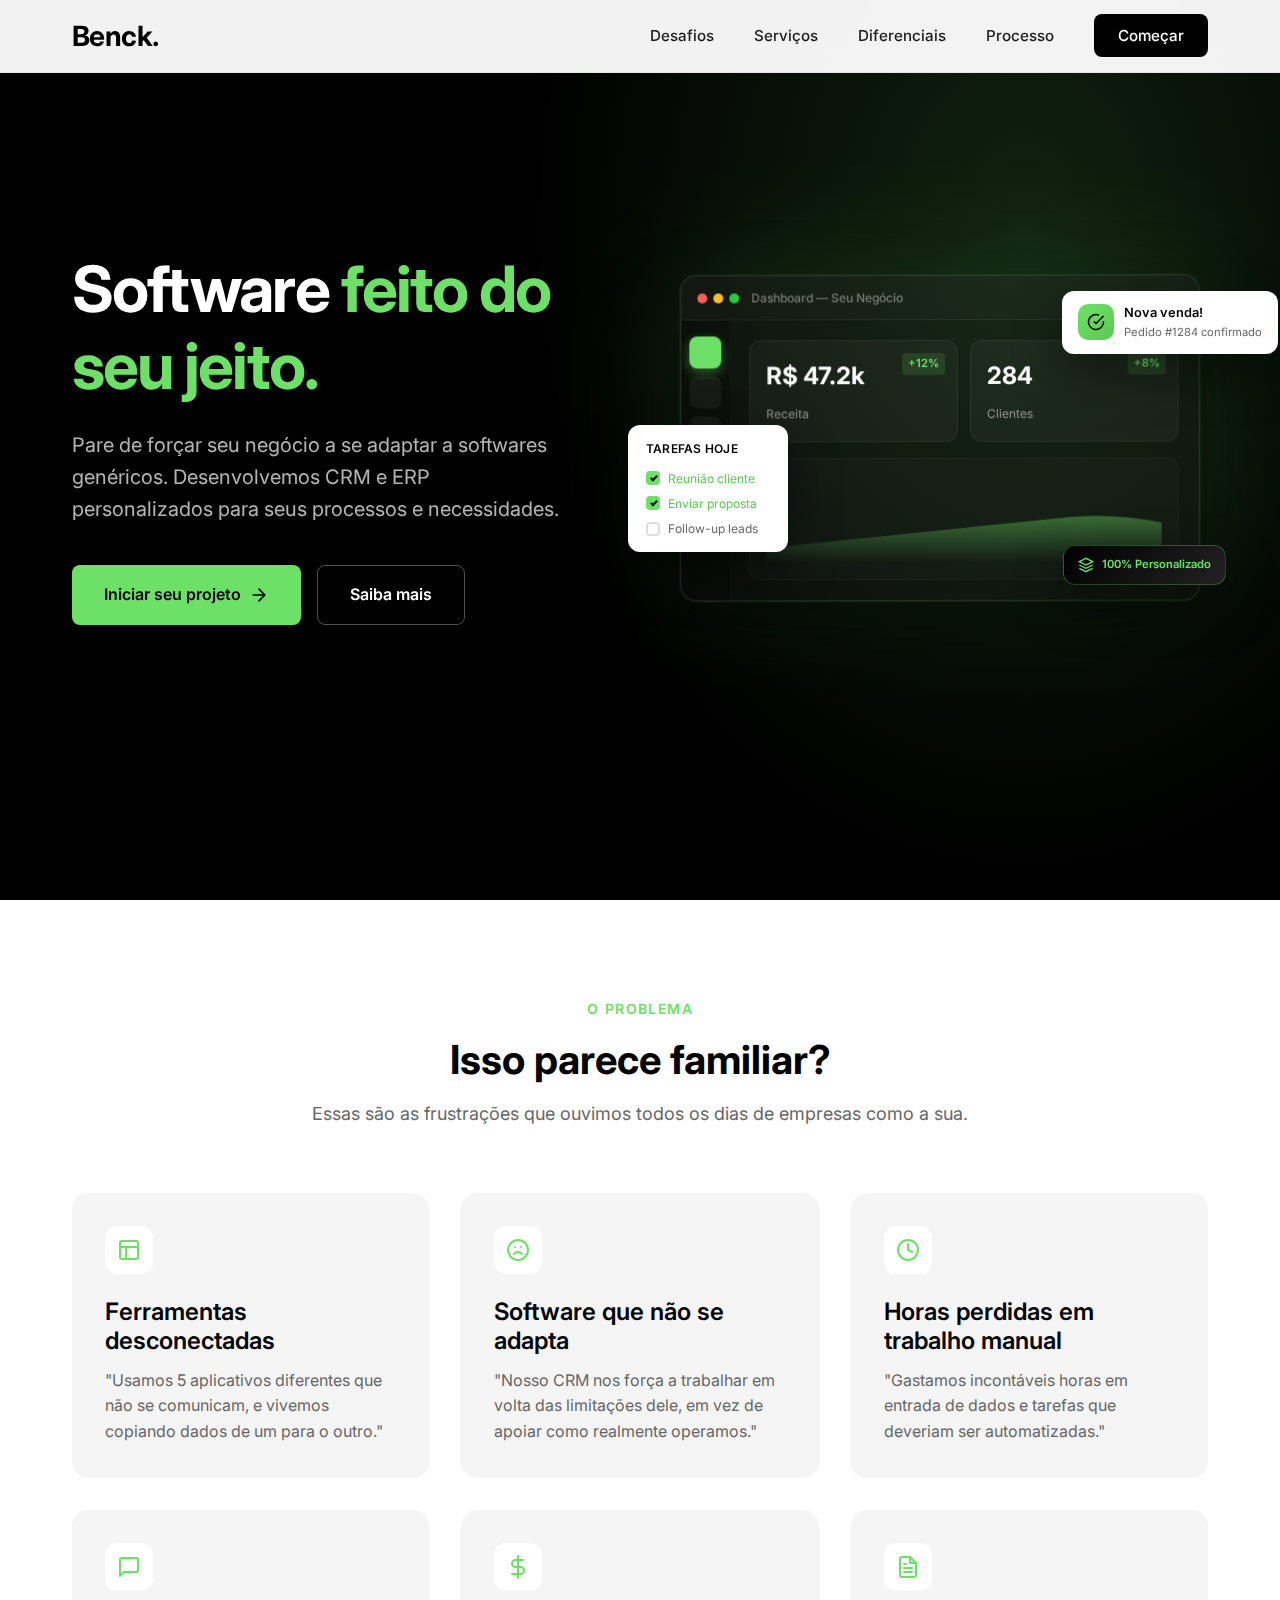
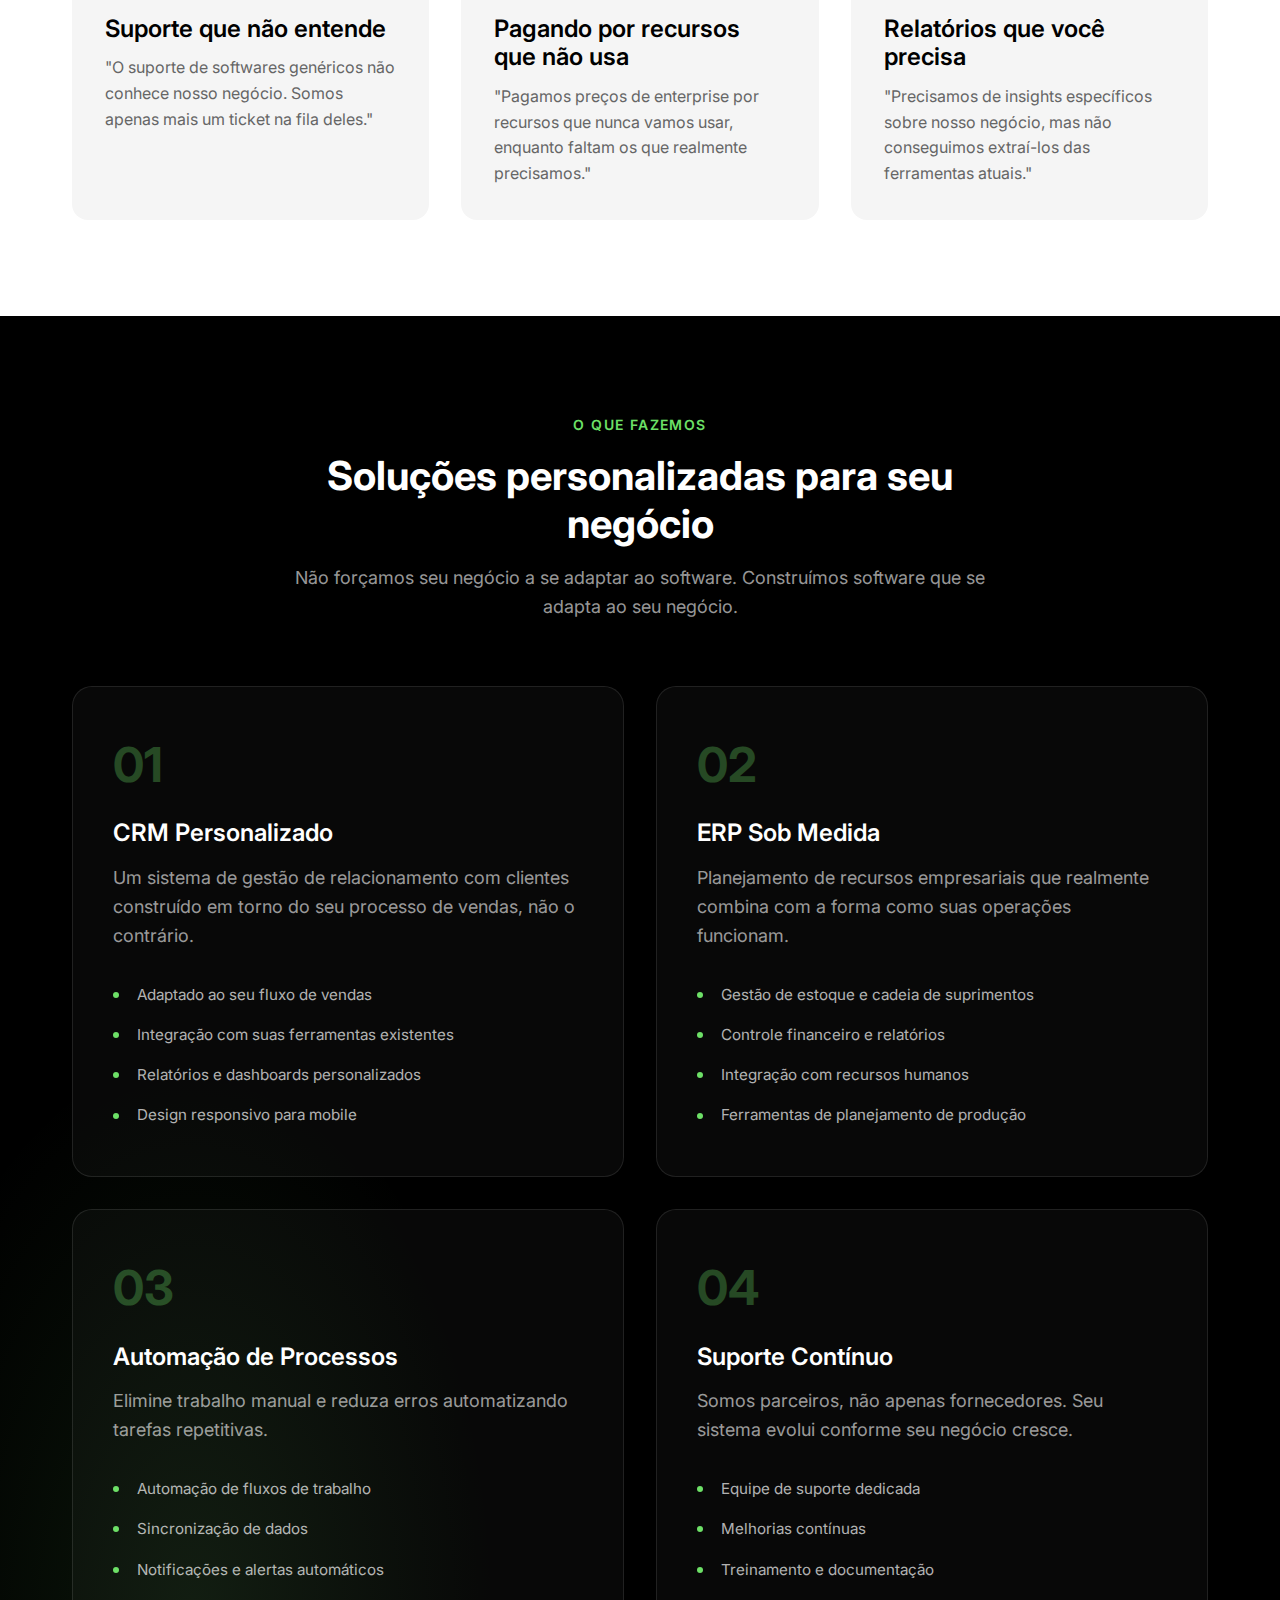
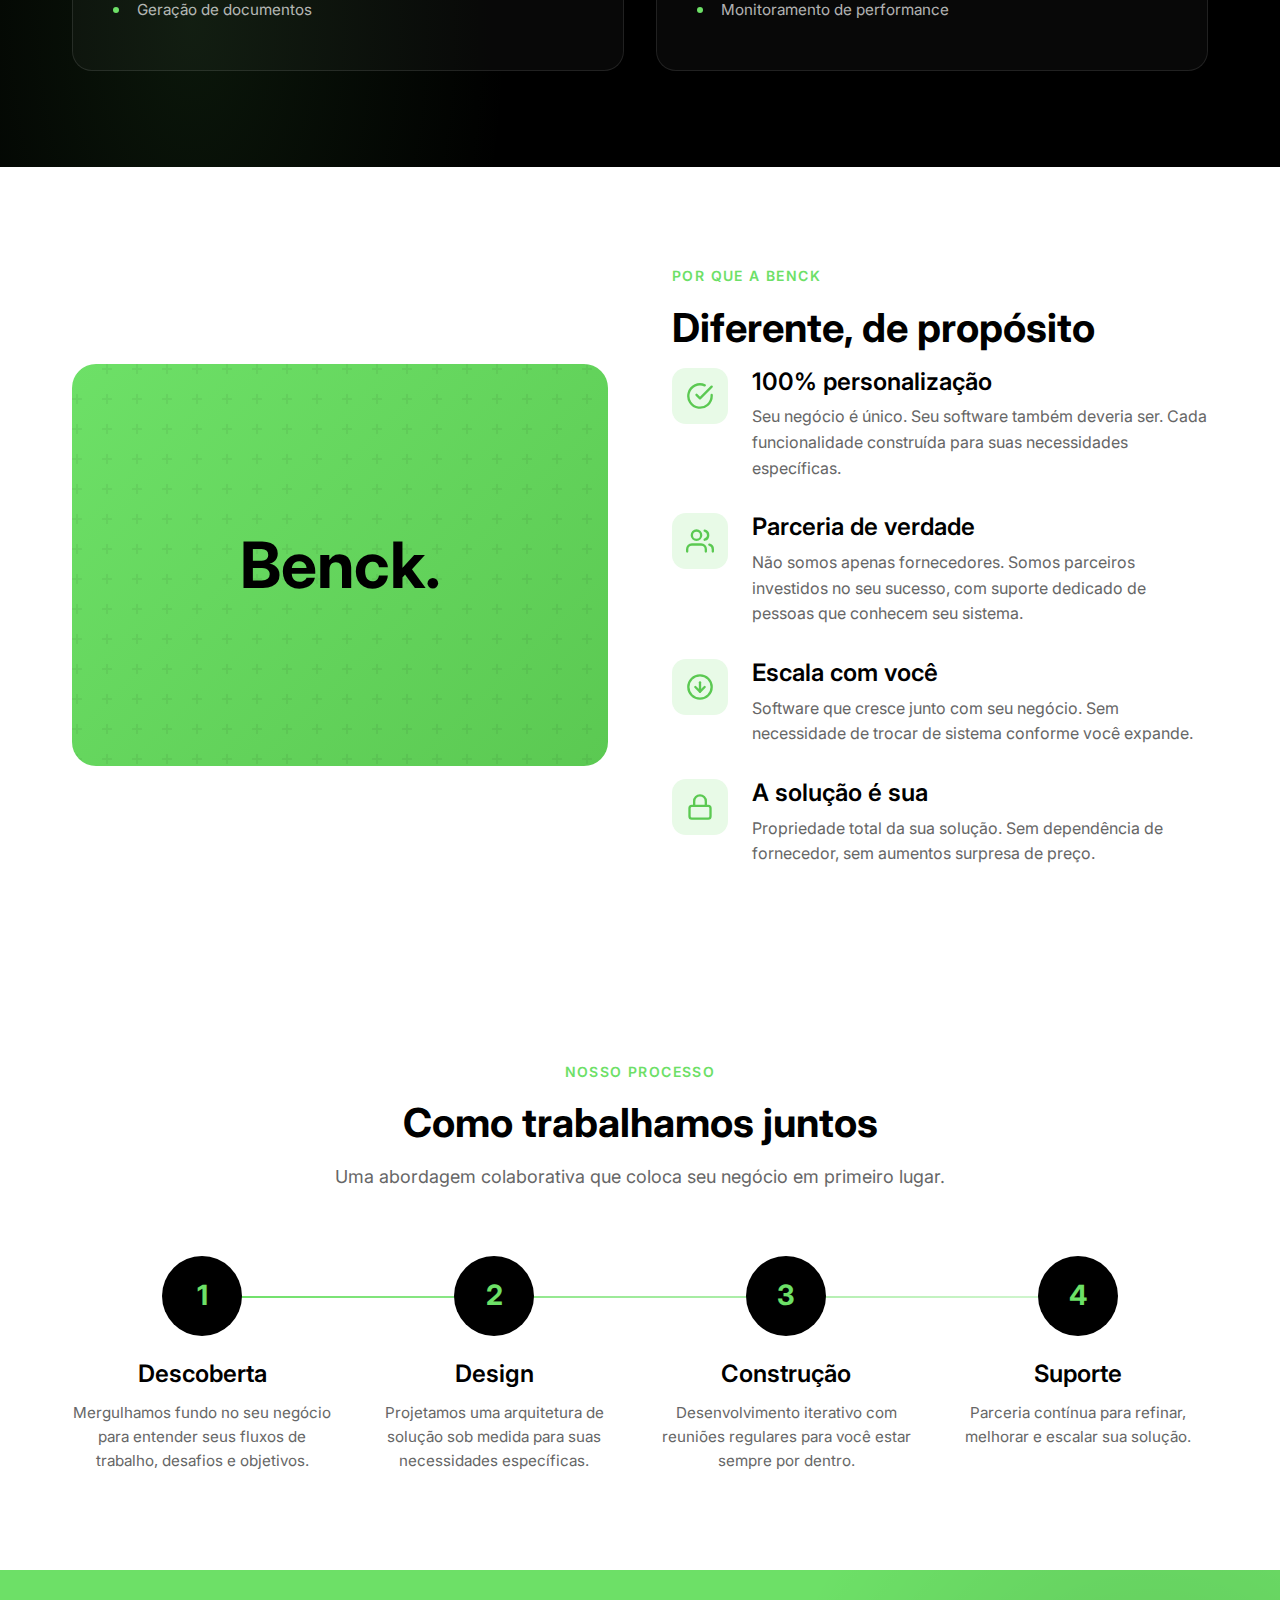
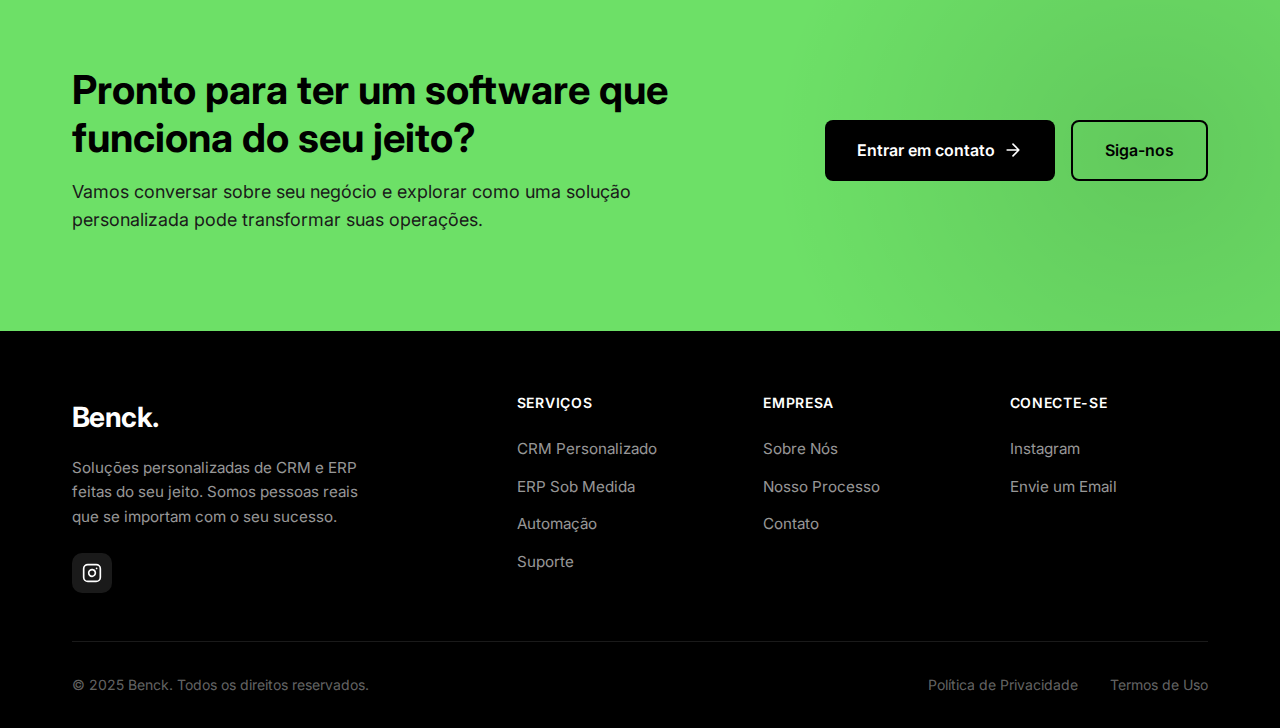
<file: index.html>
<!DOCTYPE html>
<html lang="pt-BR">
  <head>
    <meta charset="UTF-8" />
    <meta name="viewport" content="width=device-width, initial-scale=1.0" />
    <meta
      name="description"
      content="A Benck desenvolve software personalizado de CRM e ERP para pequenas e médias empresas. Diferente de soluções genéricas, criamos aplicações sob medida para o seu negócio."
    />
    <title>Benck. | Feito do seu jeito.</title>
    <link rel="icon" type="image/png" href="assets/images/favicon.png" />

    <!-- Google Fonts - Inter -->
    <link rel="preconnect" href="https://fonts.googleapis.com" />
    <link rel="preconnect" href="https://fonts.gstatic.com" crossorigin />
    <link
      href="https://fonts.googleapis.com/css2?family=Inter:wght@400;500;600;700&display=swap"
      rel="stylesheet"
    />

    <!-- Styles -->
    <link rel="stylesheet" href="assets/css/styles.css" />
  </head>
  <body>
    <!-- Navigation -->
    <nav>
      <div class="container">
        <a href="#" class="logo">Benck.</a>
        <ul class="nav-links">
          <li><a href="#problems">Desafios</a></li>
          <li><a href="#services">Serviços</a></li>
          <li><a href="#benefits">Diferenciais</a></li>
          <li><a href="#process">Processo</a></li>
          <li><a href="#contact" class="nav-cta">Começar</a></li>
        </ul>
        <button class="mobile-menu-btn" aria-label="Menu">
          <span></span>
          <span></span>
          <span></span>
        </button>
      </div>
    </nav>

    <!-- Hero Section -->
    <section class="hero">
      <div class="container">
        <div class="hero-content">
          <h1>Software <span class="highlight">feito do seu jeito.</span></h1>
          <p class="hero-description">
            Pare de forçar seu negócio a se adaptar a softwares genéricos.
            Desenvolvemos CRM e ERP personalizados para seus processos e
            necessidades.
          </p>
          <div class="hero-buttons">
            <a href="#contact" class="btn btn-primary">
              Iniciar seu projeto
              <svg
                width="20"
                height="20"
                viewBox="0 0 24 24"
                fill="none"
                stroke="currentColor"
                stroke-width="2"
                stroke-linecap="round"
                stroke-linejoin="round"
              >
                <path d="M5 12h14M12 5l7 7-7 7" />
              </svg>
            </a>
            <a href="#services" class="btn btn-secondary">Saiba mais</a>
          </div>
        </div>
        <div class="hero-visual">
          <div class="hero-dashboard">
            <!-- Main Dashboard Window -->
            <div class="dashboard-window">
              <div class="window-header">
                <div class="window-dots">
                  <span></span><span></span><span></span>
                </div>
                <div class="window-title">Dashboard — Seu Negócio</div>
              </div>
              <div class="window-content">
                <div class="dashboard-sidebar">
                  <div class="sidebar-item active"></div>
                  <div class="sidebar-item"></div>
                  <div class="sidebar-item"></div>
                  <div class="sidebar-item"></div>
                </div>
                <div class="dashboard-main">
                  <div class="stat-row">
                    <div class="stat-card">
                      <span class="stat-value">R$ 47.2k</span>
                      <span class="stat-label">Receita</span>
                      <div class="stat-trend up">+12%</div>
                    </div>
                    <div class="stat-card">
                      <span class="stat-value">284</span>
                      <span class="stat-label">Clientes</span>
                      <div class="stat-trend up">+8%</div>
                    </div>
                  </div>
                  <div class="chart-area">
                    <svg
                      class="mini-chart"
                      viewBox="0 0 200 60"
                      preserveAspectRatio="none"
                    >
                      <defs>
                        <linearGradient
                          id="chartGradient"
                          x1="0%"
                          y1="0%"
                          x2="0%"
                          y2="100%"
                        >
                          <stop
                            offset="0%"
                            style="stop-color: #6de067; stop-opacity: 0.4"
                          />
                          <stop
                            offset="100%"
                            style="stop-color: #6de067; stop-opacity: 0"
                          />
                        </linearGradient>
                      </defs>
                      <path
                        class="chart-fill"
                        d="M0,60 L0,45 Q25,40 50,35 T100,25 T150,15 T200,20 L200,60 Z"
                        fill="url(#chartGradient)"
                      />
                      <path
                        class="chart-line"
                        d="M0,45 Q25,40 50,35 T100,25 T150,15 T200,20"
                        fill="none"
                        stroke="#6de067"
                        stroke-width="2"
                      />
                    </svg>
                  </div>
                </div>
              </div>
            </div>

            <!-- Floating Elements -->
            <div class="floating-element float-notification">
              <div class="notif-icon">
                <svg
                  viewBox="0 0 24 24"
                  fill="none"
                  stroke="currentColor"
                  stroke-width="2"
                >
                  <path d="M22 11.08V12a10 10 0 1 1-5.93-9.14" />
                  <polyline points="22 4 12 14.01 9 11.01" />
                </svg>
              </div>
              <div class="notif-text">
                <strong>Nova venda!</strong>
                <span>Pedido #1284 confirmado</span>
              </div>
            </div>

            <div class="floating-element float-widget">
              <div class="widget-header">Tarefas Hoje</div>
              <div class="widget-tasks">
                <div class="task-item done"><span></span>Reunião cliente</div>
                <div class="task-item done"><span></span>Enviar proposta</div>
                <div class="task-item"><span></span>Follow-up leads</div>
              </div>
            </div>

            <div class="floating-element float-badge">
              <svg
                viewBox="0 0 24 24"
                fill="none"
                stroke="currentColor"
                stroke-width="2"
              >
                <path
                  d="M12 2L2 7l10 5 10-5-10-5zM2 17l10 5 10-5M2 12l10 5 10-5"
                />
              </svg>
              <span>100% Personalizado</span>
            </div>
          </div>
        </div>
      </div>
    </section>

    <!-- Problems Section -->
    <section class="problems" id="problems">
      <div class="container">
        <div class="section-header">
          <span class="section-label">O Problema</span>
          <h2>Isso parece familiar?</h2>
          <p>
            Essas são as frustrações que ouvimos todos os dias de empresas como
            a sua.
          </p>
        </div>
        <div class="problems-grid">
          <div class="problem-card">
            <div class="problem-icon">
              <svg
                viewBox="0 0 24 24"
                fill="none"
                stroke="currentColor"
                stroke-width="2"
                stroke-linecap="round"
                stroke-linejoin="round"
              >
                <rect x="3" y="3" width="18" height="18" rx="2" ry="2" />
                <line x1="3" y1="9" x2="21" y2="9" />
                <line x1="9" y1="21" x2="9" y2="9" />
              </svg>
            </div>
            <h3>Ferramentas desconectadas</h3>
            <p>
              "Usamos 5 aplicativos diferentes que não se comunicam, e vivemos
              copiando dados de um para o outro."
            </p>
          </div>
          <div class="problem-card">
            <div class="problem-icon">
              <svg
                viewBox="0 0 24 24"
                fill="none"
                stroke="currentColor"
                stroke-width="2"
                stroke-linecap="round"
                stroke-linejoin="round"
              >
                <circle cx="12" cy="12" r="10" />
                <path d="M16 16s-1.5-2-4-2-4 2-4 2" />
                <line x1="9" y1="9" x2="9.01" y2="9" />
                <line x1="15" y1="9" x2="15.01" y2="9" />
              </svg>
            </div>
            <h3>Software que não se adapta</h3>
            <p>
              "Nosso CRM nos força a trabalhar em volta das limitações dele, em
              vez de apoiar como realmente operamos."
            </p>
          </div>
          <div class="problem-card">
            <div class="problem-icon">
              <svg
                viewBox="0 0 24 24"
                fill="none"
                stroke="currentColor"
                stroke-width="2"
                stroke-linecap="round"
                stroke-linejoin="round"
              >
                <circle cx="12" cy="12" r="10" />
                <polyline points="12 6 12 12 16 14" />
              </svg>
            </div>
            <h3>Horas perdidas em trabalho manual</h3>
            <p>
              "Gastamos incontáveis horas em entrada de dados e tarefas que
              deveriam ser automatizadas."
            </p>
          </div>
          <div class="problem-card">
            <div class="problem-icon">
              <svg
                viewBox="0 0 24 24"
                fill="none"
                stroke="currentColor"
                stroke-width="2"
                stroke-linecap="round"
                stroke-linejoin="round"
              >
                <path
                  d="M21 15a2 2 0 0 1-2 2H7l-4 4V5a2 2 0 0 1 2-2h14a2 2 0 0 1 2 2z"
                />
              </svg>
            </div>
            <h3>Suporte que não entende</h3>
            <p>
              "O suporte de softwares genéricos não conhece nosso negócio. Somos
              apenas mais um ticket na fila deles."
            </p>
          </div>
          <div class="problem-card">
            <div class="problem-icon">
              <svg
                viewBox="0 0 24 24"
                fill="none"
                stroke="currentColor"
                stroke-width="2"
                stroke-linecap="round"
                stroke-linejoin="round"
              >
                <line x1="12" y1="1" x2="12" y2="23" />
                <path d="M17 5H9.5a3.5 3.5 0 0 0 0 7h5a3.5 3.5 0 0 1 0 7H6" />
              </svg>
            </div>
            <h3>Pagando por recursos que não usa</h3>
            <p>
              "Pagamos preços de enterprise por recursos que nunca vamos usar,
              enquanto faltam os que realmente precisamos."
            </p>
          </div>
          <div class="problem-card">
            <div class="problem-icon">
              <svg
                viewBox="0 0 24 24"
                fill="none"
                stroke="currentColor"
                stroke-width="2"
                stroke-linecap="round"
                stroke-linejoin="round"
              >
                <path
                  d="M14 2H6a2 2 0 0 0-2 2v16a2 2 0 0 0 2 2h12a2 2 0 0 0 2-2V8z"
                />
                <polyline points="14 2 14 8 20 8" />
                <line x1="16" y1="13" x2="8" y2="13" />
                <line x1="16" y1="17" x2="8" y2="17" />
                <polyline points="10 9 9 9 8 9" />
              </svg>
            </div>
            <h3>Relatórios que você precisa</h3>
            <p>
              "Precisamos de insights específicos sobre nosso negócio, mas não
              conseguimos extraí-los das ferramentas atuais."
            </p>
          </div>
        </div>
      </div>
    </section>

    <!-- Services Section -->
    <section class="services" id="services">
      <div class="container">
        <div class="section-header">
          <span class="section-label">O Que Fazemos</span>
          <h2>Soluções personalizadas para seu negócio</h2>
          <p>
            Não forçamos seu negócio a se adaptar ao software. Construímos
            software que se adapta ao seu negócio.
          </p>
        </div>
        <div class="services-grid">
          <div class="service-card">
            <div class="service-number">01</div>
            <h3>CRM Personalizado</h3>
            <p>
              Um sistema de gestão de relacionamento com clientes construído em
              torno do seu processo de vendas, não o contrário.
            </p>
            <ul class="service-features">
              <li>Adaptado ao seu fluxo de vendas</li>
              <li>Integração com suas ferramentas existentes</li>
              <li>Relatórios e dashboards personalizados</li>
              <li>Design responsivo para mobile</li>
            </ul>
          </div>
          <div class="service-card">
            <div class="service-number">02</div>
            <h3>ERP Sob Medida</h3>
            <p>
              Planejamento de recursos empresariais que realmente combina com a
              forma como suas operações funcionam.
            </p>
            <ul class="service-features">
              <li>Gestão de estoque e cadeia de suprimentos</li>
              <li>Controle financeiro e relatórios</li>
              <li>Integração com recursos humanos</li>
              <li>Ferramentas de planejamento de produção</li>
            </ul>
          </div>
          <div class="service-card">
            <div class="service-number">03</div>
            <h3>Automação de Processos</h3>
            <p>
              Elimine trabalho manual e reduza erros automatizando tarefas
              repetitivas.
            </p>
            <ul class="service-features">
              <li>Automação de fluxos de trabalho</li>
              <li>Sincronização de dados</li>
              <li>Notificações e alertas automáticos</li>
              <li>Geração de documentos</li>
            </ul>
          </div>
          <div class="service-card">
            <div class="service-number">04</div>
            <h3>Suporte Contínuo</h3>
            <p>
              Somos parceiros, não apenas fornecedores. Seu sistema evolui
              conforme seu negócio cresce.
            </p>
            <ul class="service-features">
              <li>Equipe de suporte dedicada</li>
              <li>Melhorias contínuas</li>
              <li>Treinamento e documentação</li>
              <li>Monitoramento de performance</li>
            </ul>
          </div>
        </div>
      </div>
    </section>

    <!-- Benefits Section -->
    <section class="benefits" id="benefits">
      <div class="container">
        <div class="benefits-content">
          <div class="benefits-visual">
            <div class="benefits-image">
              <span class="benefits-image-text">Benck.</span>
            </div>
          </div>
          <div class="benefits-text">
            <span class="section-label">Por Que a Benck</span>
            <h2>Diferente, de propósito</h2>
            <div class="benefits-list">
              <div class="benefit-item">
                <div class="benefit-icon">
                  <svg
                    viewBox="0 0 24 24"
                    fill="none"
                    stroke="currentColor"
                    stroke-width="2"
                    stroke-linecap="round"
                    stroke-linejoin="round"
                  >
                    <path d="M22 11.08V12a10 10 0 1 1-5.93-9.14" />
                    <polyline points="22 4 12 14.01 9 11.01" />
                  </svg>
                </div>
                <div class="benefit-content">
                  <h3>100% personalização</h3>
                  <p>
                    Seu negócio é único. Seu software também deveria ser. Cada
                    funcionalidade construída para suas necessidades
                    específicas.
                  </p>
                </div>
              </div>
              <div class="benefit-item">
                <div class="benefit-icon">
                  <svg
                    viewBox="0 0 24 24"
                    fill="none"
                    stroke="currentColor"
                    stroke-width="2"
                    stroke-linecap="round"
                    stroke-linejoin="round"
                  >
                    <path d="M17 21v-2a4 4 0 0 0-4-4H5a4 4 0 0 0-4 4v2" />
                    <circle cx="9" cy="7" r="4" />
                    <path
                      d="M23 21v-2a4 4 0 0 0-3-3.87M16 3.13a4 4 0 0 1 0 7.75"
                    />
                  </svg>
                </div>
                <div class="benefit-content">
                  <h3>Parceria de verdade</h3>
                  <p>
                    Não somos apenas fornecedores. Somos parceiros investidos no
                    seu sucesso, com suporte dedicado de pessoas que conhecem
                    seu sistema.
                  </p>
                </div>
              </div>
              <div class="benefit-item">
                <div class="benefit-icon">
                  <svg
                    viewBox="0 0 24 24"
                    fill="none"
                    stroke="currentColor"
                    stroke-width="2"
                    stroke-linecap="round"
                    stroke-linejoin="round"
                  >
                    <circle cx="12" cy="12" r="10" />
                    <polyline points="8 12 12 16 16 12" />
                    <line x1="12" y1="8" x2="12" y2="16" />
                  </svg>
                </div>
                <div class="benefit-content">
                  <h3>Escala com você</h3>
                  <p>
                    Software que cresce junto com seu negócio. Sem necessidade
                    de trocar de sistema conforme você expande.
                  </p>
                </div>
              </div>
              <div class="benefit-item">
                <div class="benefit-icon">
                  <svg
                    viewBox="0 0 24 24"
                    fill="none"
                    stroke="currentColor"
                    stroke-width="2"
                    stroke-linecap="round"
                    stroke-linejoin="round"
                  >
                    <rect x="3" y="11" width="18" height="11" rx="2" ry="2" />
                    <path d="M7 11V7a5 5 0 0 1 10 0v4" />
                  </svg>
                </div>
                <div class="benefit-content">
                  <h3>A solução é sua</h3>
                  <p>
                    Propriedade total da sua solução. Sem dependência de
                    fornecedor, sem aumentos surpresa de preço.
                  </p>
                </div>
              </div>
            </div>
          </div>
        </div>
      </div>
    </section>

    <!-- Process Section -->
    <section class="process" id="process">
      <div class="container">
        <div class="section-header">
          <span class="section-label">Nosso Processo</span>
          <h2>Como trabalhamos juntos</h2>
          <p>
            Uma abordagem colaborativa que coloca seu negócio em primeiro lugar.
          </p>
        </div>
        <div class="process-steps">
          <div class="process-step">
            <div class="step-number">1</div>
            <h3>Descoberta</h3>
            <p>
              Mergulhamos fundo no seu negócio para entender seus fluxos de
              trabalho, desafios e objetivos.
            </p>
          </div>
          <div class="process-step">
            <div class="step-number">2</div>
            <h3>Design</h3>
            <p>
              Projetamos uma arquitetura de solução sob medida para suas
              necessidades específicas.
            </p>
          </div>
          <div class="process-step">
            <div class="step-number">3</div>
            <h3>Construção</h3>
            <p>
              Desenvolvimento iterativo com reuniões regulares para você estar
              sempre por dentro.
            </p>
          </div>
          <div class="process-step">
            <div class="step-number">4</div>
            <h3>Suporte</h3>
            <p>
              Parceria contínua para refinar, melhorar e escalar sua solução.
            </p>
          </div>
        </div>
      </div>
    </section>

    <!-- CTA Section -->
    <section class="cta" id="contact">
      <div class="container">
        <div class="cta-content">
          <h2>Pronto para ter um software que funciona do seu jeito?</h2>
          <p>
            Vamos conversar sobre seu negócio e explorar como uma solução
            personalizada pode transformar suas operações.
          </p>
        </div>
        <div class="cta-buttons">
          <a href="mailto:contact@benck.tech" class="btn btn-dark">
            Entrar em contato
            <svg
              width="20"
              height="20"
              viewBox="0 0 24 24"
              fill="none"
              stroke="currentColor"
              stroke-width="2"
              stroke-linecap="round"
              stroke-linejoin="round"
            >
              <path d="M5 12h14M12 5l7 7-7 7" />
            </svg>
          </a>
          <a
            href="https://www.instagram.com/benck.tech/"
            target="_blank"
            rel="noopener"
            class="btn btn-outline"
            >Siga-nos</a
          >
        </div>
      </div>
    </section>

    <!-- Footer -->
    <footer>
      <div class="container">
        <div class="footer-content">
          <div class="footer-brand">
            <a href="#" class="logo">Benck.</a>
            <p>
              Soluções personalizadas de CRM e ERP feitas do seu jeito. Somos
              pessoas reais que se importam com o seu sucesso.
            </p>
            <div class="footer-social">
              <a
                href="https://www.instagram.com/benck.tech/"
                target="_blank"
                rel="noopener"
                aria-label="Instagram"
              >
                <svg
                  viewBox="0 0 24 24"
                  fill="none"
                  stroke="currentColor"
                  stroke-width="2"
                  stroke-linecap="round"
                  stroke-linejoin="round"
                >
                  <rect x="2" y="2" width="20" height="20" rx="5" ry="5" />
                  <path d="M16 11.37A4 4 0 1 1 12.63 8 4 4 0 0 1 16 11.37z" />
                  <line x1="17.5" y1="6.5" x2="17.51" y2="6.5" />
                </svg>
              </a>
            </div>
          </div>
          <div class="footer-links">
            <h4>Serviços</h4>
            <ul>
              <li><a href="#services">CRM Personalizado</a></li>
              <li><a href="#services">ERP Sob Medida</a></li>
              <li><a href="#services">Automação</a></li>
              <li><a href="#services">Suporte</a></li>
            </ul>
          </div>
          <div class="footer-links">
            <h4>Empresa</h4>
            <ul>
              <li><a href="#benefits">Sobre Nós</a></li>
              <li><a href="#process">Nosso Processo</a></li>
              <li><a href="#contact">Contato</a></li>
            </ul>
          </div>
          <div class="footer-links">
            <h4>Conecte-se</h4>
            <ul>
              <li>
                <a
                  href="https://www.instagram.com/benck.tech/"
                  target="_blank"
                  rel="noopener"
                  >Instagram</a
                >
              </li>
              <li><a href="mailto:contact@benck.tech">Envie um Email</a></li>
            </ul>
          </div>
        </div>
        <div class="footer-bottom">
          <p>&copy; 2025 Benck. Todos os direitos reservados.</p>
          <div class="footer-bottom-links">
            <a href="#">Política de Privacidade</a>
            <a href="#">Termos de Uso</a>
          </div>
        </div>
      </div>
    </footer>

    <!-- Scripts -->
    <script src="assets/js/main.js"></script>
  </body>
</html>
</file>
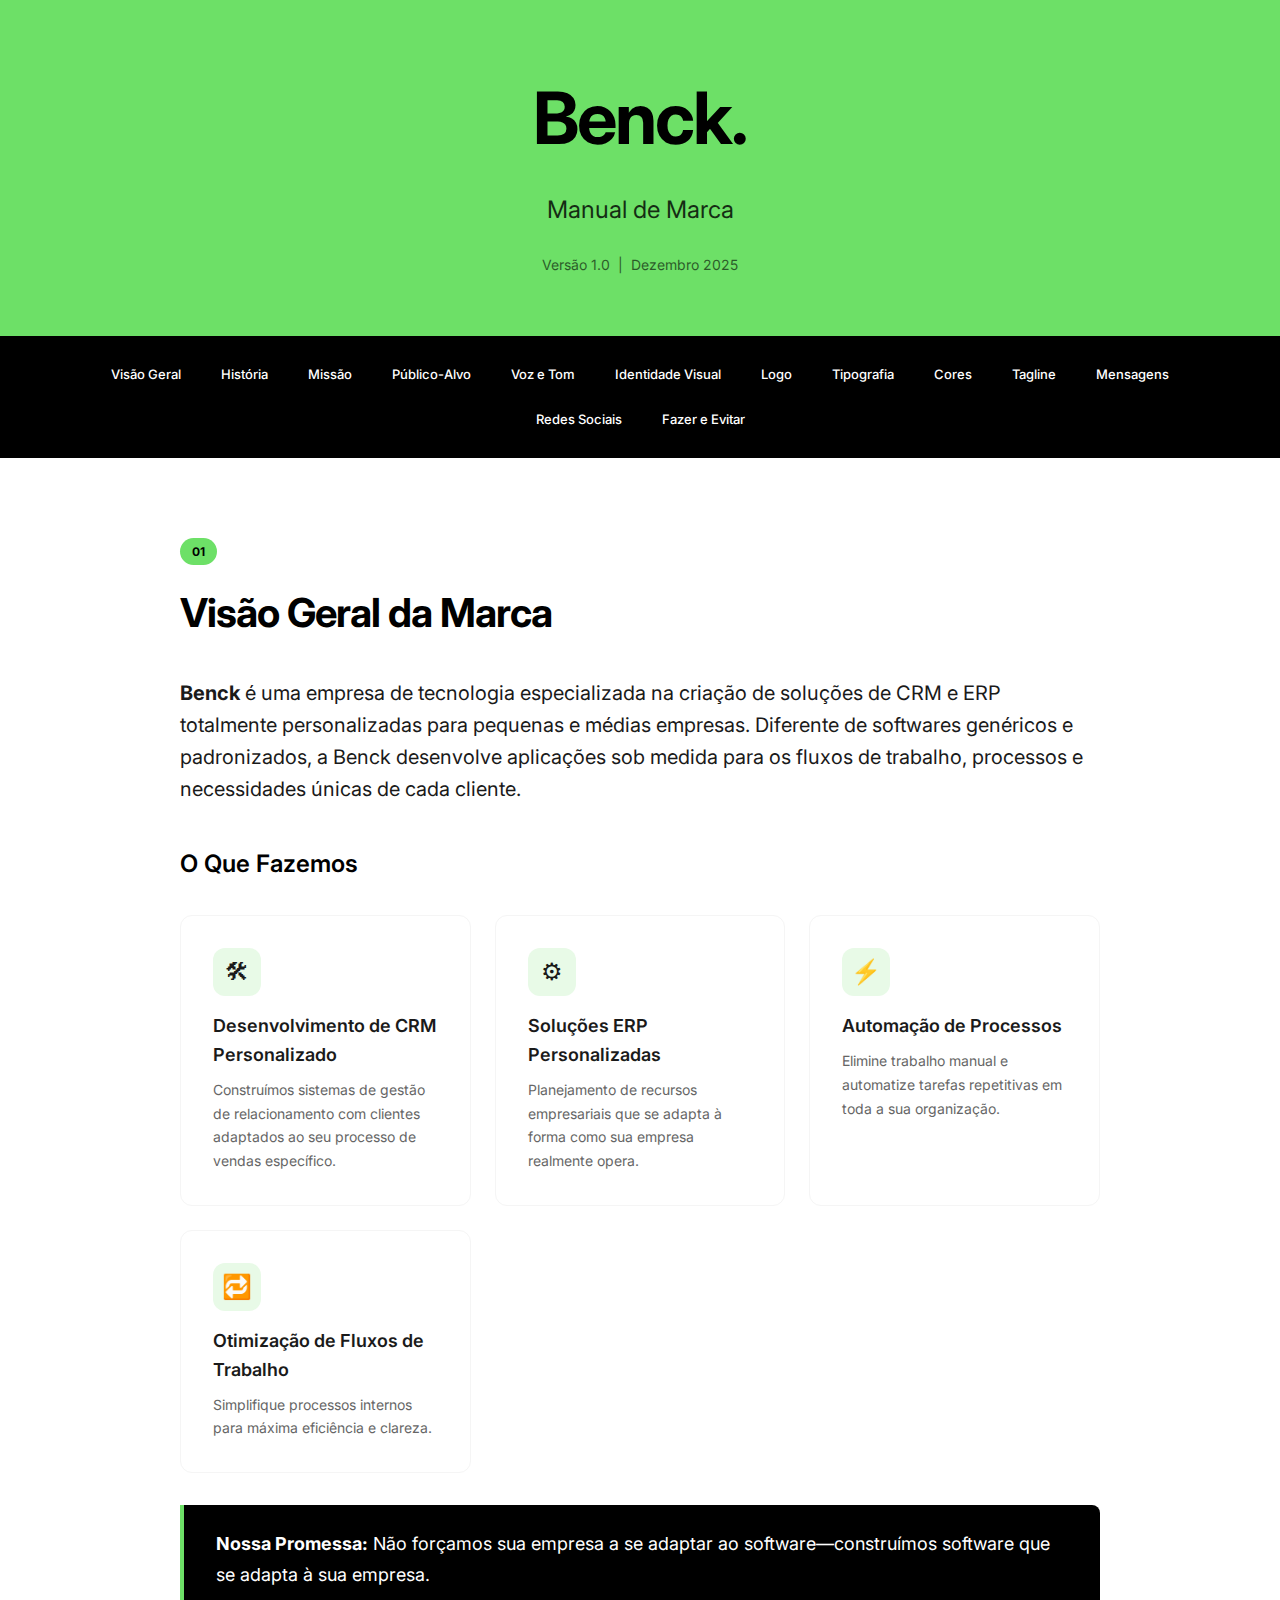
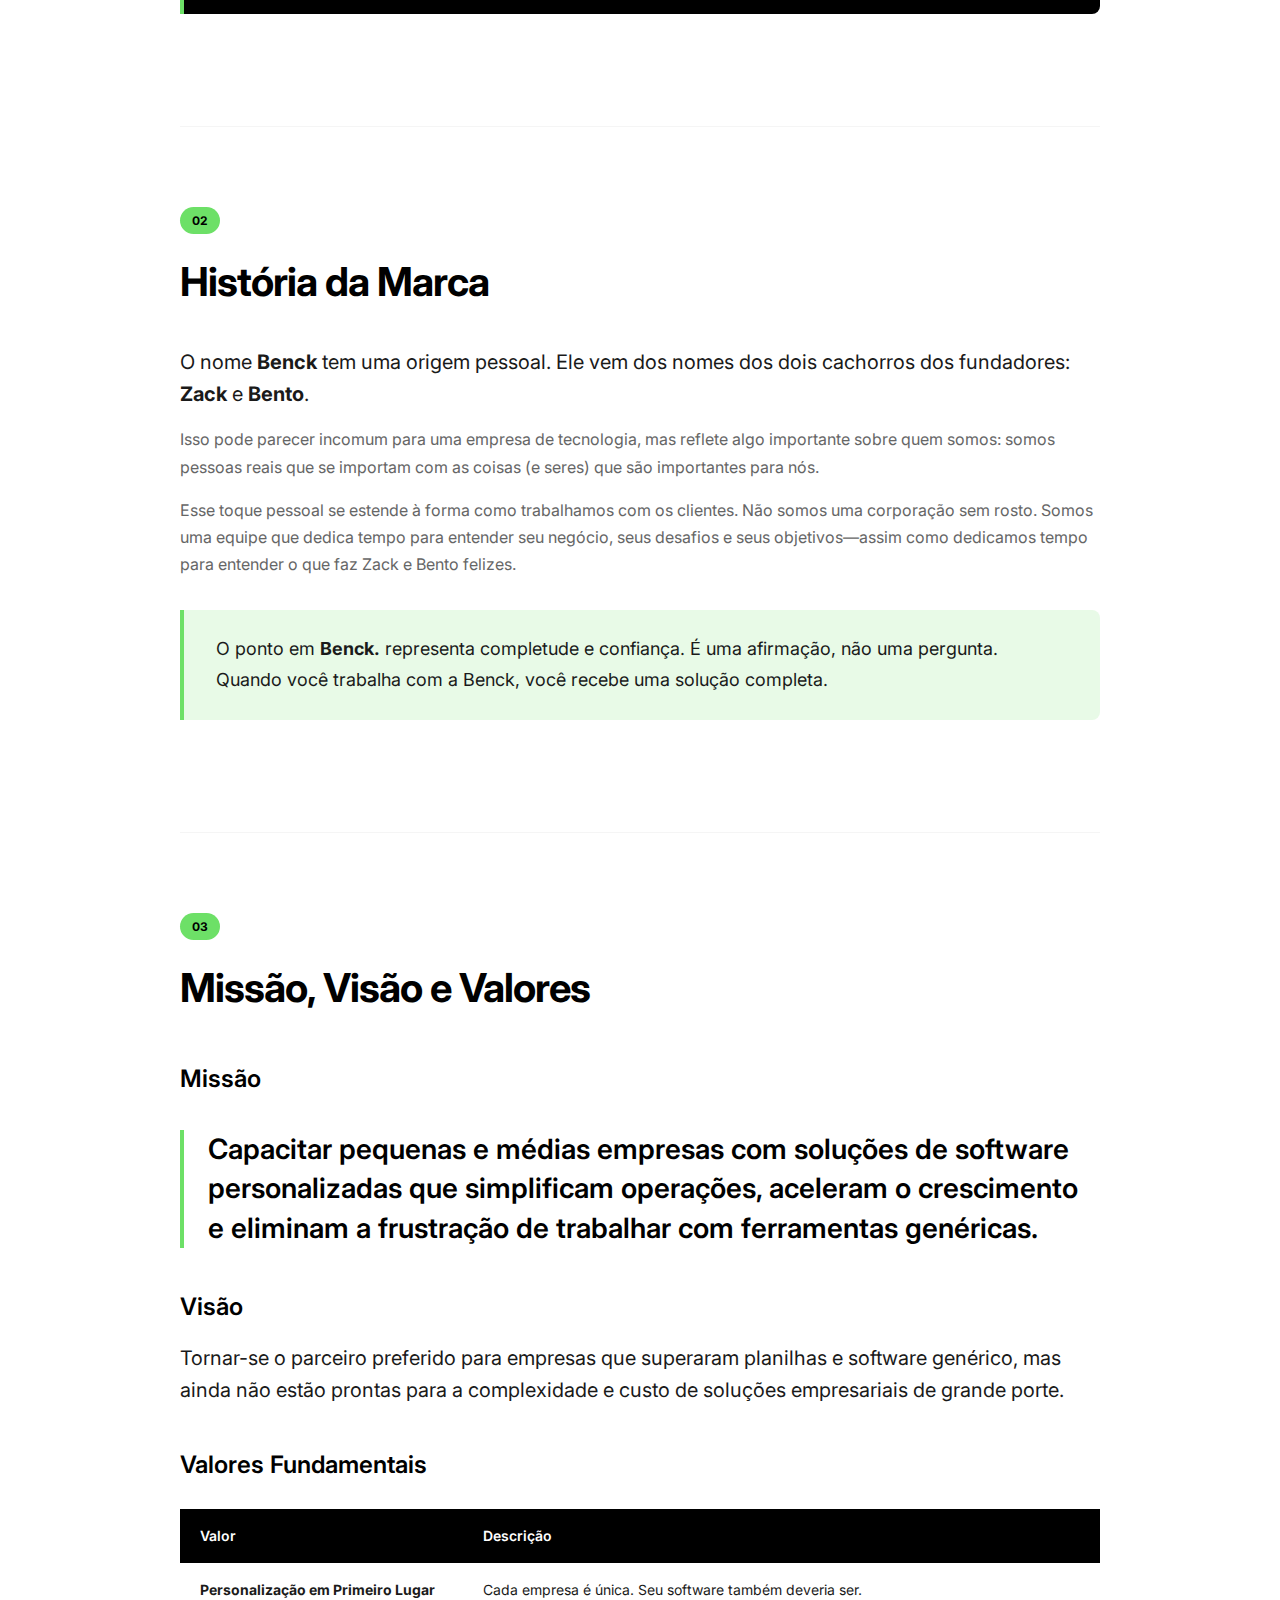
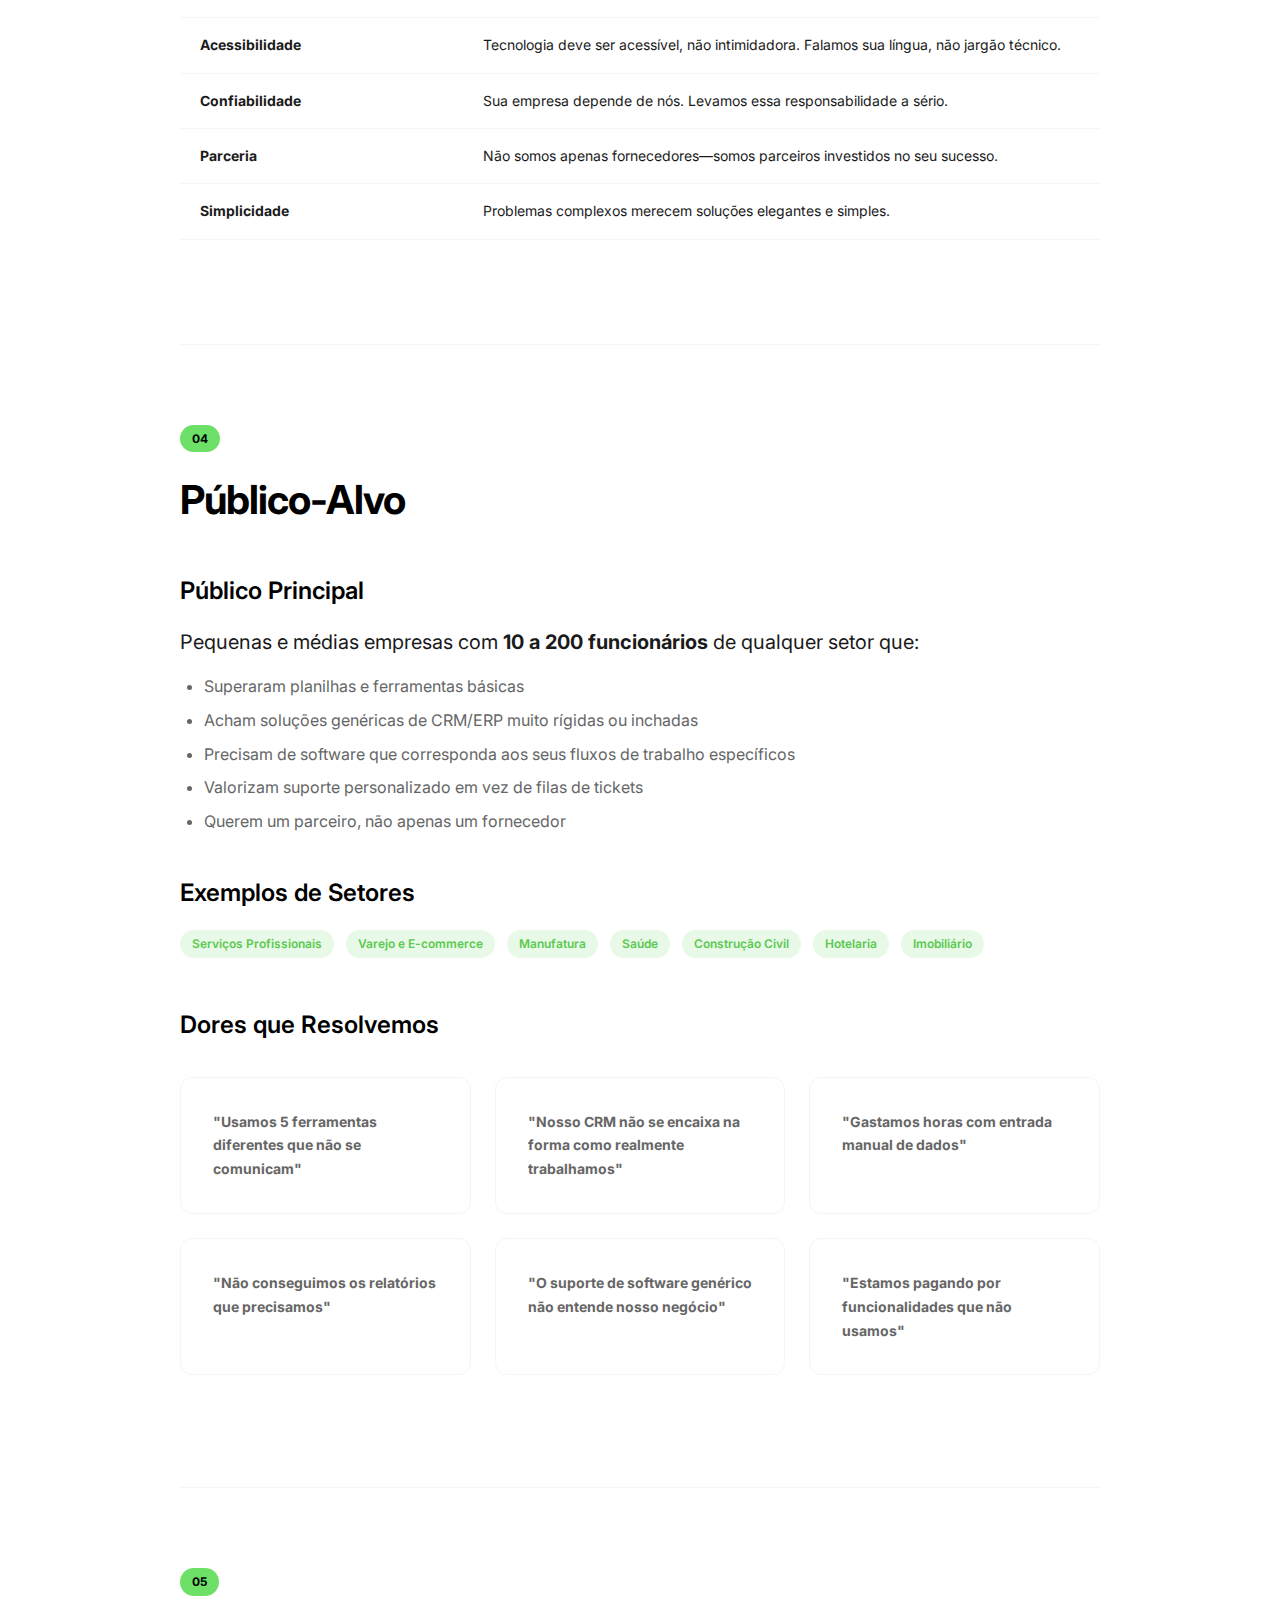
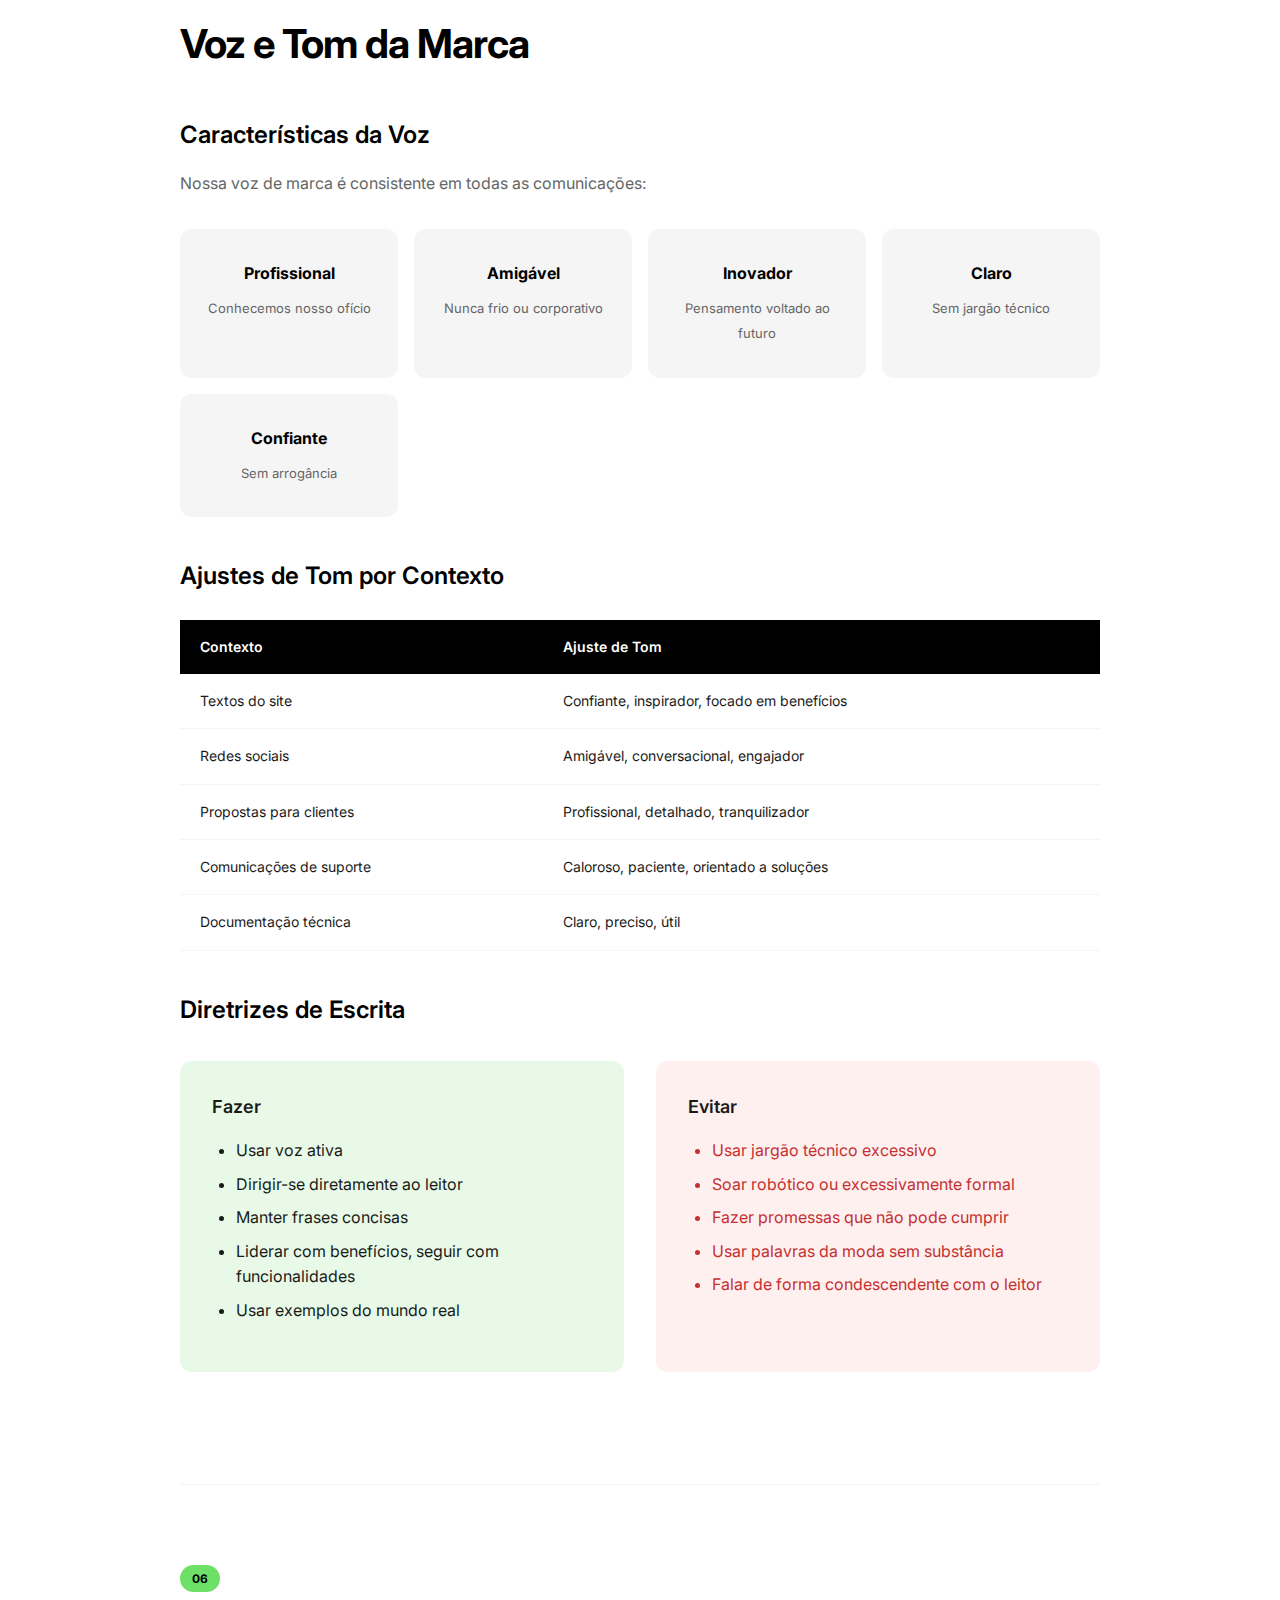
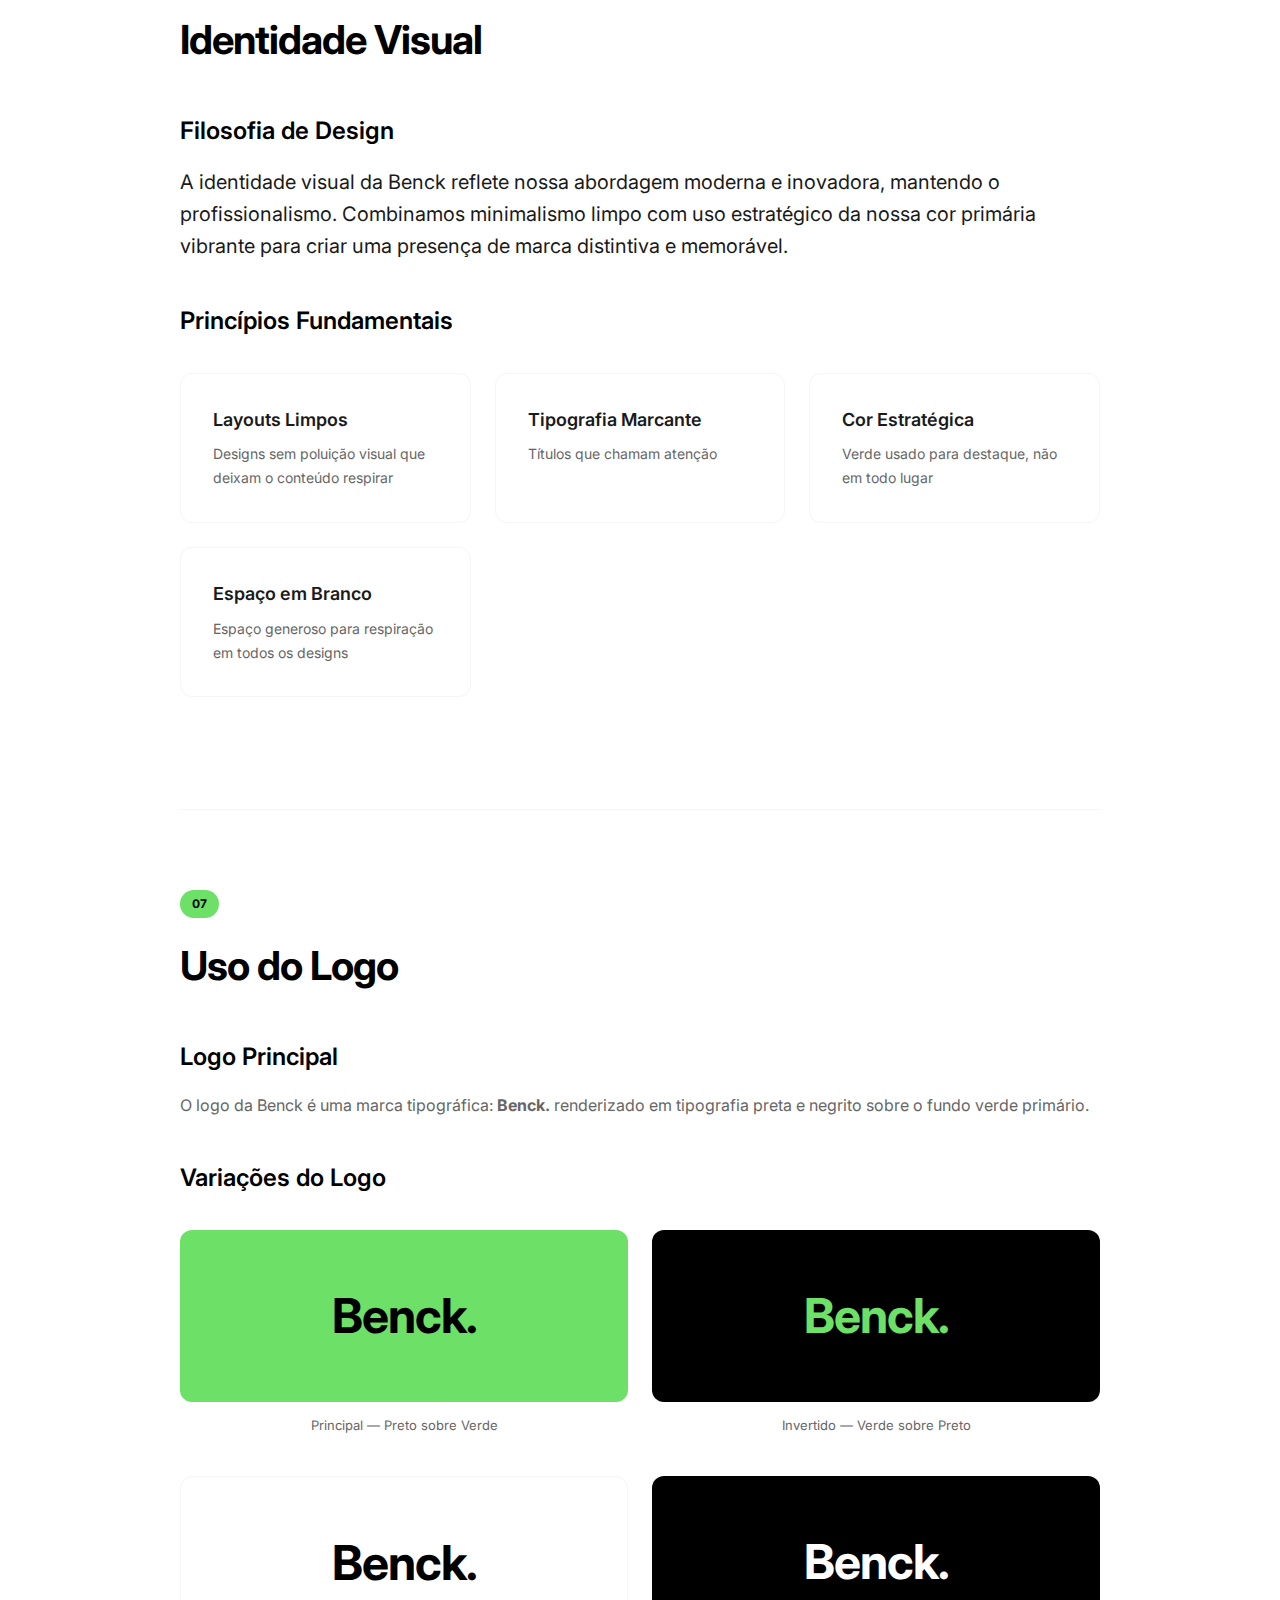
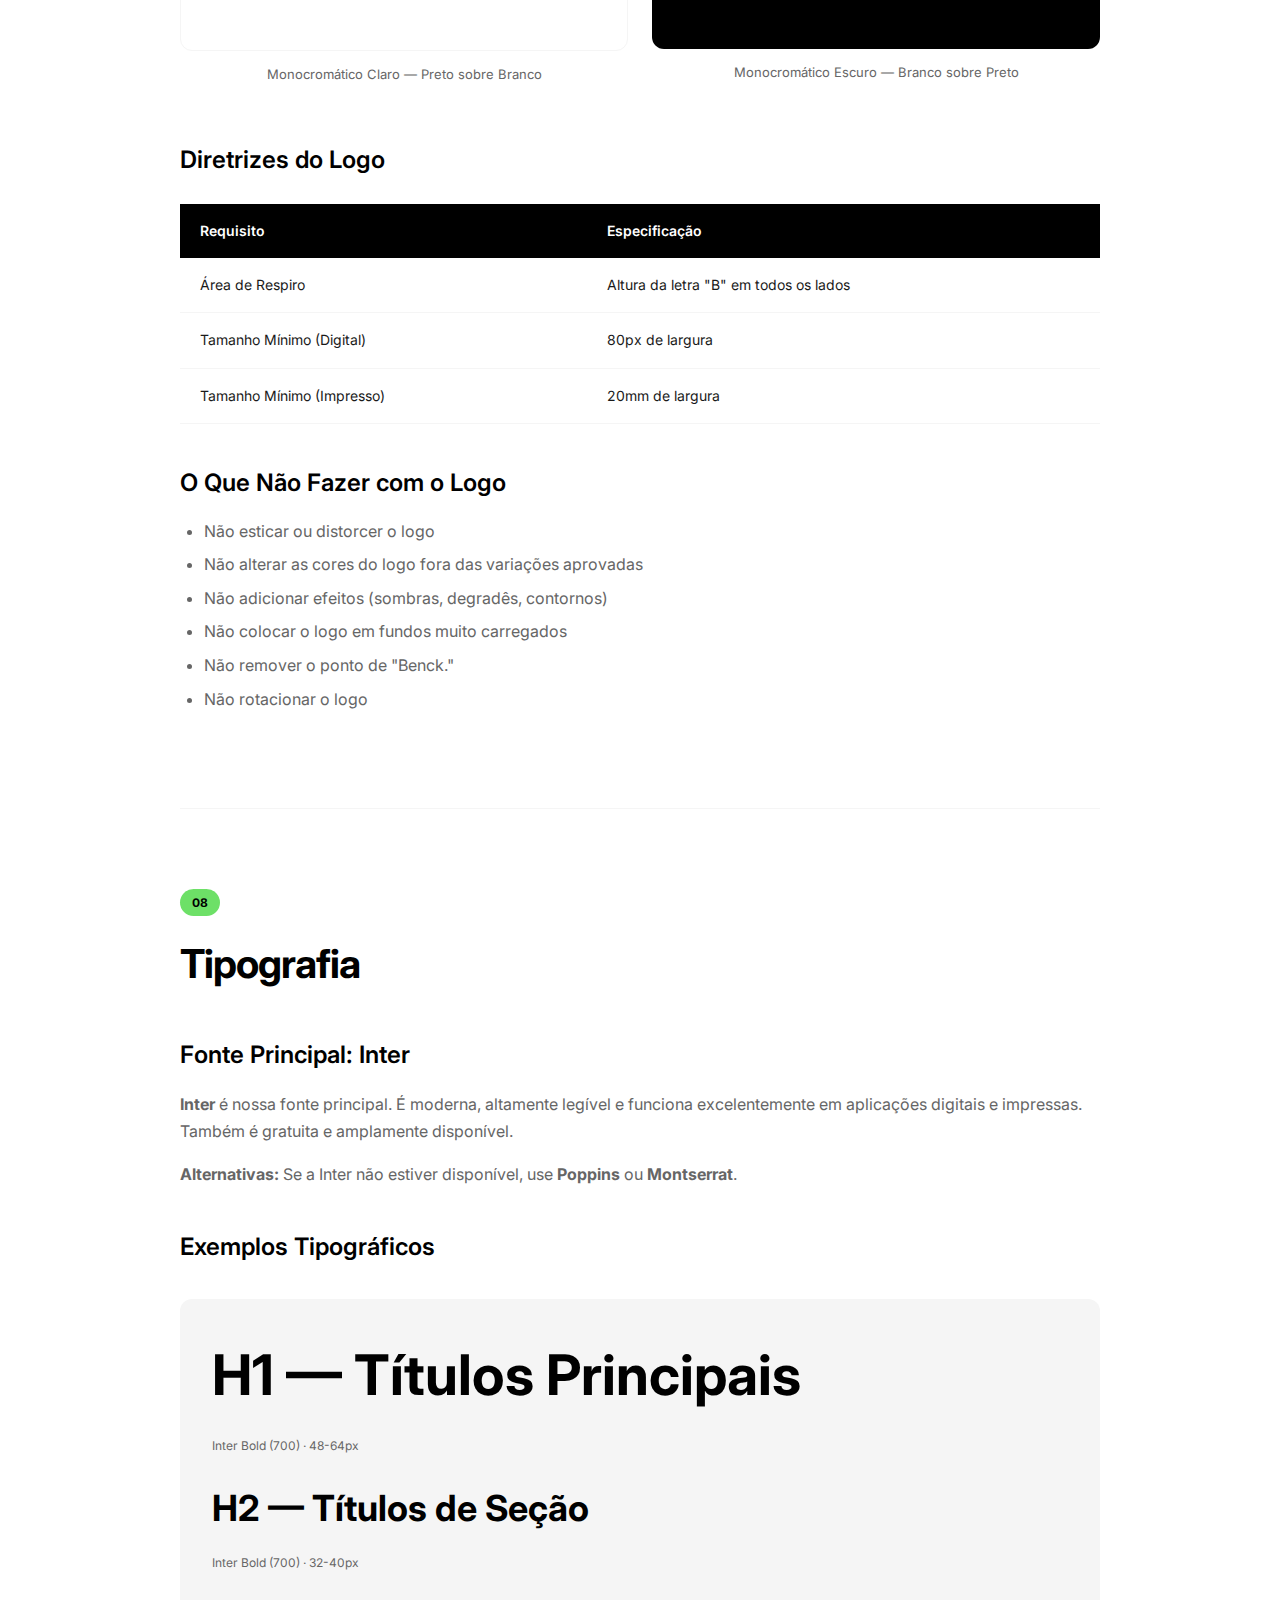
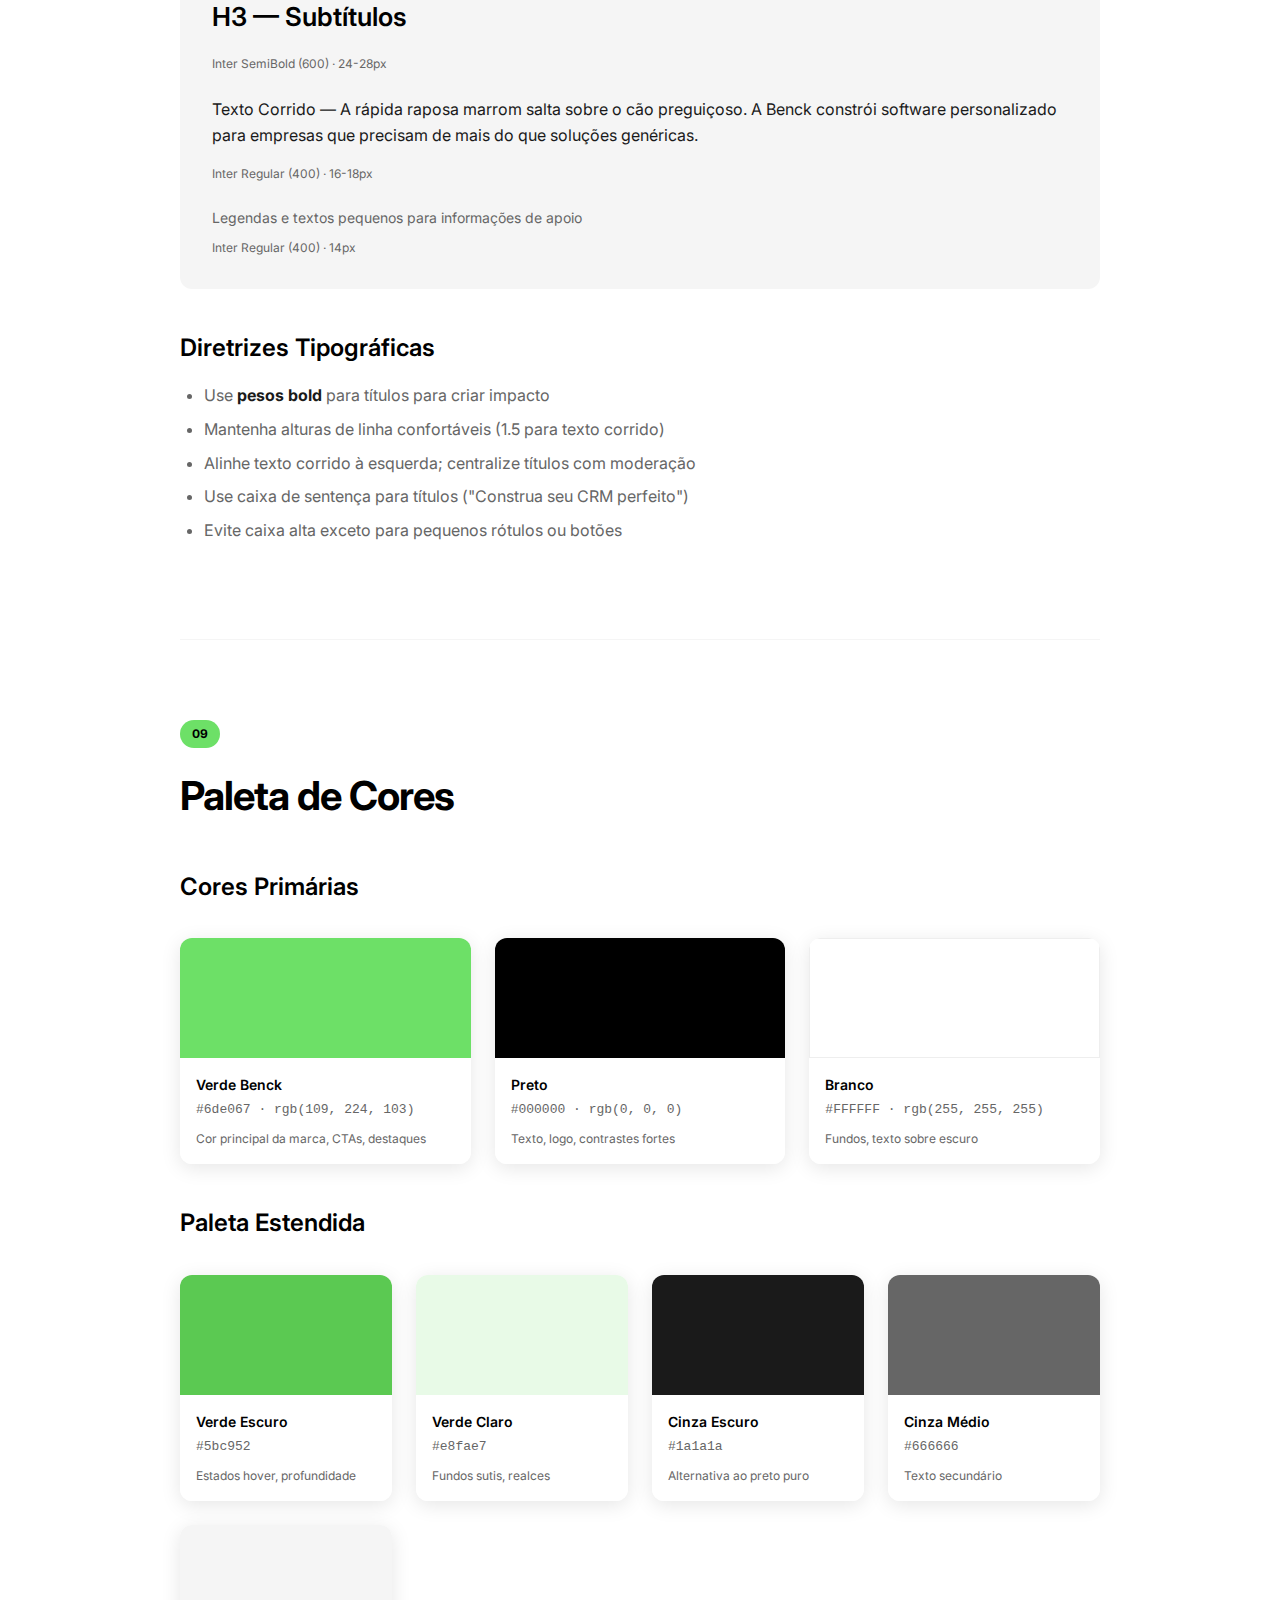
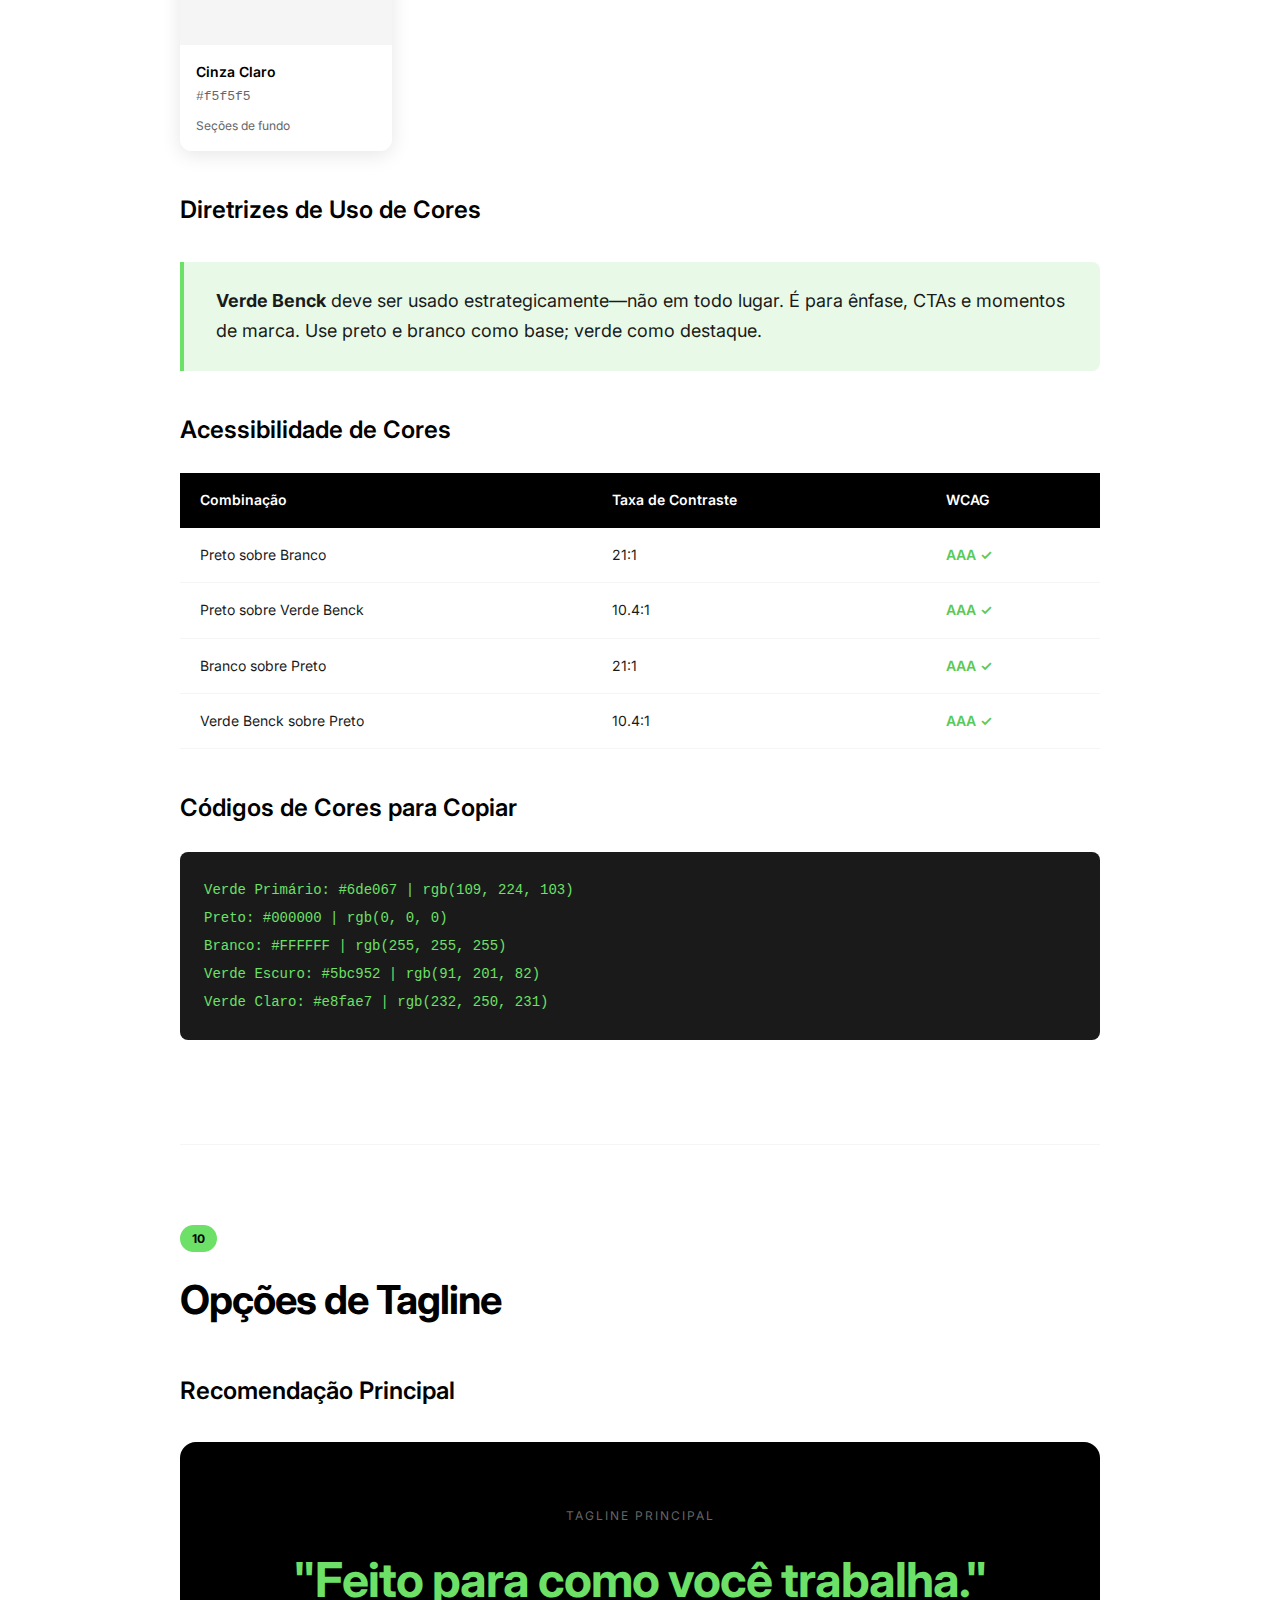
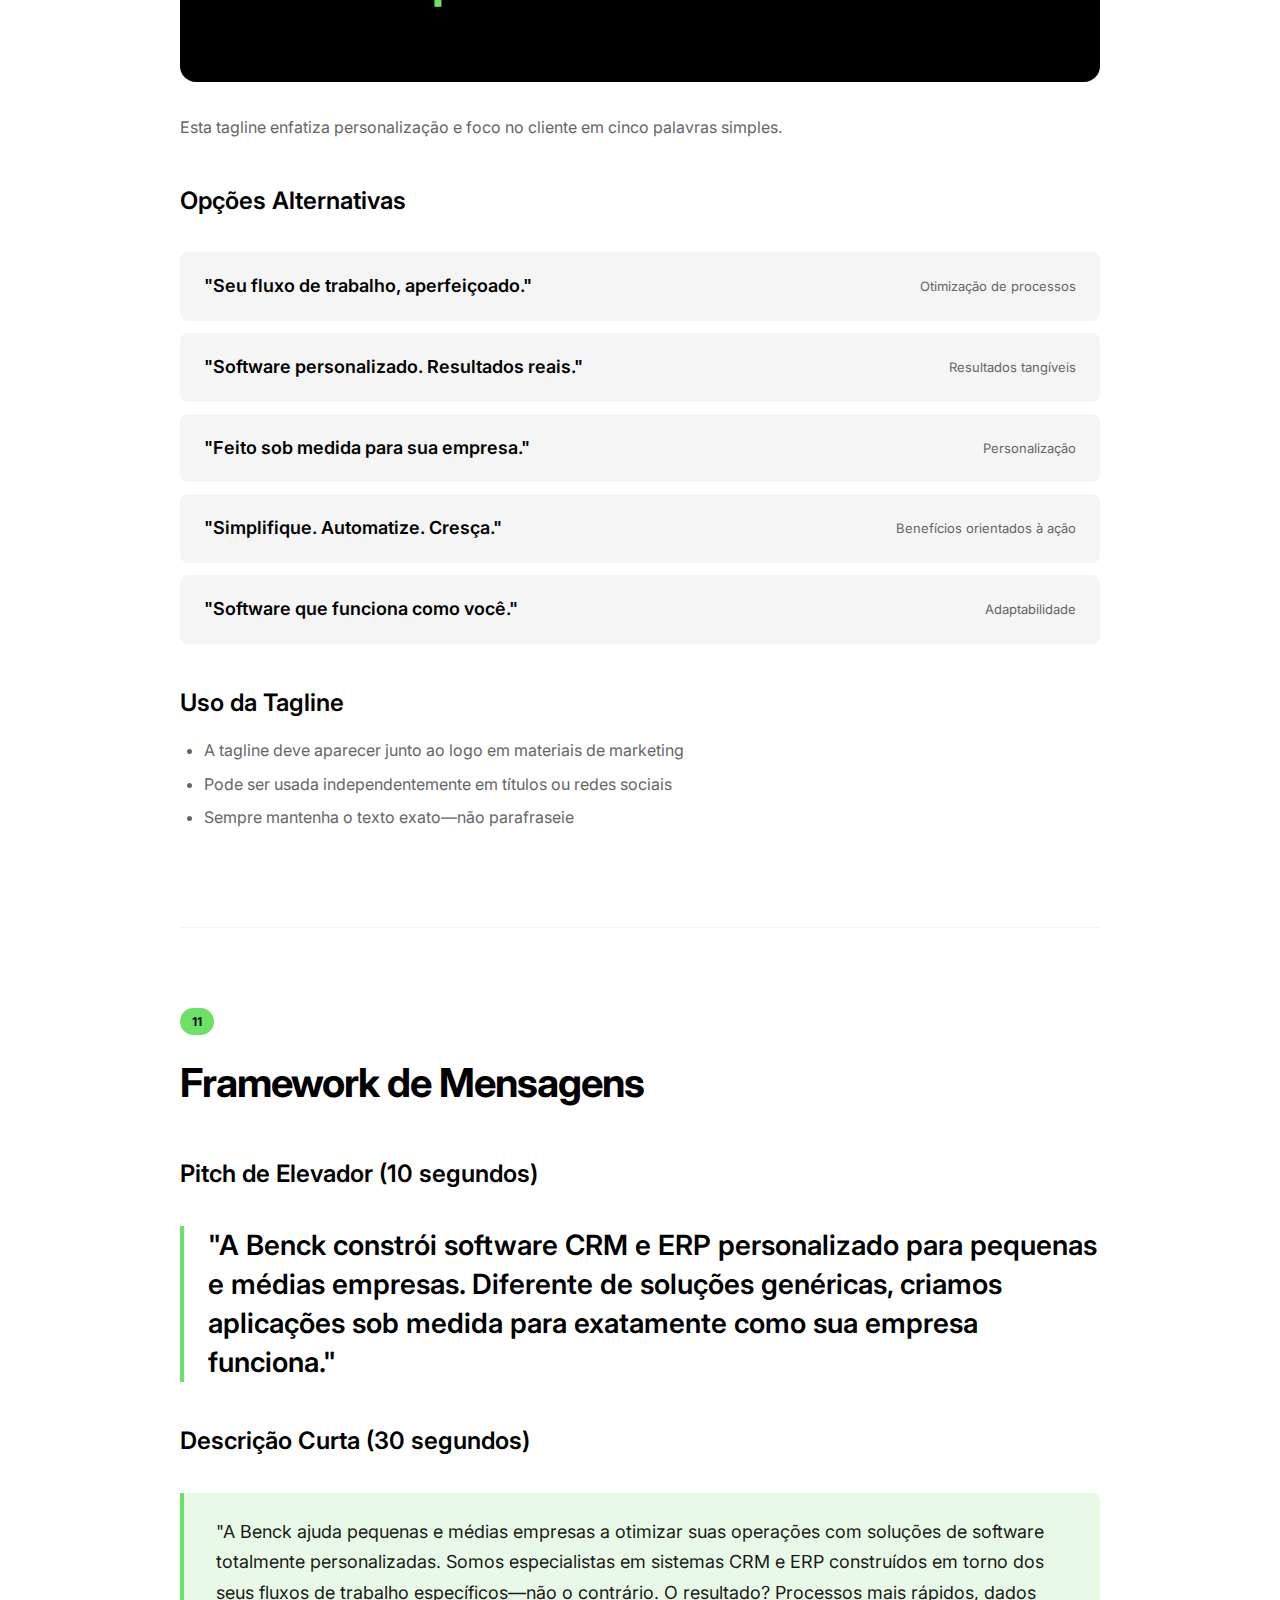
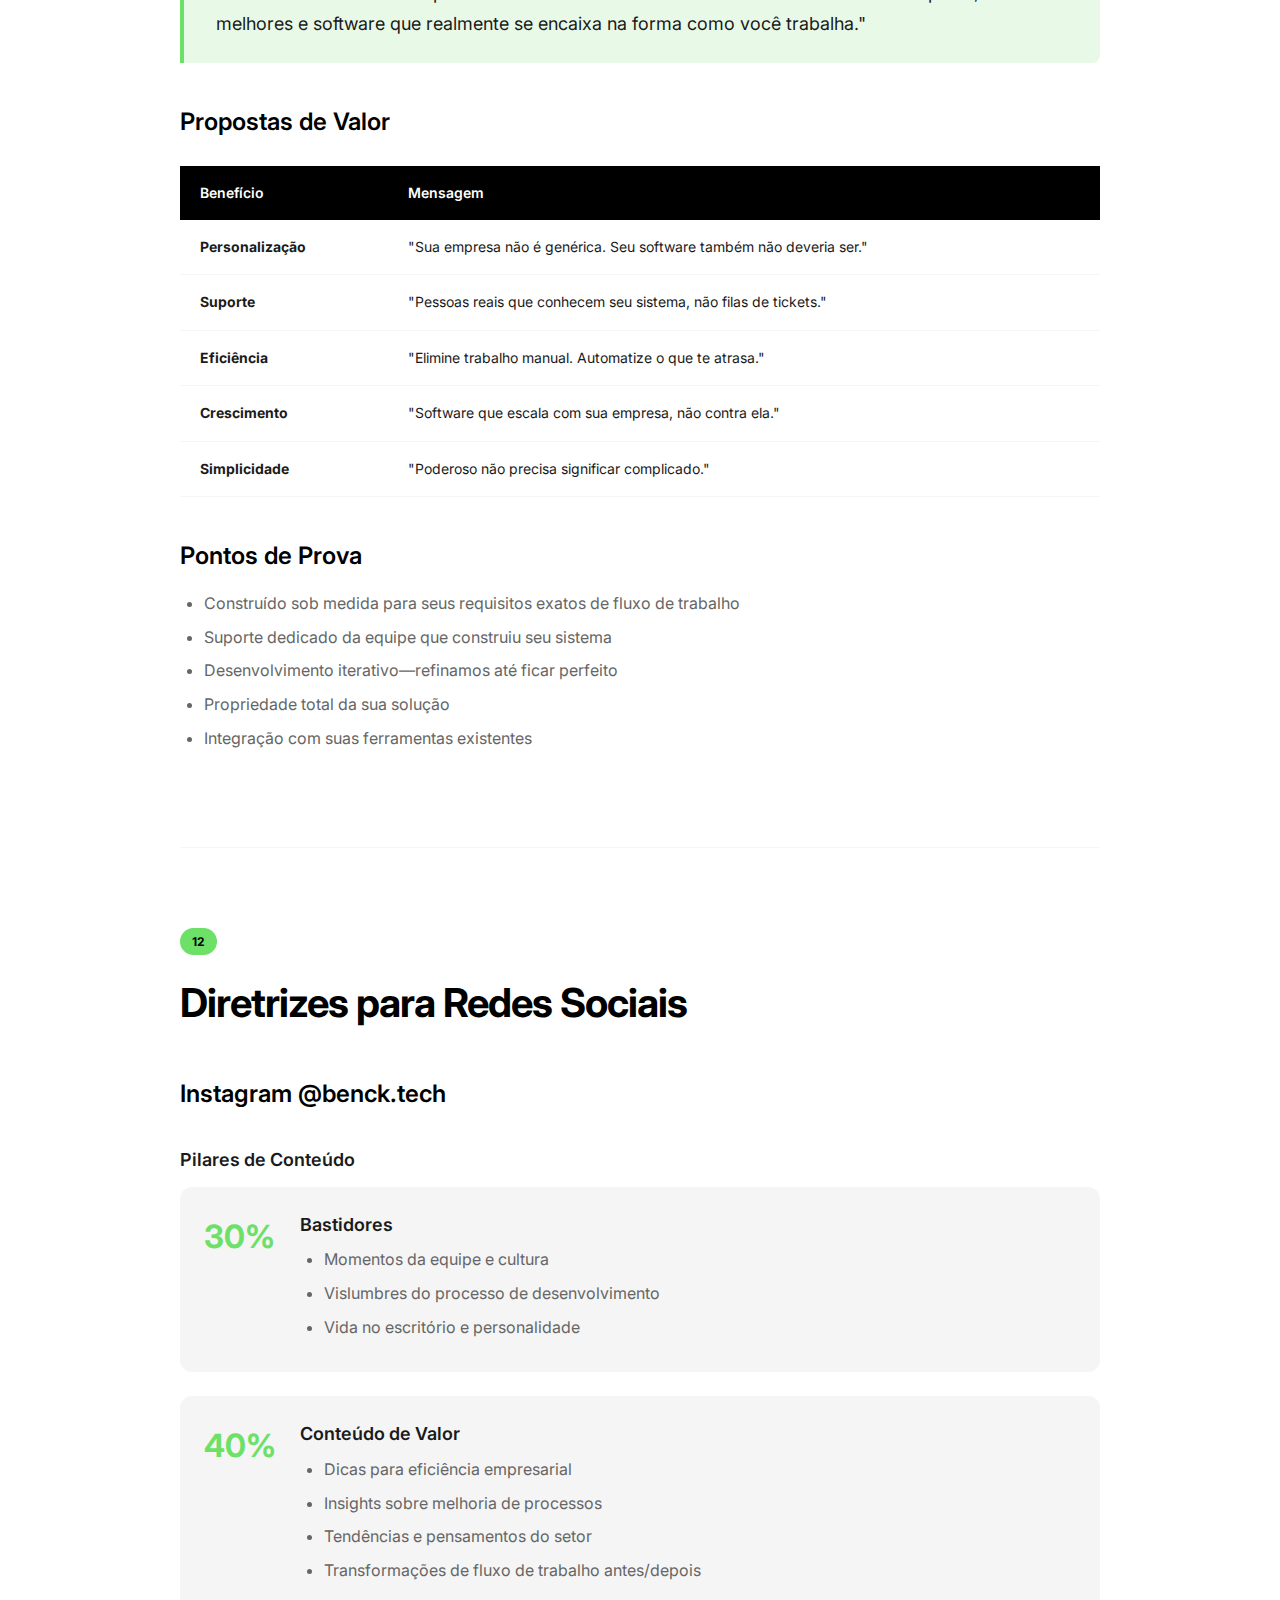
<file: docs/brand-guidelines-pt.html>
<!DOCTYPE html>
<html lang="pt-BR">
<head>
    <meta charset="UTF-8">
    <meta name="viewport" content="width=device-width, initial-scale=1.0">
    <title>Benck. Manual de Marca</title>
    <link rel="preconnect" href="https://fonts.googleapis.com">
    <link rel="preconnect" href="https://fonts.gstatic.com" crossorigin>
    <link href="https://fonts.googleapis.com/css2?family=Inter:wght@400;500;600;700&display=swap" rel="stylesheet">
    <style>
        :root {
            --benck-green: #6de067;
            --benck-dark-green: #5bc952;
            --benck-light-green: #e8fae7;
            --black: #000000;
            --white: #FFFFFF;
            --dark-gray: #1a1a1a;
            --medium-gray: #666666;
            --light-gray: #f5f5f5;
        }

        * {
            margin: 0;
            padding: 0;
            box-sizing: border-box;
        }

        html {
            scroll-behavior: smooth;
        }

        body {
            font-family: 'Inter', -apple-system, BlinkMacSystemFont, sans-serif;
            font-size: 16px;
            line-height: 1.6;
            color: var(--dark-gray);
            background-color: var(--white);
        }

        /* Header */
        .header {
            background-color: var(--benck-green);
            padding: 60px 40px;
            text-align: center;
            position: relative;
        }

        .header-logo {
            font-size: 72px;
            font-weight: 700;
            color: var(--black);
            letter-spacing: -2px;
        }

        .header-subtitle {
            font-size: 24px;
            font-weight: 400;
            color: var(--black);
            margin-top: 16px;
            opacity: 0.8;
        }

        .header-meta {
            margin-top: 24px;
            font-size: 14px;
            color: var(--black);
            opacity: 0.6;
        }

        /* Navigation */
        .nav {
            background-color: var(--black);
            padding: 20px 40px;
            position: sticky;
            top: 0;
            z-index: 100;
        }

        .nav-inner {
            max-width: 1200px;
            margin: 0 auto;
            display: flex;
            flex-wrap: wrap;
            gap: 8px;
            justify-content: center;
        }

        .nav a {
            color: var(--white);
            text-decoration: none;
            font-size: 13px;
            font-weight: 500;
            padding: 8px 16px;
            border-radius: 4px;
            transition: all 0.2s ease;
        }

        .nav a:hover {
            background-color: var(--benck-green);
            color: var(--black);
        }

        /* Main Content */
        .main {
            max-width: 1000px;
            margin: 0 auto;
            padding: 0 40px;
        }

        /* Sections */
        .section {
            padding: 80px 0;
            border-bottom: 1px solid var(--light-gray);
        }

        .section:last-child {
            border-bottom: none;
        }

        .section-number {
            display: inline-block;
            background-color: var(--benck-green);
            color: var(--black);
            font-size: 12px;
            font-weight: 700;
            padding: 4px 12px;
            border-radius: 20px;
            margin-bottom: 16px;
        }

        h2 {
            font-size: 40px;
            font-weight: 700;
            color: var(--black);
            margin-bottom: 32px;
            letter-spacing: -1px;
        }

        h3 {
            font-size: 24px;
            font-weight: 600;
            color: var(--black);
            margin-top: 40px;
            margin-bottom: 16px;
        }

        h4 {
            font-size: 18px;
            font-weight: 600;
            color: var(--dark-gray);
            margin-top: 32px;
            margin-bottom: 12px;
        }

        p {
            font-size: 16px;
            line-height: 1.7;
            color: var(--medium-gray);
            margin-bottom: 16px;
        }

        .lead {
            font-size: 20px;
            line-height: 1.6;
            color: var(--dark-gray);
        }

        /* Highlight Box */
        .highlight-box {
            background-color: var(--benck-light-green);
            border-left: 4px solid var(--benck-green);
            padding: 24px 32px;
            margin: 32px 0;
            border-radius: 0 8px 8px 0;
        }

        .highlight-box p {
            color: var(--dark-gray);
            margin: 0;
            font-size: 18px;
        }

        .highlight-box.dark {
            background-color: var(--black);
            border-left-color: var(--benck-green);
        }

        .highlight-box.dark p {
            color: var(--white);
        }

        /* Quote */
        blockquote {
            font-size: 28px;
            font-weight: 600;
            color: var(--black);
            border-left: 4px solid var(--benck-green);
            padding-left: 24px;
            margin: 32px 0;
            line-height: 1.4;
        }

        /* Lists */
        ul, ol {
            margin: 16px 0;
            padding-left: 24px;
        }

        li {
            color: var(--medium-gray);
            margin-bottom: 8px;
            line-height: 1.6;
        }

        li strong {
            color: var(--dark-gray);
        }

        /* Tables */
        .table-wrapper {
            overflow-x: auto;
            margin: 24px 0;
        }

        table {
            width: 100%;
            border-collapse: collapse;
            font-size: 14px;
        }

        th {
            background-color: var(--black);
            color: var(--white);
            font-weight: 600;
            text-align: left;
            padding: 16px 20px;
        }

        td {
            padding: 16px 20px;
            border-bottom: 1px solid var(--light-gray);
            color: var(--dark-gray);
        }

        tr:hover td {
            background-color: var(--benck-light-green);
        }

        /* Color Swatches */
        .color-grid {
            display: grid;
            grid-template-columns: repeat(auto-fit, minmax(200px, 1fr));
            gap: 24px;
            margin: 32px 0;
        }

        .color-swatch {
            border-radius: 12px;
            overflow: hidden;
            box-shadow: 0 4px 20px rgba(0,0,0,0.1);
        }

        .color-swatch-preview {
            height: 120px;
        }

        .color-swatch-info {
            background-color: var(--white);
            padding: 16px;
        }

        .color-swatch-name {
            font-weight: 600;
            color: var(--black);
            font-size: 14px;
        }

        .color-swatch-hex {
            font-family: monospace;
            font-size: 13px;
            color: var(--medium-gray);
            margin-top: 4px;
        }

        .color-swatch-usage {
            font-size: 12px;
            color: var(--medium-gray);
            margin-top: 8px;
        }

        /* Logo Display */
        .logo-grid {
            display: grid;
            grid-template-columns: repeat(2, 1fr);
            gap: 24px;
            margin: 32px 0;
        }

        .logo-box {
            border-radius: 12px;
            padding: 48px;
            display: flex;
            align-items: center;
            justify-content: center;
            min-height: 160px;
        }

        .logo-box span {
            font-size: 48px;
            font-weight: 700;
            letter-spacing: -1px;
        }

        .logo-label {
            text-align: center;
            font-size: 13px;
            color: var(--medium-gray);
            margin-top: 12px;
        }

        /* Typography Display */
        .type-sample {
            margin: 32px 0;
            padding: 32px;
            background-color: var(--light-gray);
            border-radius: 12px;
        }

        .type-h1 {
            font-size: 56px;
            font-weight: 700;
            color: var(--black);
            margin-bottom: 16px;
        }

        .type-h2 {
            font-size: 36px;
            font-weight: 700;
            color: var(--black);
            margin-bottom: 16px;
        }

        .type-h3 {
            font-size: 26px;
            font-weight: 600;
            color: var(--black);
            margin-bottom: 16px;
        }

        .type-body {
            font-size: 16px;
            font-weight: 400;
            color: var(--dark-gray);
            margin-bottom: 16px;
        }

        .type-caption {
            font-size: 14px;
            font-weight: 400;
            color: var(--medium-gray);
        }

        .type-meta {
            font-size: 12px;
            color: var(--medium-gray);
            margin-top: 8px;
        }

        /* Cards */
        .card-grid {
            display: grid;
            grid-template-columns: repeat(auto-fit, minmax(280px, 1fr));
            gap: 24px;
            margin: 32px 0;
        }

        .card {
            background-color: var(--white);
            border: 1px solid var(--light-gray);
            border-radius: 12px;
            padding: 32px;
            transition: all 0.2s ease;
        }

        .card:hover {
            border-color: var(--benck-green);
            box-shadow: 0 8px 30px rgba(109, 224, 103, 0.15);
        }

        .card-icon {
            width: 48px;
            height: 48px;
            background-color: var(--benck-light-green);
            border-radius: 12px;
            display: flex;
            align-items: center;
            justify-content: center;
            margin-bottom: 16px;
            font-size: 24px;
        }

        .card h4 {
            margin-top: 0;
            margin-bottom: 8px;
        }

        .card p {
            margin: 0;
            font-size: 14px;
        }

        /* Do's and Don'ts */
        .dos-donts {
            display: grid;
            grid-template-columns: repeat(2, 1fr);
            gap: 32px;
            margin: 32px 0;
        }

        .dos, .donts {
            padding: 32px;
            border-radius: 12px;
        }

        .dos {
            background-color: var(--benck-light-green);
        }

        .donts {
            background-color: #fff0f0;
        }

        .dos h4, .donts h4 {
            margin-top: 0;
        }

        .dos li {
            color: var(--dark-gray);
        }

        .donts li {
            color: #c53030;
        }

        /* Tagline Display */
        .tagline-display {
            background-color: var(--black);
            color: var(--white);
            padding: 64px;
            border-radius: 16px;
            text-align: center;
            margin: 32px 0;
        }

        .tagline-display .tagline {
            font-size: 48px;
            font-weight: 700;
            color: var(--benck-green);
            letter-spacing: -1px;
        }

        .tagline-display .tagline-label {
            font-size: 12px;
            text-transform: uppercase;
            letter-spacing: 2px;
            color: var(--medium-gray);
            margin-bottom: 16px;
        }

        /* Alternative taglines */
        .alt-taglines {
            margin: 32px 0;
        }

        .alt-tagline {
            display: flex;
            justify-content: space-between;
            align-items: center;
            padding: 20px 24px;
            background-color: var(--light-gray);
            border-radius: 8px;
            margin-bottom: 12px;
        }

        .alt-tagline-text {
            font-size: 18px;
            font-weight: 600;
            color: var(--black);
        }

        .alt-tagline-emphasis {
            font-size: 13px;
            color: var(--medium-gray);
        }

        /* Voice characteristics */
        .voice-grid {
            display: grid;
            grid-template-columns: repeat(auto-fit, minmax(180px, 1fr));
            gap: 16px;
            margin: 32px 0;
        }

        .voice-item {
            text-align: center;
            padding: 32px 16px;
            background-color: var(--light-gray);
            border-radius: 12px;
        }

        .voice-item strong {
            display: block;
            font-size: 16px;
            color: var(--black);
            margin-bottom: 8px;
        }

        .voice-item span {
            font-size: 13px;
            color: var(--medium-gray);
        }

        /* Quick Reference */
        .quick-ref {
            background-color: var(--black);
            color: var(--white);
            padding: 48px;
            border-radius: 16px;
            margin: 32px 0;
        }

        .quick-ref h3 {
            color: var(--benck-green);
            margin-top: 0;
        }

        .quick-ref-grid {
            display: grid;
            grid-template-columns: repeat(auto-fit, minmax(200px, 1fr));
            gap: 24px;
        }

        .quick-ref-item {
            padding: 16px 0;
            border-bottom: 1px solid #333;
        }

        .quick-ref-label {
            font-size: 12px;
            color: var(--medium-gray);
            text-transform: uppercase;
            letter-spacing: 1px;
            margin-bottom: 4px;
        }

        .quick-ref-value {
            font-size: 18px;
            font-weight: 600;
            color: var(--white);
        }

        .quick-ref-value.green {
            color: var(--benck-green);
        }

        /* Color codes block */
        .code-block {
            background-color: var(--dark-gray);
            color: var(--benck-green);
            padding: 24px;
            border-radius: 8px;
            font-family: monospace;
            font-size: 14px;
            overflow-x: auto;
            margin: 24px 0;
        }

        .code-block code {
            display: block;
            line-height: 2;
        }

        /* Footer */
        .footer {
            background-color: var(--black);
            color: var(--white);
            padding: 48px 40px;
            text-align: center;
        }

        .footer-logo {
            font-size: 36px;
            font-weight: 700;
            color: var(--benck-green);
            margin-bottom: 16px;
        }

        .footer p {
            color: var(--medium-gray);
            font-size: 14px;
        }

        .footer-links {
            margin-top: 24px;
        }

        .footer-links a {
            color: var(--benck-green);
            text-decoration: none;
            margin: 0 16px;
            font-size: 14px;
        }

        .footer-links a:hover {
            text-decoration: underline;
        }

        /* Pill tags */
        .pill {
            display: inline-block;
            background-color: var(--benck-light-green);
            color: var(--benck-dark-green);
            font-size: 12px;
            font-weight: 600;
            padding: 4px 12px;
            border-radius: 20px;
            margin-right: 8px;
            margin-bottom: 8px;
        }

        /* Divider */
        .divider {
            height: 4px;
            background: linear-gradient(90deg, var(--benck-green), transparent);
            border: none;
            margin: 48px 0;
        }

        /* Accessibility table special styling */
        .accessibility-check {
            color: var(--benck-dark-green);
            font-weight: 600;
        }

        /* Social content pillars */
        .pillar {
            display: flex;
            gap: 16px;
            margin-bottom: 24px;
            padding: 24px;
            background-color: var(--light-gray);
            border-radius: 12px;
        }

        .pillar-percent {
            font-size: 32px;
            font-weight: 700;
            color: var(--benck-green);
            min-width: 80px;
        }

        .pillar-content h4 {
            margin: 0 0 8px 0;
        }

        .pillar-content ul {
            margin: 0;
        }

        /* Responsive */
        @media (max-width: 768px) {
            .header {
                padding: 40px 20px;
            }

            .header-logo {
                font-size: 48px;
            }

            .header-subtitle {
                font-size: 18px;
            }

            .nav {
                padding: 16px 20px;
            }

            .nav a {
                font-size: 12px;
                padding: 6px 12px;
            }

            .main {
                padding: 0 20px;
            }

            .section {
                padding: 48px 0;
            }

            h2 {
                font-size: 32px;
            }

            .logo-grid {
                grid-template-columns: 1fr;
            }

            .dos-donts {
                grid-template-columns: 1fr;
            }

            .tagline-display {
                padding: 40px 24px;
            }

            .tagline-display .tagline {
                font-size: 32px;
            }

            blockquote {
                font-size: 22px;
            }
        }
    </style>
</head>
<body>

    <!-- Header -->
    <header class="header">
        <div class="header-logo">Benck.</div>
        <div class="header-subtitle">Manual de Marca</div>
        <div class="header-meta">Versão 1.0 &nbsp;|&nbsp; Dezembro 2025</div>
    </header>

    <!-- Navigation -->
    <nav class="nav">
        <div class="nav-inner">
            <a href="#overview">Visão Geral</a>
            <a href="#story">História</a>
            <a href="#mission">Missão</a>
            <a href="#audience">Público-Alvo</a>
            <a href="#voice">Voz e Tom</a>
            <a href="#visual">Identidade Visual</a>
            <a href="#logo">Logo</a>
            <a href="#typography">Tipografia</a>
            <a href="#colors">Cores</a>
            <a href="#tagline">Tagline</a>
            <a href="#messaging">Mensagens</a>
            <a href="#social">Redes Sociais</a>
            <a href="#dos-donts">Fazer e Evitar</a>
        </div>
    </nav>

    <!-- Main Content -->
    <main class="main">

        <!-- Brand Overview -->
        <section id="overview" class="section">
            <span class="section-number">01</span>
            <h2>Visão Geral da Marca</h2>
            <p class="lead"><strong>Benck</strong> é uma empresa de tecnologia especializada na criação de soluções de CRM e ERP totalmente personalizadas para pequenas e médias empresas. Diferente de softwares genéricos e padronizados, a Benck desenvolve aplicações sob medida para os fluxos de trabalho, processos e necessidades únicas de cada cliente.</p>

            <h3>O Que Fazemos</h3>
            <div class="card-grid">
                <div class="card">
                    <div class="card-icon">&#128736;</div>
                    <h4>Desenvolvimento de CRM Personalizado</h4>
                    <p>Construímos sistemas de gestão de relacionamento com clientes adaptados ao seu processo de vendas específico.</p>
                </div>
                <div class="card">
                    <div class="card-icon">&#9881;</div>
                    <h4>Soluções ERP Personalizadas</h4>
                    <p>Planejamento de recursos empresariais que se adapta à forma como sua empresa realmente opera.</p>
                </div>
                <div class="card">
                    <div class="card-icon">&#9889;</div>
                    <h4>Automação de Processos</h4>
                    <p>Elimine trabalho manual e automatize tarefas repetitivas em toda a sua organização.</p>
                </div>
                <div class="card">
                    <div class="card-icon">&#128257;</div>
                    <h4>Otimização de Fluxos de Trabalho</h4>
                    <p>Simplifique processos internos para máxima eficiência e clareza.</p>
                </div>
            </div>

            <div class="highlight-box dark">
                <p><strong>Nossa Promessa:</strong> Não forçamos sua empresa a se adaptar ao software—construímos software que se adapta à sua empresa.</p>
            </div>
        </section>

        <!-- Brand Story -->
        <section id="story" class="section">
            <span class="section-number">02</span>
            <h2>História da Marca</h2>
            <p class="lead">O nome <strong>Benck</strong> tem uma origem pessoal. Ele vem dos nomes dos dois cachorros dos fundadores: <strong>Zack</strong> e <strong>Bento</strong>.</p>

            <p>Isso pode parecer incomum para uma empresa de tecnologia, mas reflete algo importante sobre quem somos: somos pessoas reais que se importam com as coisas (e seres) que são importantes para nós.</p>

            <p>Esse toque pessoal se estende à forma como trabalhamos com os clientes. Não somos uma corporação sem rosto. Somos uma equipe que dedica tempo para entender seu negócio, seus desafios e seus objetivos—assim como dedicamos tempo para entender o que faz Zack e Bento felizes.</p>

            <div class="highlight-box">
                <p>O ponto em <strong>Benck.</strong> representa completude e confiança. É uma afirmação, não uma pergunta. Quando você trabalha com a Benck, você recebe uma solução completa.</p>
            </div>
        </section>

        <!-- Mission, Vision & Values -->
        <section id="mission" class="section">
            <span class="section-number">03</span>
            <h2>Missão, Visão e Valores</h2>

            <h3>Missão</h3>
            <blockquote>Capacitar pequenas e médias empresas com soluções de software personalizadas que simplificam operações, aceleram o crescimento e eliminam a frustração de trabalhar com ferramentas genéricas.</blockquote>

            <h3>Visão</h3>
            <p class="lead">Tornar-se o parceiro preferido para empresas que superaram planilhas e software genérico, mas ainda não estão prontas para a complexidade e custo de soluções empresariais de grande porte.</p>

            <h3>Valores Fundamentais</h3>
            <div class="table-wrapper">
                <table>
                    <thead>
                        <tr>
                            <th>Valor</th>
                            <th>Descrição</th>
                        </tr>
                    </thead>
                    <tbody>
                        <tr>
                            <td><strong>Personalização em Primeiro Lugar</strong></td>
                            <td>Cada empresa é única. Seu software também deveria ser.</td>
                        </tr>
                        <tr>
                            <td><strong>Acessibilidade</strong></td>
                            <td>Tecnologia deve ser acessível, não intimidadora. Falamos sua língua, não jargão técnico.</td>
                        </tr>
                        <tr>
                            <td><strong>Confiabilidade</strong></td>
                            <td>Sua empresa depende de nós. Levamos essa responsabilidade a sério.</td>
                        </tr>
                        <tr>
                            <td><strong>Parceria</strong></td>
                            <td>Não somos apenas fornecedores—somos parceiros investidos no seu sucesso.</td>
                        </tr>
                        <tr>
                            <td><strong>Simplicidade</strong></td>
                            <td>Problemas complexos merecem soluções elegantes e simples.</td>
                        </tr>
                    </tbody>
                </table>
            </div>
        </section>

        <!-- Target Audience -->
        <section id="audience" class="section">
            <span class="section-number">04</span>
            <h2>Público-Alvo</h2>

            <h3>Público Principal</h3>
            <p class="lead">Pequenas e médias empresas com <strong>10 a 200 funcionários</strong> de qualquer setor que:</p>
            <ul>
                <li>Superaram planilhas e ferramentas básicas</li>
                <li>Acham soluções genéricas de CRM/ERP muito rígidas ou inchadas</li>
                <li>Precisam de software que corresponda aos seus fluxos de trabalho específicos</li>
                <li>Valorizam suporte personalizado em vez de filas de tickets</li>
                <li>Querem um parceiro, não apenas um fornecedor</li>
            </ul>

            <h3>Exemplos de Setores</h3>
            <p>
                <span class="pill">Serviços Profissionais</span>
                <span class="pill">Varejo e E-commerce</span>
                <span class="pill">Manufatura</span>
                <span class="pill">Saúde</span>
                <span class="pill">Construção Civil</span>
                <span class="pill">Hotelaria</span>
                <span class="pill">Imobiliário</span>
            </p>

            <h3>Dores que Resolvemos</h3>
            <div class="card-grid">
                <div class="card">
                    <p><strong>"Usamos 5 ferramentas diferentes que não se comunicam"</strong></p>
                </div>
                <div class="card">
                    <p><strong>"Nosso CRM não se encaixa na forma como realmente trabalhamos"</strong></p>
                </div>
                <div class="card">
                    <p><strong>"Gastamos horas com entrada manual de dados"</strong></p>
                </div>
                <div class="card">
                    <p><strong>"Não conseguimos os relatórios que precisamos"</strong></p>
                </div>
                <div class="card">
                    <p><strong>"O suporte de software genérico não entende nosso negócio"</strong></p>
                </div>
                <div class="card">
                    <p><strong>"Estamos pagando por funcionalidades que não usamos"</strong></p>
                </div>
            </div>
        </section>

        <!-- Brand Voice & Tone -->
        <section id="voice" class="section">
            <span class="section-number">05</span>
            <h2>Voz e Tom da Marca</h2>

            <h3>Características da Voz</h3>
            <p>Nossa voz de marca é consistente em todas as comunicações:</p>

            <div class="voice-grid">
                <div class="voice-item">
                    <strong>Profissional</strong>
                    <span>Conhecemos nosso ofício</span>
                </div>
                <div class="voice-item">
                    <strong>Amigável</strong>
                    <span>Nunca frio ou corporativo</span>
                </div>
                <div class="voice-item">
                    <strong>Inovador</strong>
                    <span>Pensamento voltado ao futuro</span>
                </div>
                <div class="voice-item">
                    <strong>Claro</strong>
                    <span>Sem jargão técnico</span>
                </div>
                <div class="voice-item">
                    <strong>Confiante</strong>
                    <span>Sem arrogância</span>
                </div>
            </div>

            <h3>Ajustes de Tom por Contexto</h3>
            <div class="table-wrapper">
                <table>
                    <thead>
                        <tr>
                            <th>Contexto</th>
                            <th>Ajuste de Tom</th>
                        </tr>
                    </thead>
                    <tbody>
                        <tr>
                            <td>Textos do site</td>
                            <td>Confiante, inspirador, focado em benefícios</td>
                        </tr>
                        <tr>
                            <td>Redes sociais</td>
                            <td>Amigável, conversacional, engajador</td>
                        </tr>
                        <tr>
                            <td>Propostas para clientes</td>
                            <td>Profissional, detalhado, tranquilizador</td>
                        </tr>
                        <tr>
                            <td>Comunicações de suporte</td>
                            <td>Caloroso, paciente, orientado a soluções</td>
                        </tr>
                        <tr>
                            <td>Documentação técnica</td>
                            <td>Claro, preciso, útil</td>
                        </tr>
                    </tbody>
                </table>
            </div>

            <h3>Diretrizes de Escrita</h3>
            <div class="dos-donts">
                <div class="dos">
                    <h4>Fazer</h4>
                    <ul>
                        <li>Usar voz ativa</li>
                        <li>Dirigir-se diretamente ao leitor</li>
                        <li>Manter frases concisas</li>
                        <li>Liderar com benefícios, seguir com funcionalidades</li>
                        <li>Usar exemplos do mundo real</li>
                    </ul>
                </div>
                <div class="donts">
                    <h4>Evitar</h4>
                    <ul>
                        <li>Usar jargão técnico excessivo</li>
                        <li>Soar robótico ou excessivamente formal</li>
                        <li>Fazer promessas que não pode cumprir</li>
                        <li>Usar palavras da moda sem substância</li>
                        <li>Falar de forma condescendente com o leitor</li>
                    </ul>
                </div>
            </div>
        </section>

        <!-- Visual Identity -->
        <section id="visual" class="section">
            <span class="section-number">06</span>
            <h2>Identidade Visual</h2>

            <h3>Filosofia de Design</h3>
            <p class="lead">A identidade visual da Benck reflete nossa abordagem moderna e inovadora, mantendo o profissionalismo. Combinamos minimalismo limpo com uso estratégico da nossa cor primária vibrante para criar uma presença de marca distintiva e memorável.</p>

            <h3>Princípios Fundamentais</h3>
            <div class="card-grid">
                <div class="card">
                    <h4>Layouts Limpos</h4>
                    <p>Designs sem poluição visual que deixam o conteúdo respirar</p>
                </div>
                <div class="card">
                    <h4>Tipografia Marcante</h4>
                    <p>Títulos que chamam atenção</p>
                </div>
                <div class="card">
                    <h4>Cor Estratégica</h4>
                    <p>Verde usado para destaque, não em todo lugar</p>
                </div>
                <div class="card">
                    <h4>Espaço em Branco</h4>
                    <p>Espaço generoso para respiração em todos os designs</p>
                </div>
            </div>
        </section>

        <!-- Logo Usage -->
        <section id="logo" class="section">
            <span class="section-number">07</span>
            <h2>Uso do Logo</h2>

            <h3>Logo Principal</h3>
            <p>O logo da Benck é uma marca tipográfica: <strong>Benck.</strong> renderizado em tipografia preta e negrito sobre o fundo verde primário.</p>

            <h3>Variações do Logo</h3>
            <div class="logo-grid">
                <div>
                    <div class="logo-box" style="background-color: var(--benck-green);">
                        <span style="color: var(--black);">Benck.</span>
                    </div>
                    <p class="logo-label">Principal — Preto sobre Verde</p>
                </div>
                <div>
                    <div class="logo-box" style="background-color: var(--black);">
                        <span style="color: var(--benck-green);">Benck.</span>
                    </div>
                    <p class="logo-label">Invertido — Verde sobre Preto</p>
                </div>
                <div>
                    <div class="logo-box" style="background-color: var(--white); border: 1px solid var(--light-gray);">
                        <span style="color: var(--black);">Benck.</span>
                    </div>
                    <p class="logo-label">Monocromático Claro — Preto sobre Branco</p>
                </div>
                <div>
                    <div class="logo-box" style="background-color: var(--black);">
                        <span style="color: var(--white);">Benck.</span>
                    </div>
                    <p class="logo-label">Monocromático Escuro — Branco sobre Preto</p>
                </div>
            </div>

            <h3>Diretrizes do Logo</h3>
            <div class="table-wrapper">
                <table>
                    <thead>
                        <tr>
                            <th>Requisito</th>
                            <th>Especificação</th>
                        </tr>
                    </thead>
                    <tbody>
                        <tr>
                            <td>Área de Respiro</td>
                            <td>Altura da letra "B" em todos os lados</td>
                        </tr>
                        <tr>
                            <td>Tamanho Mínimo (Digital)</td>
                            <td>80px de largura</td>
                        </tr>
                        <tr>
                            <td>Tamanho Mínimo (Impresso)</td>
                            <td>20mm de largura</td>
                        </tr>
                    </tbody>
                </table>
            </div>

            <h3>O Que Não Fazer com o Logo</h3>
            <ul>
                <li>Não esticar ou distorcer o logo</li>
                <li>Não alterar as cores do logo fora das variações aprovadas</li>
                <li>Não adicionar efeitos (sombras, degradês, contornos)</li>
                <li>Não colocar o logo em fundos muito carregados</li>
                <li>Não remover o ponto de "Benck."</li>
                <li>Não rotacionar o logo</li>
            </ul>
        </section>

        <!-- Typography -->
        <section id="typography" class="section">
            <span class="section-number">08</span>
            <h2>Tipografia</h2>

            <h3>Fonte Principal: Inter</h3>
            <p><strong>Inter</strong> é nossa fonte principal. É moderna, altamente legível e funciona excelentemente em aplicações digitais e impressas. Também é gratuita e amplamente disponível.</p>
            <p><strong>Alternativas:</strong> Se a Inter não estiver disponível, use <strong>Poppins</strong> ou <strong>Montserrat</strong>.</p>

            <h3>Exemplos Tipográficos</h3>
            <div class="type-sample">
                <div class="type-h1">H1 — Títulos Principais</div>
                <div class="type-meta">Inter Bold (700) · 48-64px</div>

                <div class="type-h2" style="margin-top: 24px;">H2 — Títulos de Seção</div>
                <div class="type-meta">Inter Bold (700) · 32-40px</div>

                <div class="type-h3" style="margin-top: 24px;">H3 — Subtítulos</div>
                <div class="type-meta">Inter SemiBold (600) · 24-28px</div>

                <div class="type-body" style="margin-top: 24px;">Texto Corrido — A rápida raposa marrom salta sobre o cão preguiçoso. A Benck constrói software personalizado para empresas que precisam de mais do que soluções genéricas.</div>
                <div class="type-meta">Inter Regular (400) · 16-18px</div>

                <div class="type-caption" style="margin-top: 24px;">Legendas e textos pequenos para informações de apoio</div>
                <div class="type-meta">Inter Regular (400) · 14px</div>
            </div>

            <h3>Diretrizes Tipográficas</h3>
            <ul>
                <li>Use <strong>pesos bold</strong> para títulos para criar impacto</li>
                <li>Mantenha alturas de linha confortáveis (1.5 para texto corrido)</li>
                <li>Alinhe texto corrido à esquerda; centralize títulos com moderação</li>
                <li>Use caixa de sentença para títulos ("Construa seu CRM perfeito")</li>
                <li>Evite caixa alta exceto para pequenos rótulos ou botões</li>
            </ul>
        </section>

        <!-- Color Palette -->
        <section id="colors" class="section">
            <span class="section-number">09</span>
            <h2>Paleta de Cores</h2>

            <h3>Cores Primárias</h3>
            <div class="color-grid">
                <div class="color-swatch">
                    <div class="color-swatch-preview" style="background-color: #6de067;"></div>
                    <div class="color-swatch-info">
                        <div class="color-swatch-name">Verde Benck</div>
                        <div class="color-swatch-hex">#6de067 · rgb(109, 224, 103)</div>
                        <div class="color-swatch-usage">Cor principal da marca, CTAs, destaques</div>
                    </div>
                </div>
                <div class="color-swatch">
                    <div class="color-swatch-preview" style="background-color: #000000;"></div>
                    <div class="color-swatch-info">
                        <div class="color-swatch-name">Preto</div>
                        <div class="color-swatch-hex">#000000 · rgb(0, 0, 0)</div>
                        <div class="color-swatch-usage">Texto, logo, contrastes fortes</div>
                    </div>
                </div>
                <div class="color-swatch">
                    <div class="color-swatch-preview" style="background-color: #FFFFFF; border: 1px solid #eee;"></div>
                    <div class="color-swatch-info">
                        <div class="color-swatch-name">Branco</div>
                        <div class="color-swatch-hex">#FFFFFF · rgb(255, 255, 255)</div>
                        <div class="color-swatch-usage">Fundos, texto sobre escuro</div>
                    </div>
                </div>
            </div>

            <h3>Paleta Estendida</h3>
            <div class="color-grid">
                <div class="color-swatch">
                    <div class="color-swatch-preview" style="background-color: #5bc952;"></div>
                    <div class="color-swatch-info">
                        <div class="color-swatch-name">Verde Escuro</div>
                        <div class="color-swatch-hex">#5bc952</div>
                        <div class="color-swatch-usage">Estados hover, profundidade</div>
                    </div>
                </div>
                <div class="color-swatch">
                    <div class="color-swatch-preview" style="background-color: #e8fae7;"></div>
                    <div class="color-swatch-info">
                        <div class="color-swatch-name">Verde Claro</div>
                        <div class="color-swatch-hex">#e8fae7</div>
                        <div class="color-swatch-usage">Fundos sutis, realces</div>
                    </div>
                </div>
                <div class="color-swatch">
                    <div class="color-swatch-preview" style="background-color: #1a1a1a;"></div>
                    <div class="color-swatch-info">
                        <div class="color-swatch-name">Cinza Escuro</div>
                        <div class="color-swatch-hex">#1a1a1a</div>
                        <div class="color-swatch-usage">Alternativa ao preto puro</div>
                    </div>
                </div>
                <div class="color-swatch">
                    <div class="color-swatch-preview" style="background-color: #666666;"></div>
                    <div class="color-swatch-info">
                        <div class="color-swatch-name">Cinza Médio</div>
                        <div class="color-swatch-hex">#666666</div>
                        <div class="color-swatch-usage">Texto secundário</div>
                    </div>
                </div>
                <div class="color-swatch">
                    <div class="color-swatch-preview" style="background-color: #f5f5f5;"></div>
                    <div class="color-swatch-info">
                        <div class="color-swatch-name">Cinza Claro</div>
                        <div class="color-swatch-hex">#f5f5f5</div>
                        <div class="color-swatch-usage">Seções de fundo</div>
                    </div>
                </div>
            </div>

            <h3>Diretrizes de Uso de Cores</h3>
            <div class="highlight-box">
                <p><strong>Verde Benck</strong> deve ser usado estrategicamente—não em todo lugar. É para ênfase, CTAs e momentos de marca. Use preto e branco como base; verde como destaque.</p>
            </div>

            <h3>Acessibilidade de Cores</h3>
            <div class="table-wrapper">
                <table>
                    <thead>
                        <tr>
                            <th>Combinação</th>
                            <th>Taxa de Contraste</th>
                            <th>WCAG</th>
                        </tr>
                    </thead>
                    <tbody>
                        <tr>
                            <td>Preto sobre Branco</td>
                            <td>21:1</td>
                            <td class="accessibility-check">AAA &#10003;</td>
                        </tr>
                        <tr>
                            <td>Preto sobre Verde Benck</td>
                            <td>10.4:1</td>
                            <td class="accessibility-check">AAA &#10003;</td>
                        </tr>
                        <tr>
                            <td>Branco sobre Preto</td>
                            <td>21:1</td>
                            <td class="accessibility-check">AAA &#10003;</td>
                        </tr>
                        <tr>
                            <td>Verde Benck sobre Preto</td>
                            <td>10.4:1</td>
                            <td class="accessibility-check">AAA &#10003;</td>
                        </tr>
                    </tbody>
                </table>
            </div>

            <h3>Códigos de Cores para Copiar</h3>
            <div class="code-block">
                <code>Verde Primário: #6de067 | rgb(109, 224, 103)</code>
                <code>Preto: #000000 | rgb(0, 0, 0)</code>
                <code>Branco: #FFFFFF | rgb(255, 255, 255)</code>
                <code>Verde Escuro: #5bc952 | rgb(91, 201, 82)</code>
                <code>Verde Claro: #e8fae7 | rgb(232, 250, 231)</code>
            </div>
        </section>

        <!-- Tagline Options -->
        <section id="tagline" class="section">
            <span class="section-number">10</span>
            <h2>Opções de Tagline</h2>

            <h3>Recomendação Principal</h3>
            <div class="tagline-display">
                <div class="tagline-label">Tagline Principal</div>
                <div class="tagline">"Feito para como você trabalha."</div>
            </div>
            <p>Esta tagline enfatiza personalização e foco no cliente em cinco palavras simples.</p>

            <h3>Opções Alternativas</h3>
            <div class="alt-taglines">
                <div class="alt-tagline">
                    <span class="alt-tagline-text">"Seu fluxo de trabalho, aperfeiçoado."</span>
                    <span class="alt-tagline-emphasis">Otimização de processos</span>
                </div>
                <div class="alt-tagline">
                    <span class="alt-tagline-text">"Software personalizado. Resultados reais."</span>
                    <span class="alt-tagline-emphasis">Resultados tangíveis</span>
                </div>
                <div class="alt-tagline">
                    <span class="alt-tagline-text">"Feito sob medida para sua empresa."</span>
                    <span class="alt-tagline-emphasis">Personalização</span>
                </div>
                <div class="alt-tagline">
                    <span class="alt-tagline-text">"Simplifique. Automatize. Cresça."</span>
                    <span class="alt-tagline-emphasis">Benefícios orientados à ação</span>
                </div>
                <div class="alt-tagline">
                    <span class="alt-tagline-text">"Software que funciona como você."</span>
                    <span class="alt-tagline-emphasis">Adaptabilidade</span>
                </div>
            </div>

            <h3>Uso da Tagline</h3>
            <ul>
                <li>A tagline deve aparecer junto ao logo em materiais de marketing</li>
                <li>Pode ser usada independentemente em títulos ou redes sociais</li>
                <li>Sempre mantenha o texto exato—não parafraseie</li>
            </ul>
        </section>

        <!-- Messaging Framework -->
        <section id="messaging" class="section">
            <span class="section-number">11</span>
            <h2>Framework de Mensagens</h2>

            <h3>Pitch de Elevador (10 segundos)</h3>
            <blockquote>"A Benck constrói software CRM e ERP personalizado para pequenas e médias empresas. Diferente de soluções genéricas, criamos aplicações sob medida para exatamente como sua empresa funciona."</blockquote>

            <h3>Descrição Curta (30 segundos)</h3>
            <div class="highlight-box">
                <p>"A Benck ajuda pequenas e médias empresas a otimizar suas operações com soluções de software totalmente personalizadas. Somos especialistas em sistemas CRM e ERP construídos em torno dos seus fluxos de trabalho específicos—não o contrário. O resultado? Processos mais rápidos, dados melhores e software que realmente se encaixa na forma como você trabalha."</p>
            </div>

            <h3>Propostas de Valor</h3>
            <div class="table-wrapper">
                <table>
                    <thead>
                        <tr>
                            <th>Benefício</th>
                            <th>Mensagem</th>
                        </tr>
                    </thead>
                    <tbody>
                        <tr>
                            <td><strong>Personalização</strong></td>
                            <td>"Sua empresa não é genérica. Seu software também não deveria ser."</td>
                        </tr>
                        <tr>
                            <td><strong>Suporte</strong></td>
                            <td>"Pessoas reais que conhecem seu sistema, não filas de tickets."</td>
                        </tr>
                        <tr>
                            <td><strong>Eficiência</strong></td>
                            <td>"Elimine trabalho manual. Automatize o que te atrasa."</td>
                        </tr>
                        <tr>
                            <td><strong>Crescimento</strong></td>
                            <td>"Software que escala com sua empresa, não contra ela."</td>
                        </tr>
                        <tr>
                            <td><strong>Simplicidade</strong></td>
                            <td>"Poderoso não precisa significar complicado."</td>
                        </tr>
                    </tbody>
                </table>
            </div>

            <h3>Pontos de Prova</h3>
            <ul>
                <li>Construído sob medida para seus requisitos exatos de fluxo de trabalho</li>
                <li>Suporte dedicado da equipe que construiu seu sistema</li>
                <li>Desenvolvimento iterativo—refinamos até ficar perfeito</li>
                <li>Propriedade total da sua solução</li>
                <li>Integração com suas ferramentas existentes</li>
            </ul>
        </section>

        <!-- Social Media Guidelines -->
        <section id="social" class="section">
            <span class="section-number">12</span>
            <h2>Diretrizes para Redes Sociais</h2>

            <h3>Instagram @benck.tech</h3>
            <h4>Pilares de Conteúdo</h4>

            <div class="pillar">
                <div class="pillar-percent">30%</div>
                <div class="pillar-content">
                    <h4>Bastidores</h4>
                    <ul>
                        <li>Momentos da equipe e cultura</li>
                        <li>Vislumbres do processo de desenvolvimento</li>
                        <li>Vida no escritório e personalidade</li>
                    </ul>
                </div>
            </div>

            <div class="pillar">
                <div class="pillar-percent">40%</div>
                <div class="pillar-content">
                    <h4>Conteúdo de Valor</h4>
                    <ul>
                        <li>Dicas para eficiência empresarial</li>
                        <li>Insights sobre melhoria de processos</li>
                        <li>Tendências e pensamentos do setor</li>
                        <li>Transformações de fluxo de trabalho antes/depois</li>
                    </ul>
                </div>
            </div>

            <div class="pillar">
                <div class="pillar-percent">20%</div>
                <div class="pillar-content">
                    <h4>Sucesso de Clientes</h4>
                    <ul>
                        <li>Vitrines de projetos (com permissão)</li>
                        <li>Resultados e depoimentos</li>
                        <li>Histórias de problema-solução</li>
                    </ul>
                </div>
            </div>

            <div class="pillar">
                <div class="pillar-percent">10%</div>
                <div class="pillar-content">
                    <h4>Marca e Cultura</h4>
                    <ul>
                        <li>Marcos da empresa</li>
                        <li>Apresentações da equipe</li>
                        <li>Sim, conteúdo ocasional do Zack e Bento</li>
                    </ul>
                </div>
            </div>

            <h3>Estratégia de Hashtags</h3>
            <p><strong>Primárias (sempre usar):</strong></p>
            <p>
                <span class="pill">#Benck</span>
                <span class="pill">#BenckTech</span>
            </p>
            <p><strong>Secundárias (rotacionar):</strong></p>
            <p>
                <span class="pill">#SoftwarePersonalizado</span>
                <span class="pill">#SolucoesCRM</span>
                <span class="pill">#SistemasERP</span>
                <span class="pill">#AutomacaoEmpresarial</span>
                <span class="pill">#TecnologiaPME</span>
                <span class="pill">#OtimizacaoProcessos</span>
            </p>

            <h3>Tom nas Redes Sociais</h3>
            <div class="dos-donts">
                <div class="dos">
                    <h4>Bons Exemplos</h4>
                    <ul>
                        <li>"Já sentiu que está lutando contra suas próprias ferramentas? A gente entende."</li>
                        <li>"Sexta-feira feliz da equipe Benck! Veja o que estivemos construindo essa semana..."</li>
                    </ul>
                </div>
                <div class="donts">
                    <h4>Evitar</h4>
                    <ul>
                        <li>"Alavanque soluções sinérgicas para ROI ótimo..."</li>
                        <li>"OFERTA INCRÍVEL!!! MANDA DM AGORA!!!"</li>
                    </ul>
                </div>
            </div>
        </section>

        <!-- Brand Do's and Don'ts -->
        <section id="dos-donts" class="section">
            <span class="section-number">13</span>
            <h2>O Que Fazer e Evitar</h2>

            <div class="dos-donts">
                <div class="dos">
                    <h4>Fazer</h4>
                    <ul>
                        <li><strong>Manter</strong> consistência em todos os pontos de contato</li>
                        <li><strong>Usar</strong> a paleta de cores aprovada</li>
                        <li><strong>Manter</strong> mensagens focadas no cliente</li>
                        <li><strong>Ser</strong> acessível e humano</li>
                        <li><strong>Embasar</strong> afirmações com detalhes específicos</li>
                        <li><strong>Usar</strong> imagens de alta qualidade</li>
                        <li><strong>Deixar</strong> bastante espaço em branco</li>
                        <li><strong>Revisar</strong> tudo antes de publicar</li>
                        <li><strong>Considerar</strong> acessibilidade em todos os designs</li>
                    </ul>
                </div>
                <div class="donts">
                    <h4>Evitar</h4>
                    <ul>
                        <li><strong>Não usar</strong> cores fora da paleta</li>
                        <li><strong>Não distorcer</strong> ou modificar o logo</li>
                        <li><strong>Não usar</strong> jargão técnico excessivo</li>
                        <li><strong>Não fazer</strong> promessas que não pode cumprir</li>
                        <li><strong>Não usar</strong> imagens de baixa qualidade</li>
                        <li><strong>Não poluir</strong> designs com muitos elementos</li>
                        <li><strong>Não usar</strong> tom casual em propostas</li>
                        <li><strong>Não copiar</strong> mensagens de concorrentes</li>
                        <li><strong>Não esquecer</strong> o ponto em "Benck."</li>
                    </ul>
                </div>
            </div>
        </section>

        <!-- Quick Reference -->
        <section class="section">
            <span class="section-number">Apêndice</span>
            <h2>Referência Rápida</h2>

            <div class="quick-ref">
                <h3>A Marca em Um Olhar</h3>
                <div class="quick-ref-grid">
                    <div class="quick-ref-item">
                        <div class="quick-ref-label">Nome</div>
                        <div class="quick-ref-value green">Benck.</div>
                    </div>
                    <div class="quick-ref-item">
                        <div class="quick-ref-label">Tagline</div>
                        <div class="quick-ref-value">Feito para como você trabalha.</div>
                    </div>
                    <div class="quick-ref-item">
                        <div class="quick-ref-label">Cor Primária</div>
                        <div class="quick-ref-value green">#6de067</div>
                    </div>
                    <div class="quick-ref-item">
                        <div class="quick-ref-label">Tipografia</div>
                        <div class="quick-ref-value">Inter</div>
                    </div>
                    <div class="quick-ref-item">
                        <div class="quick-ref-label">Voz</div>
                        <div class="quick-ref-value">Profissional, Amigável, Inovadora</div>
                    </div>
                    <div class="quick-ref-item">
                        <div class="quick-ref-label">Público-Alvo</div>
                        <div class="quick-ref-value">PMEs 10-200 funcionários</div>
                    </div>
                </div>
            </div>

            <p style="text-align: center; margin-top: 48px; color: var(--medium-gray); font-style: italic;">Este documento é um guia vivo. Atualize-o conforme a Benck evolui.</p>
        </section>

    </main>

    <!-- Footer -->
    <footer class="footer">
        <div class="footer-logo">Benck.</div>
        <p>Feito para como você trabalha.</p>
        <div class="footer-links">
            <a href="https://www.instagram.com/benck.tech/" target="_blank">@benck.tech</a>
        </div>
    </footer>

</body>
</html>
</file>
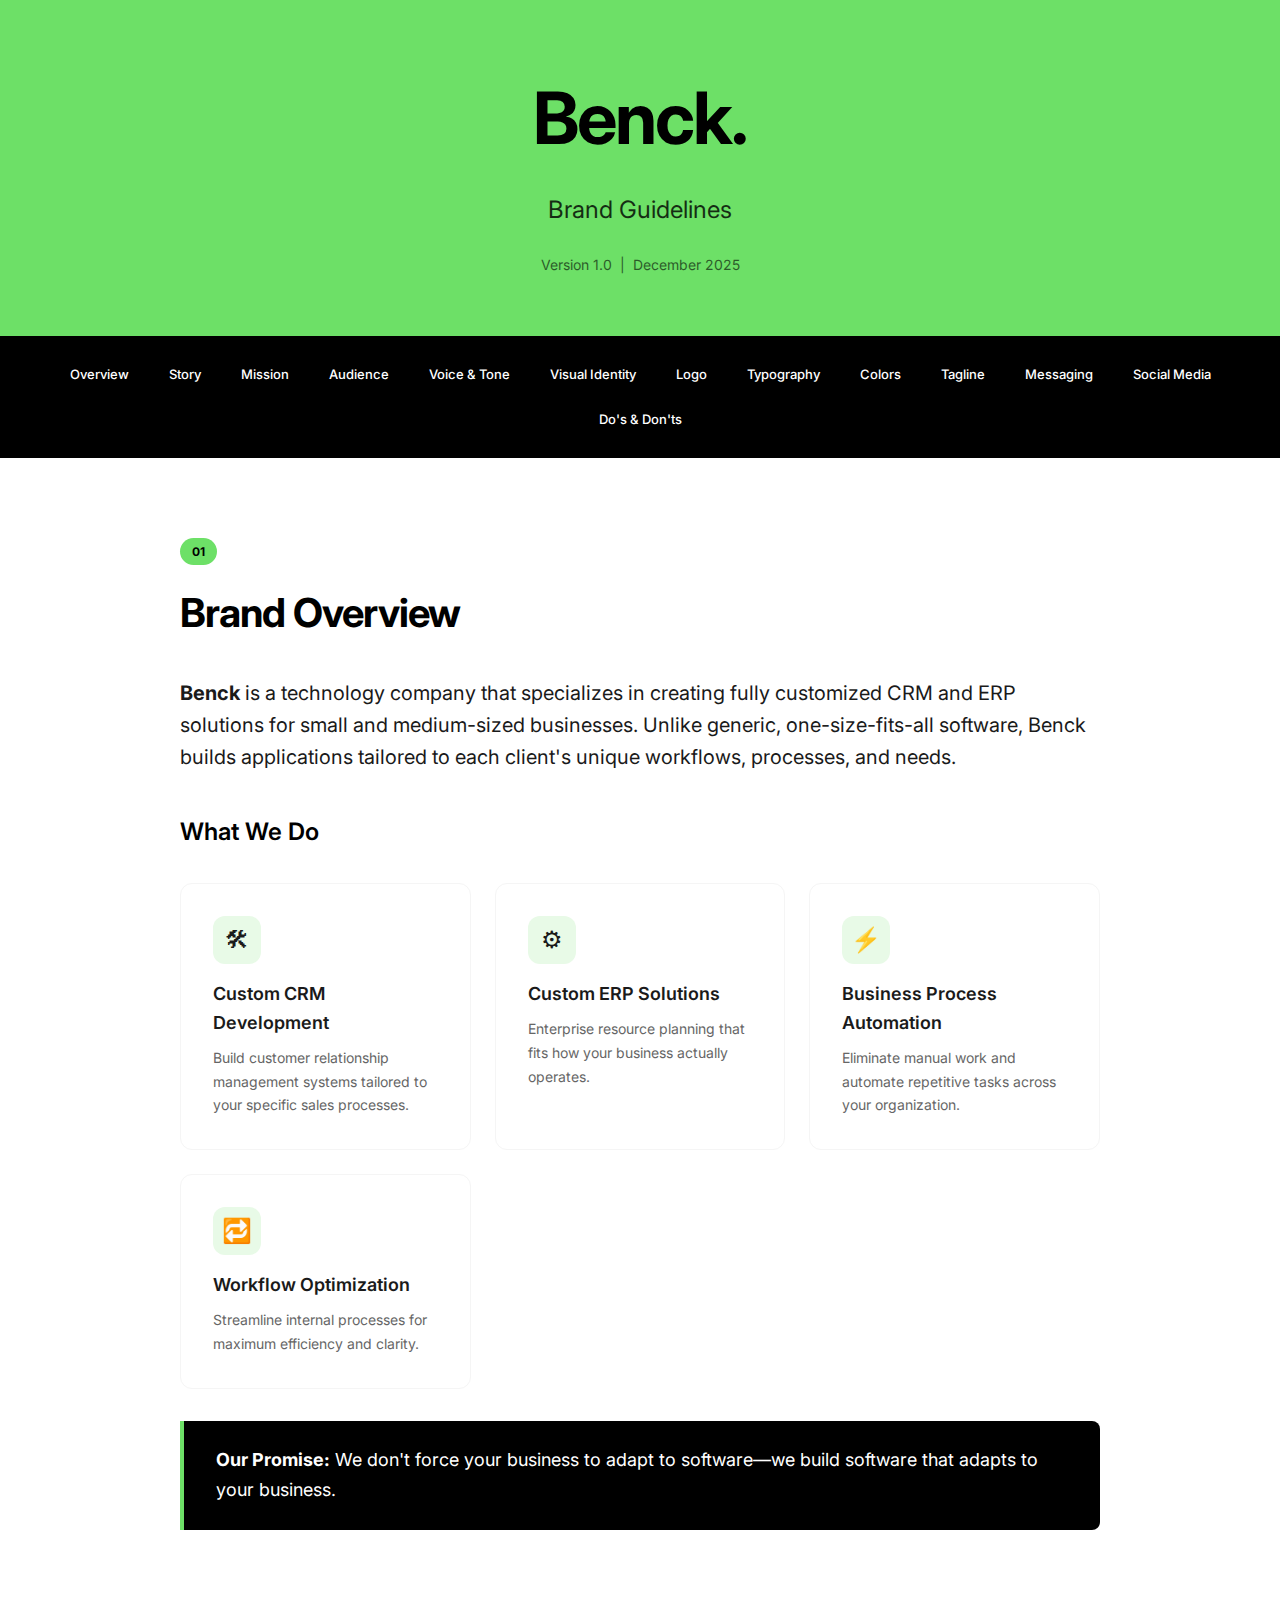
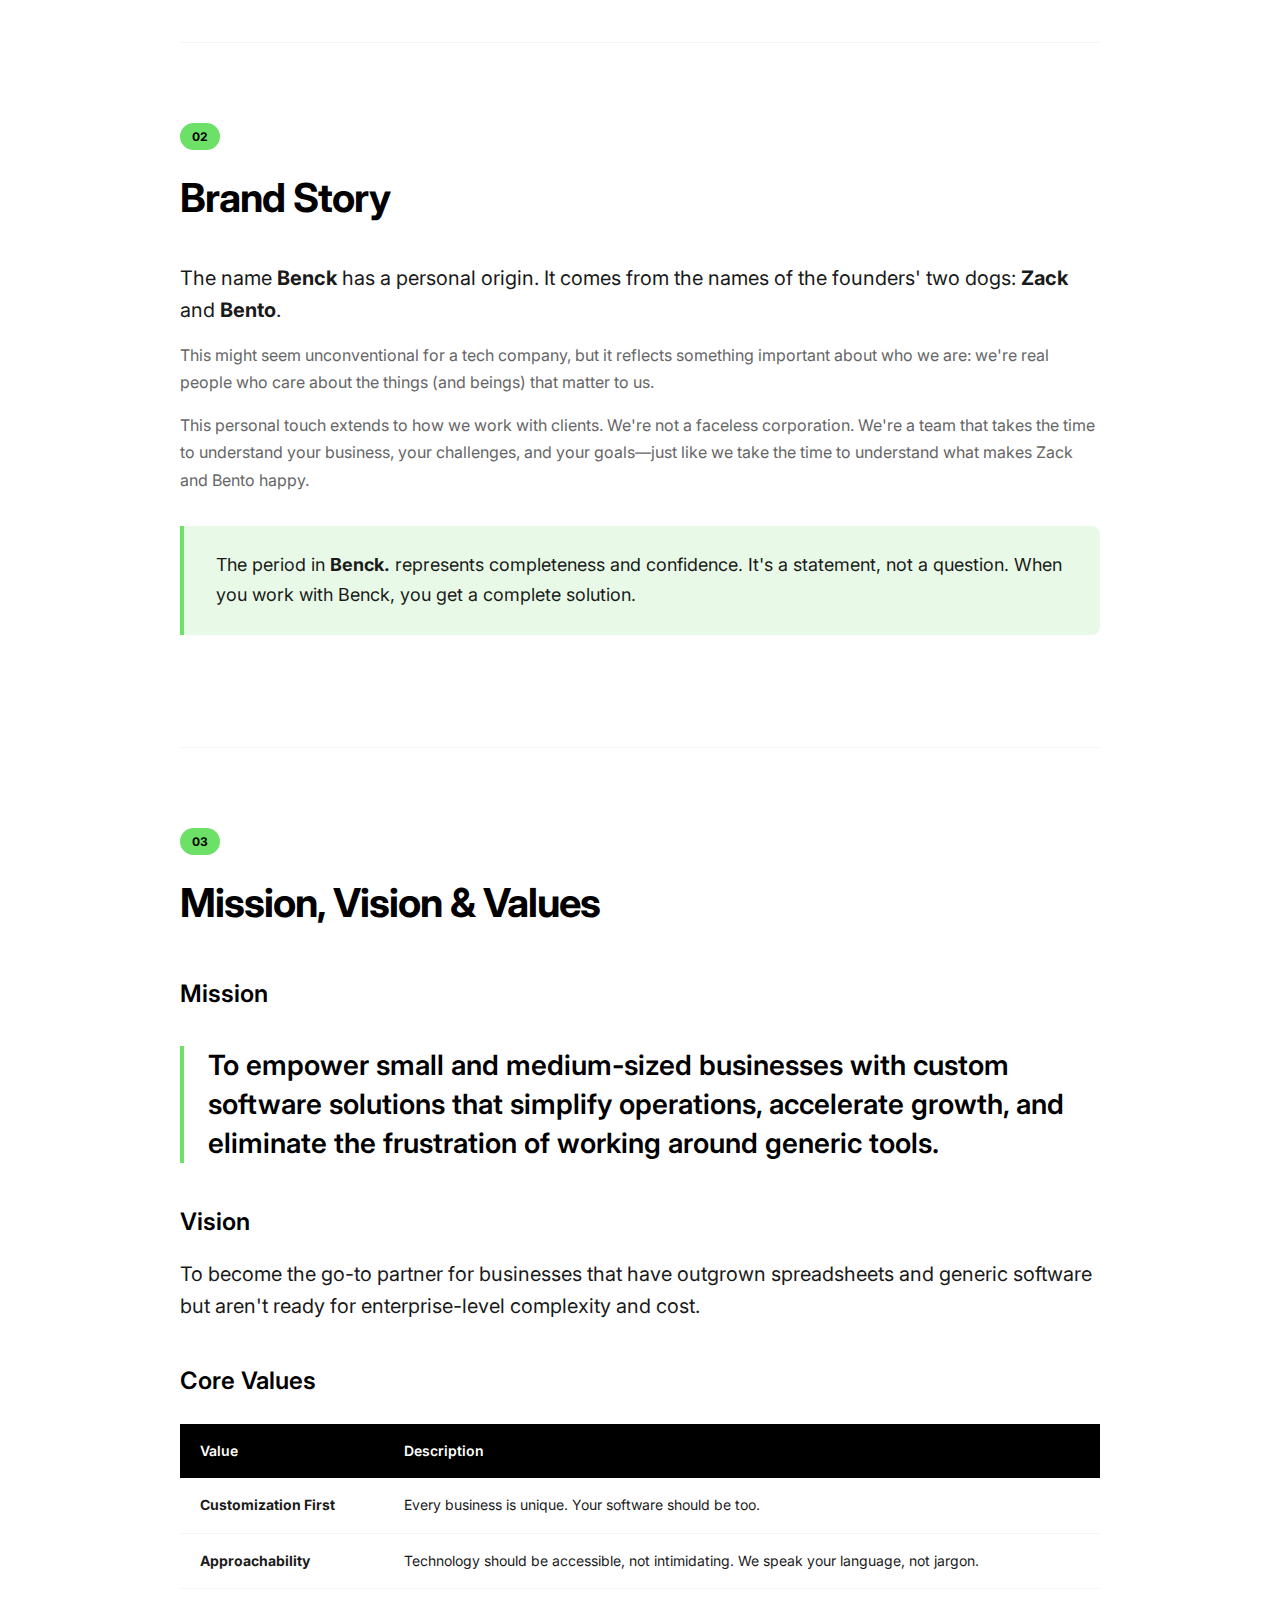
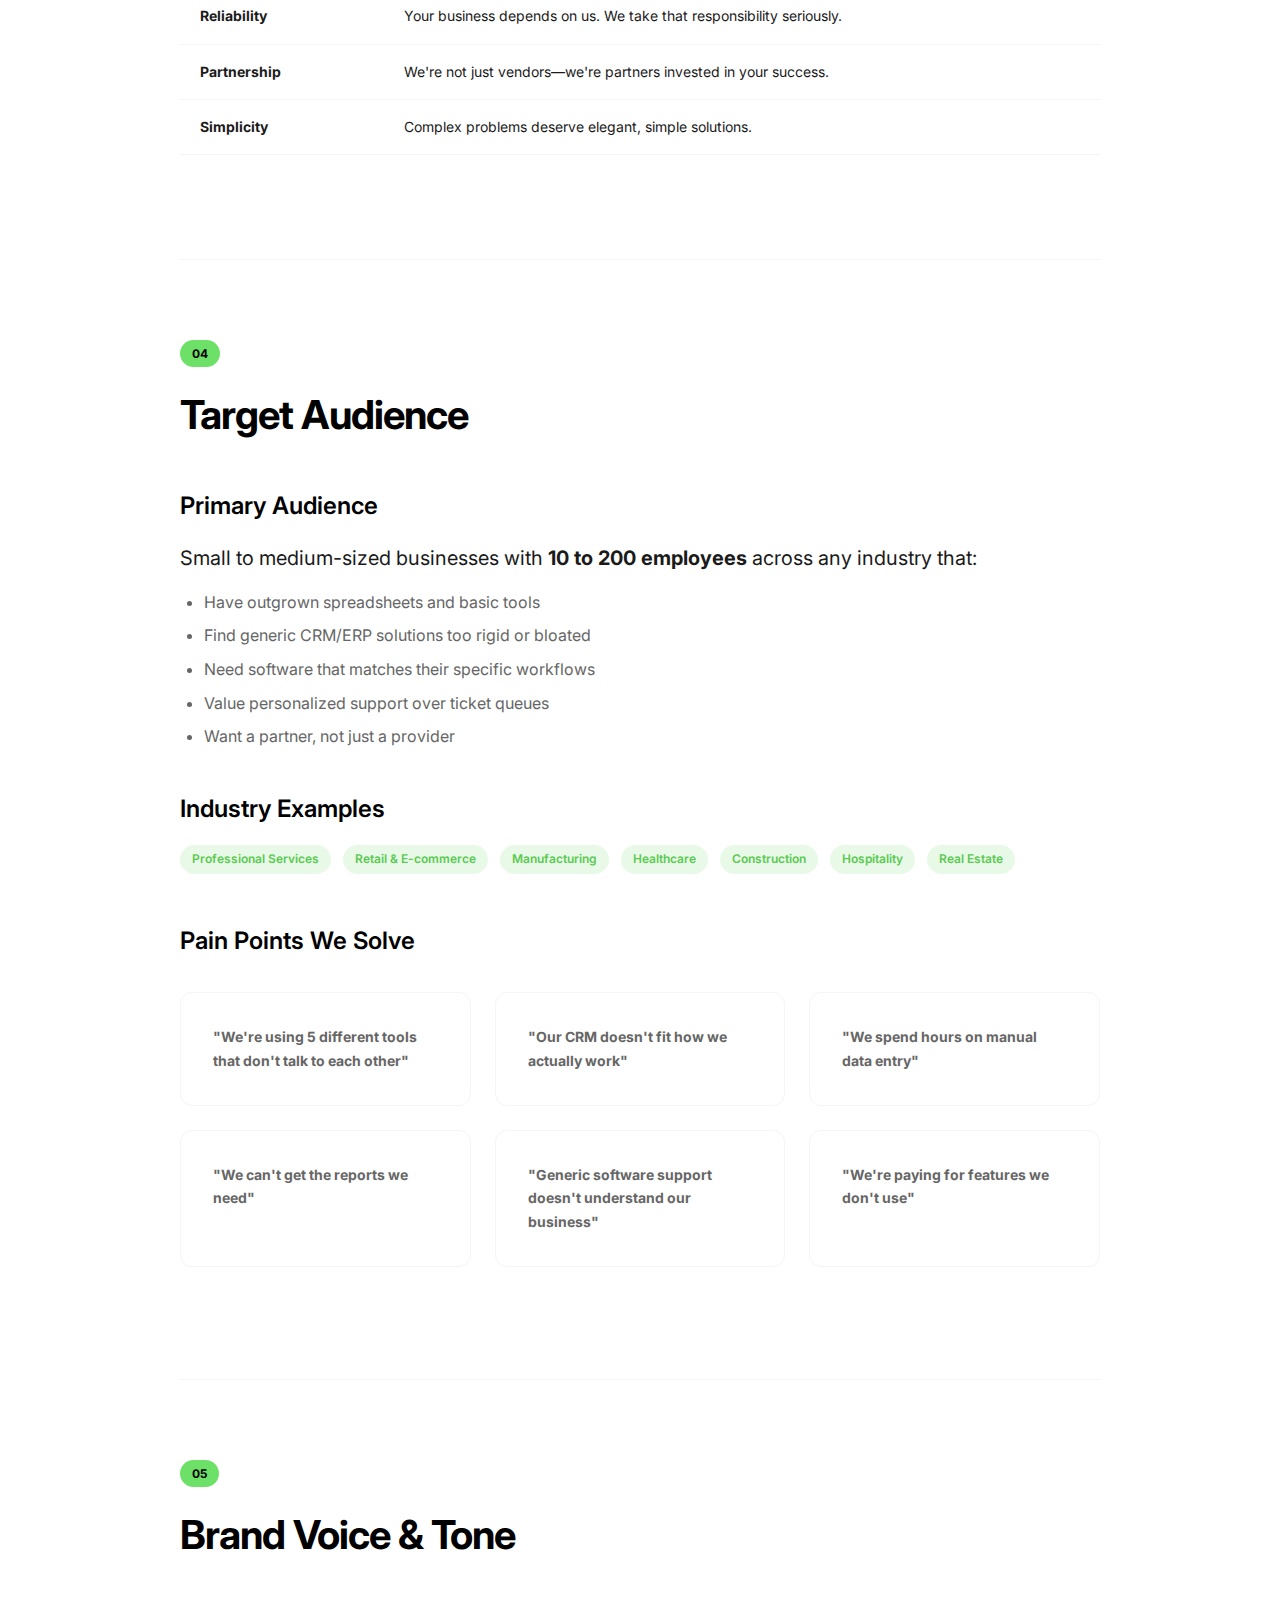
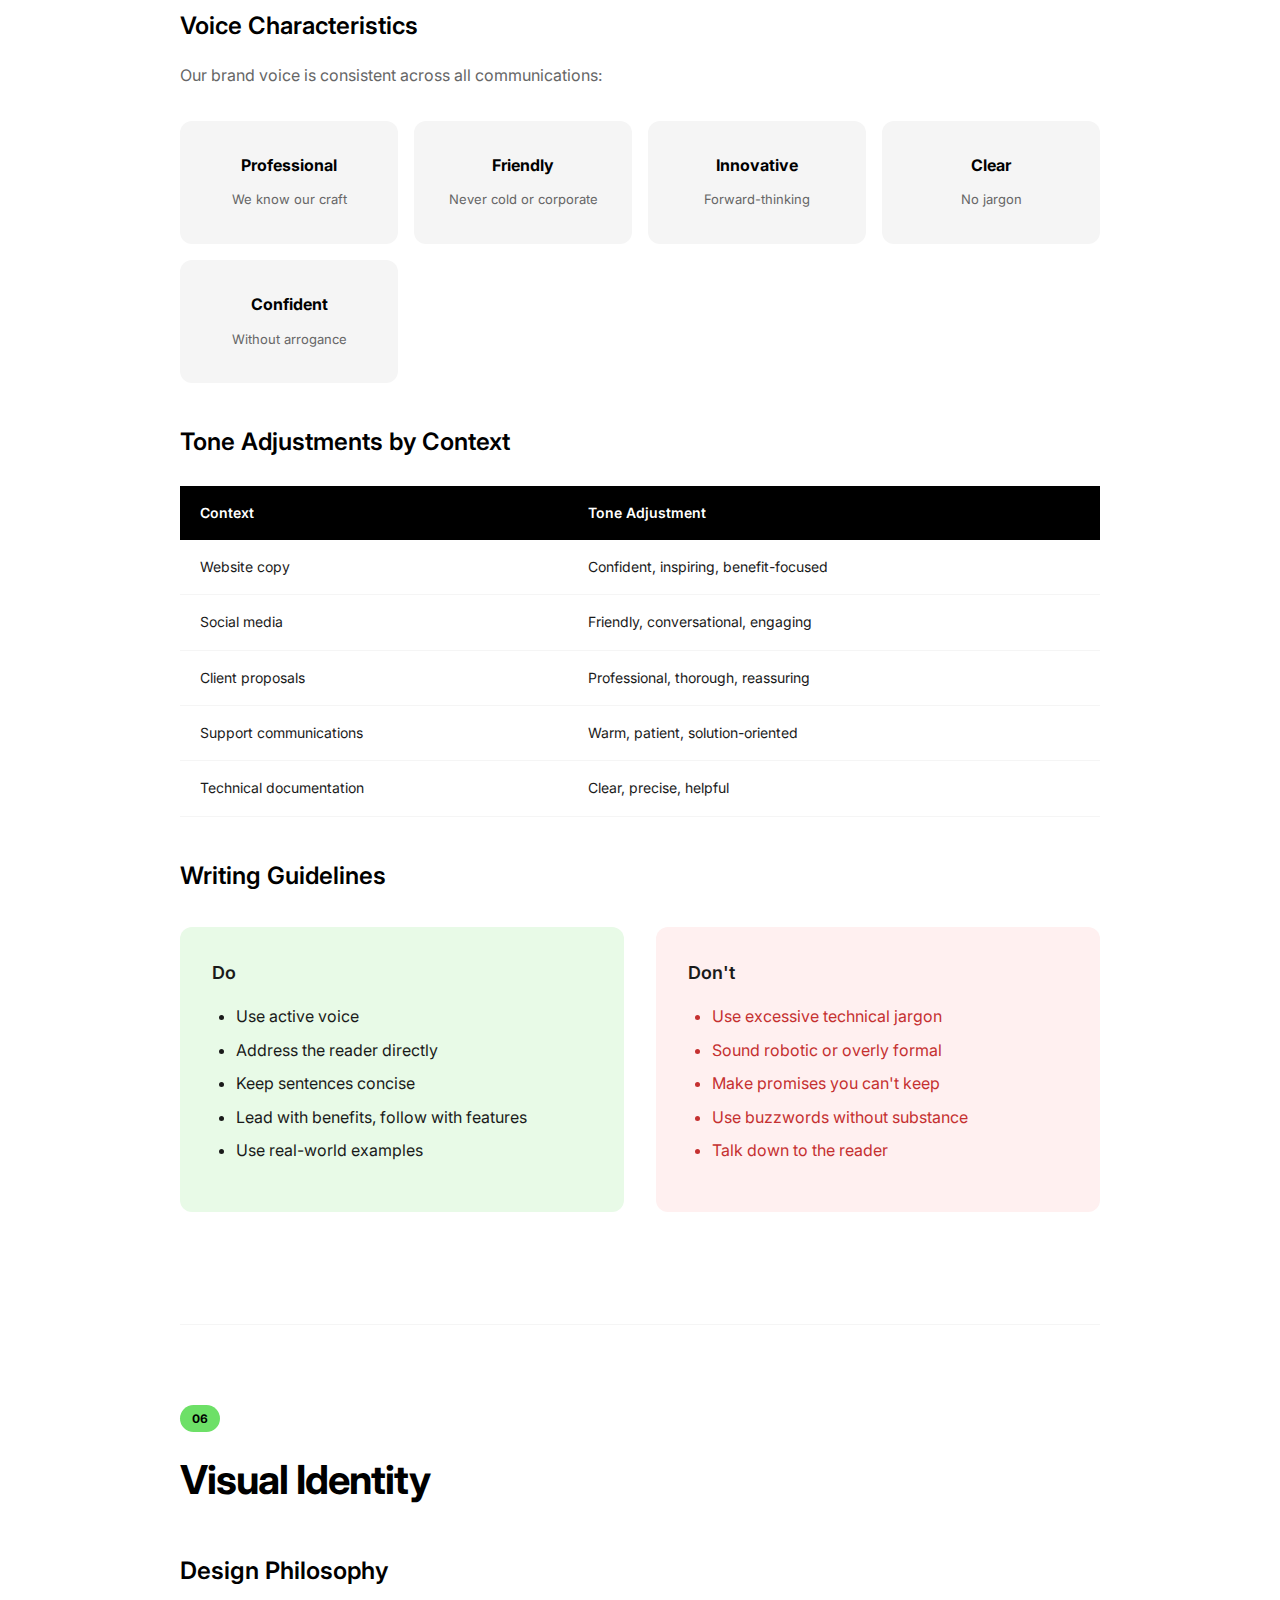
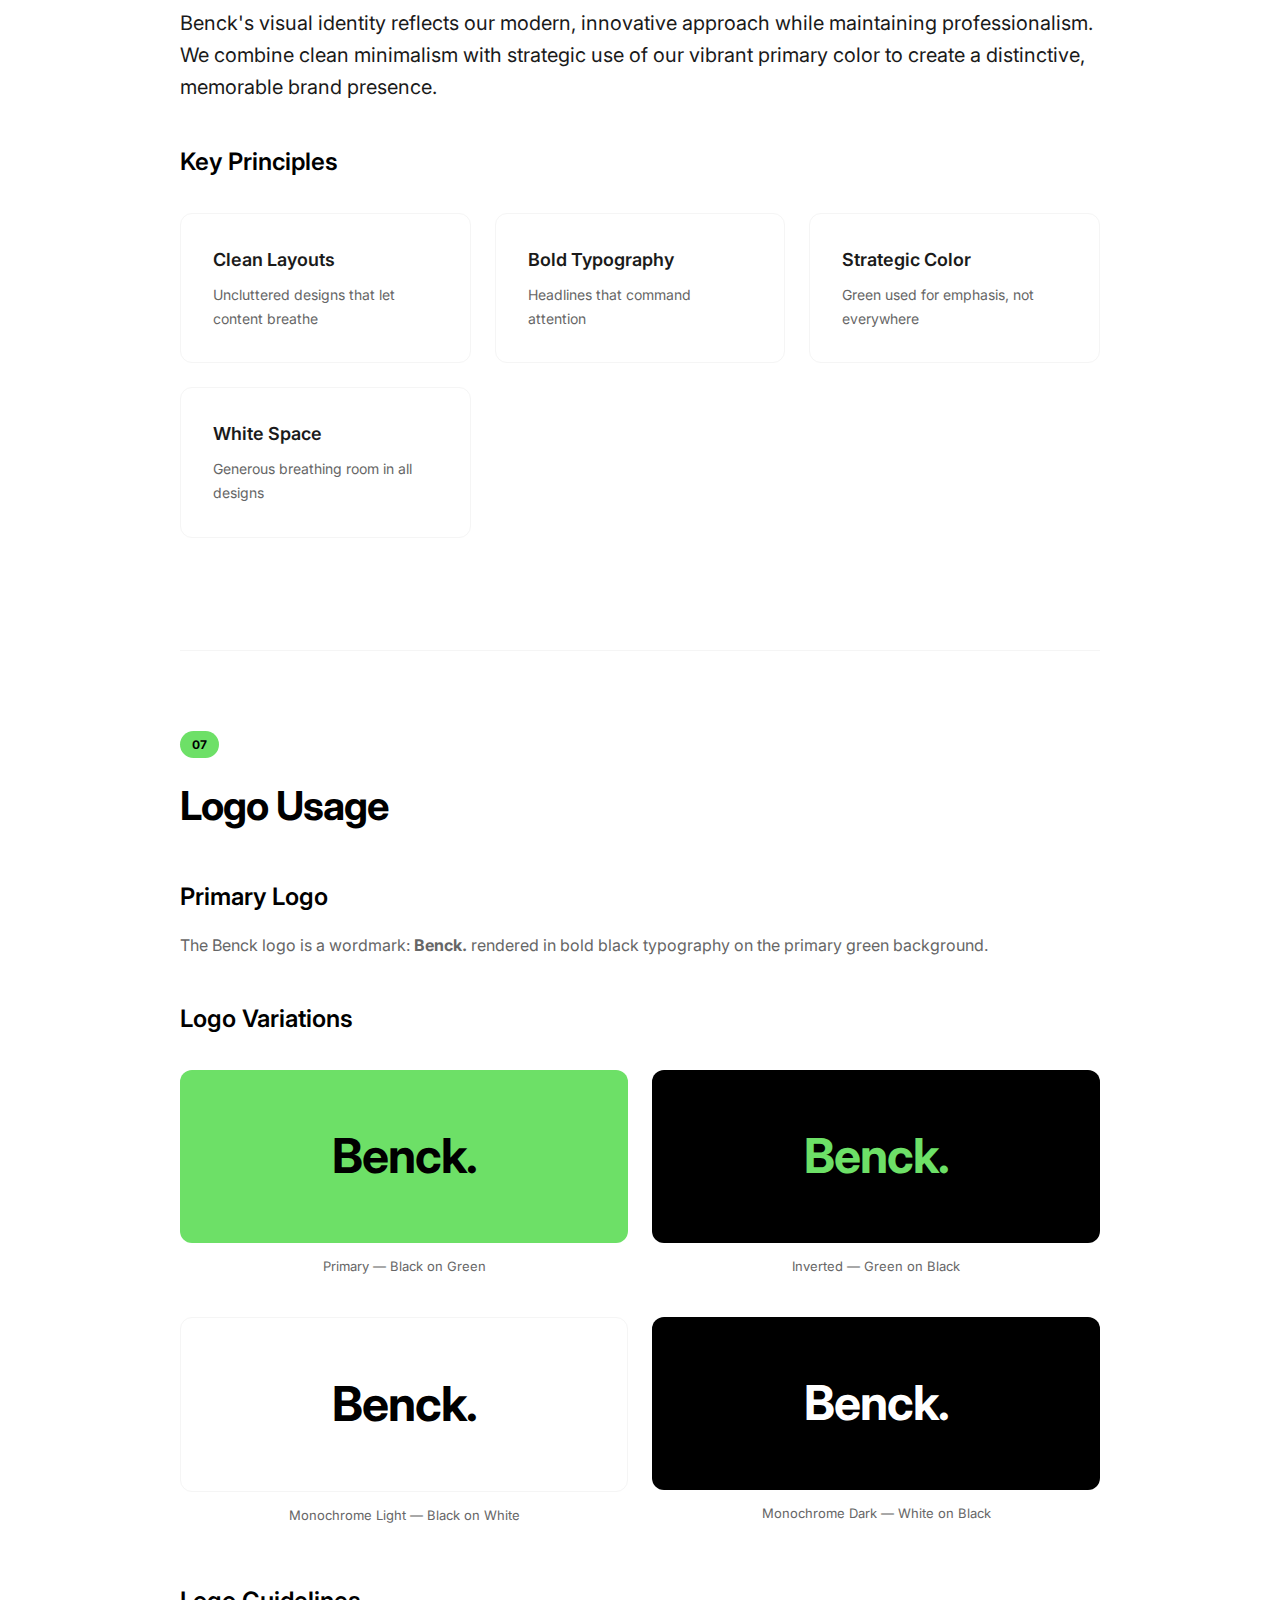
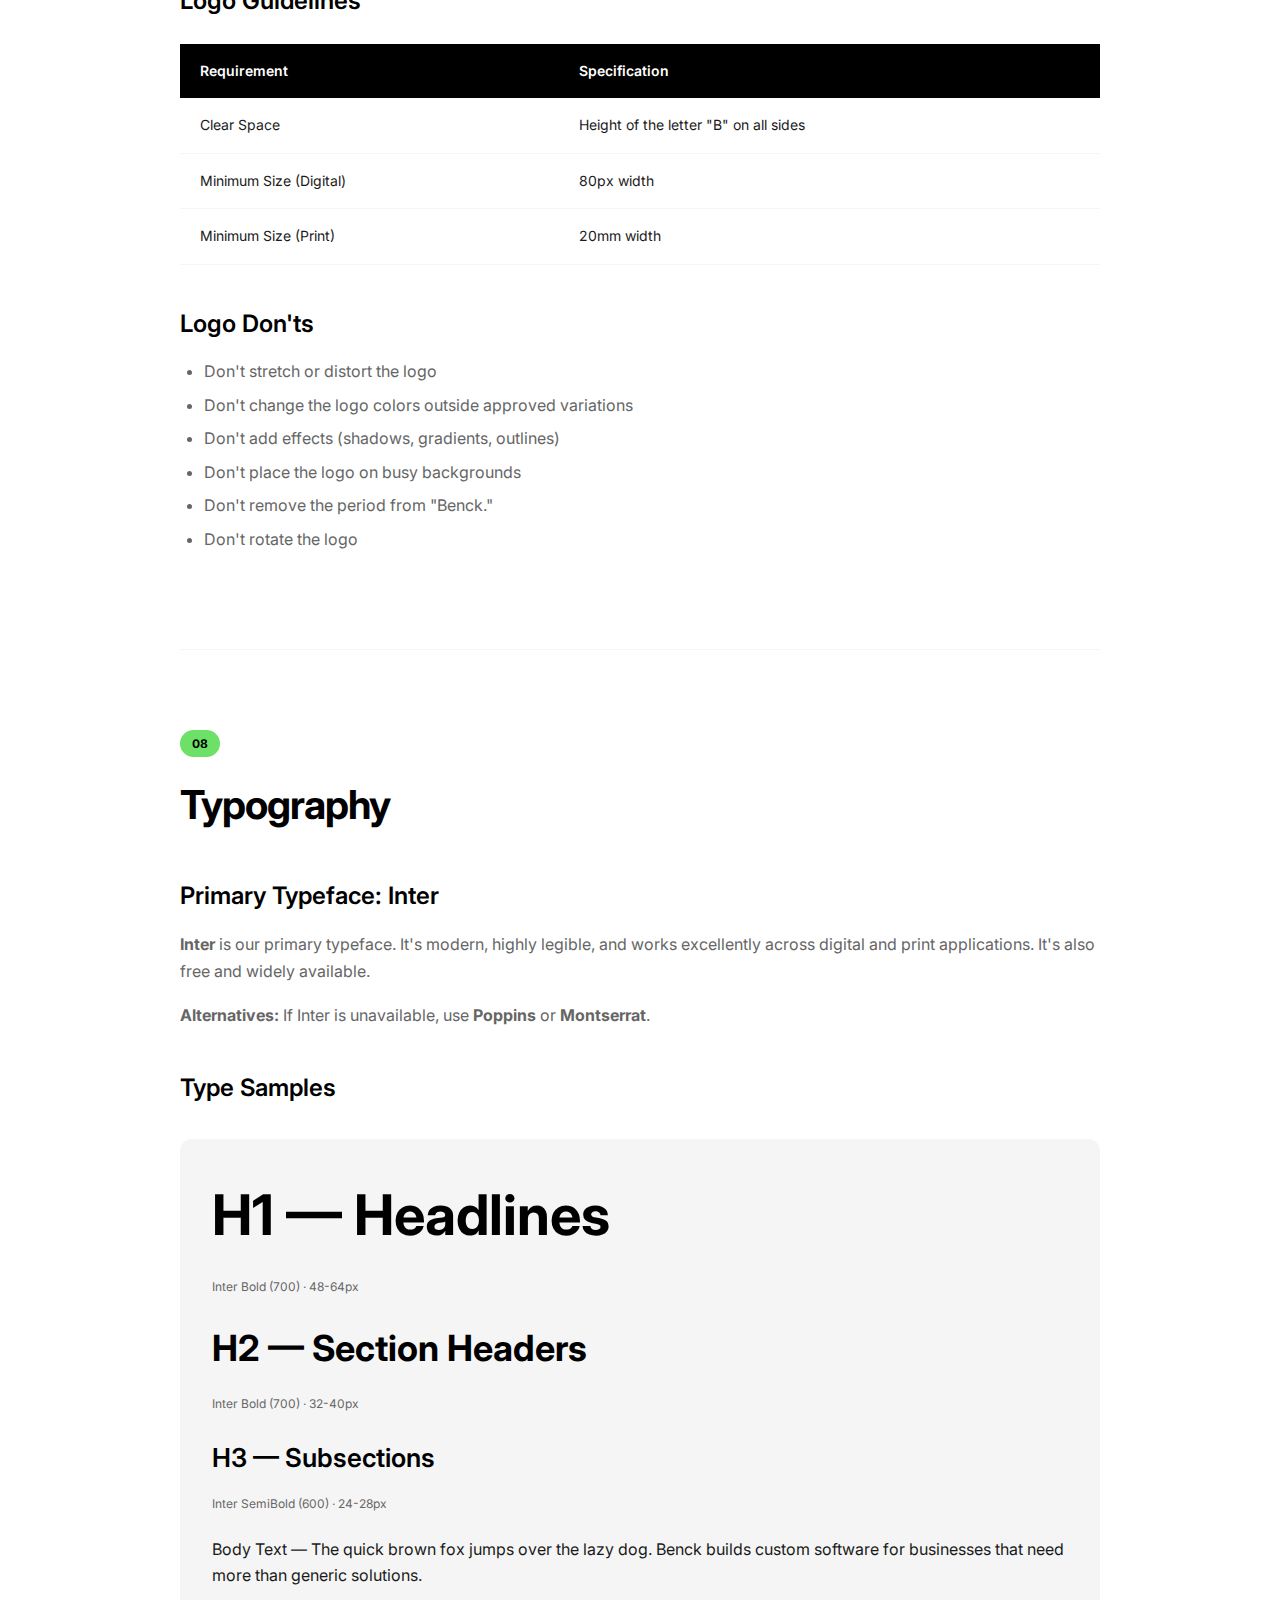
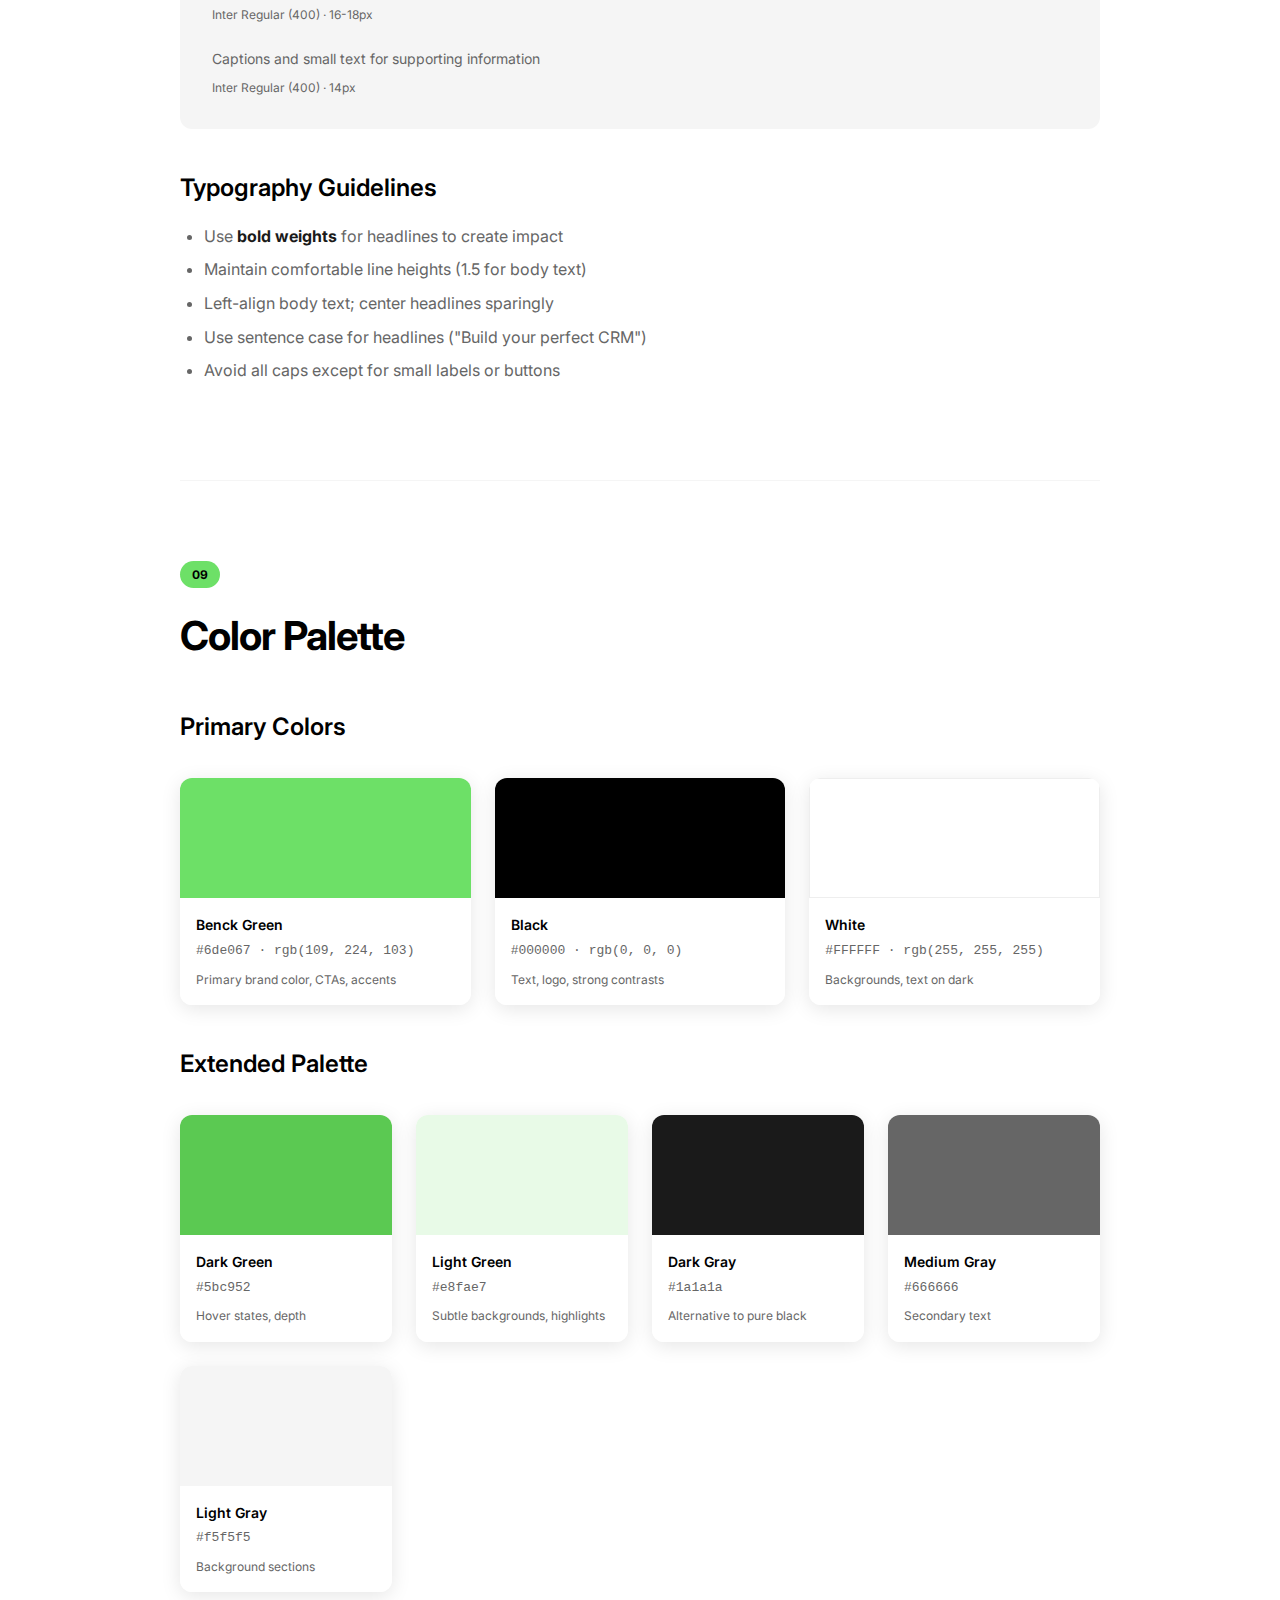
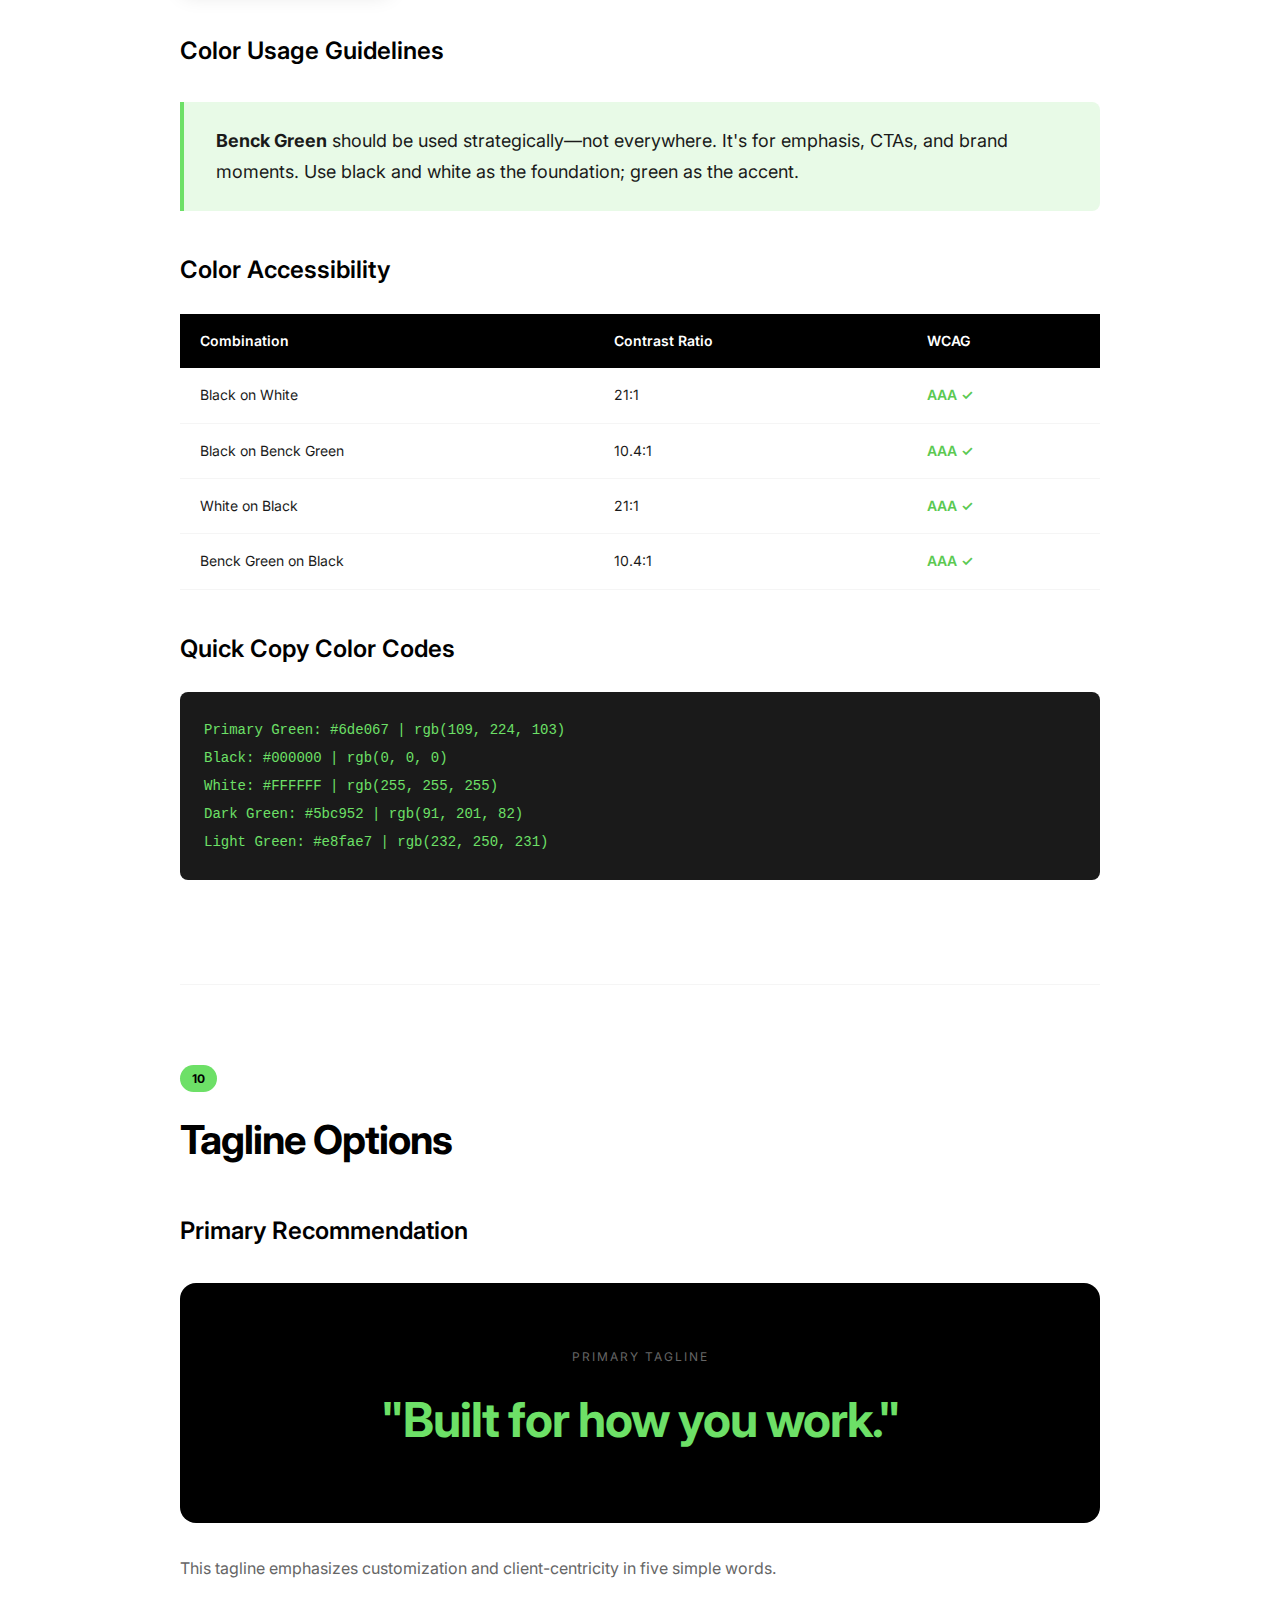
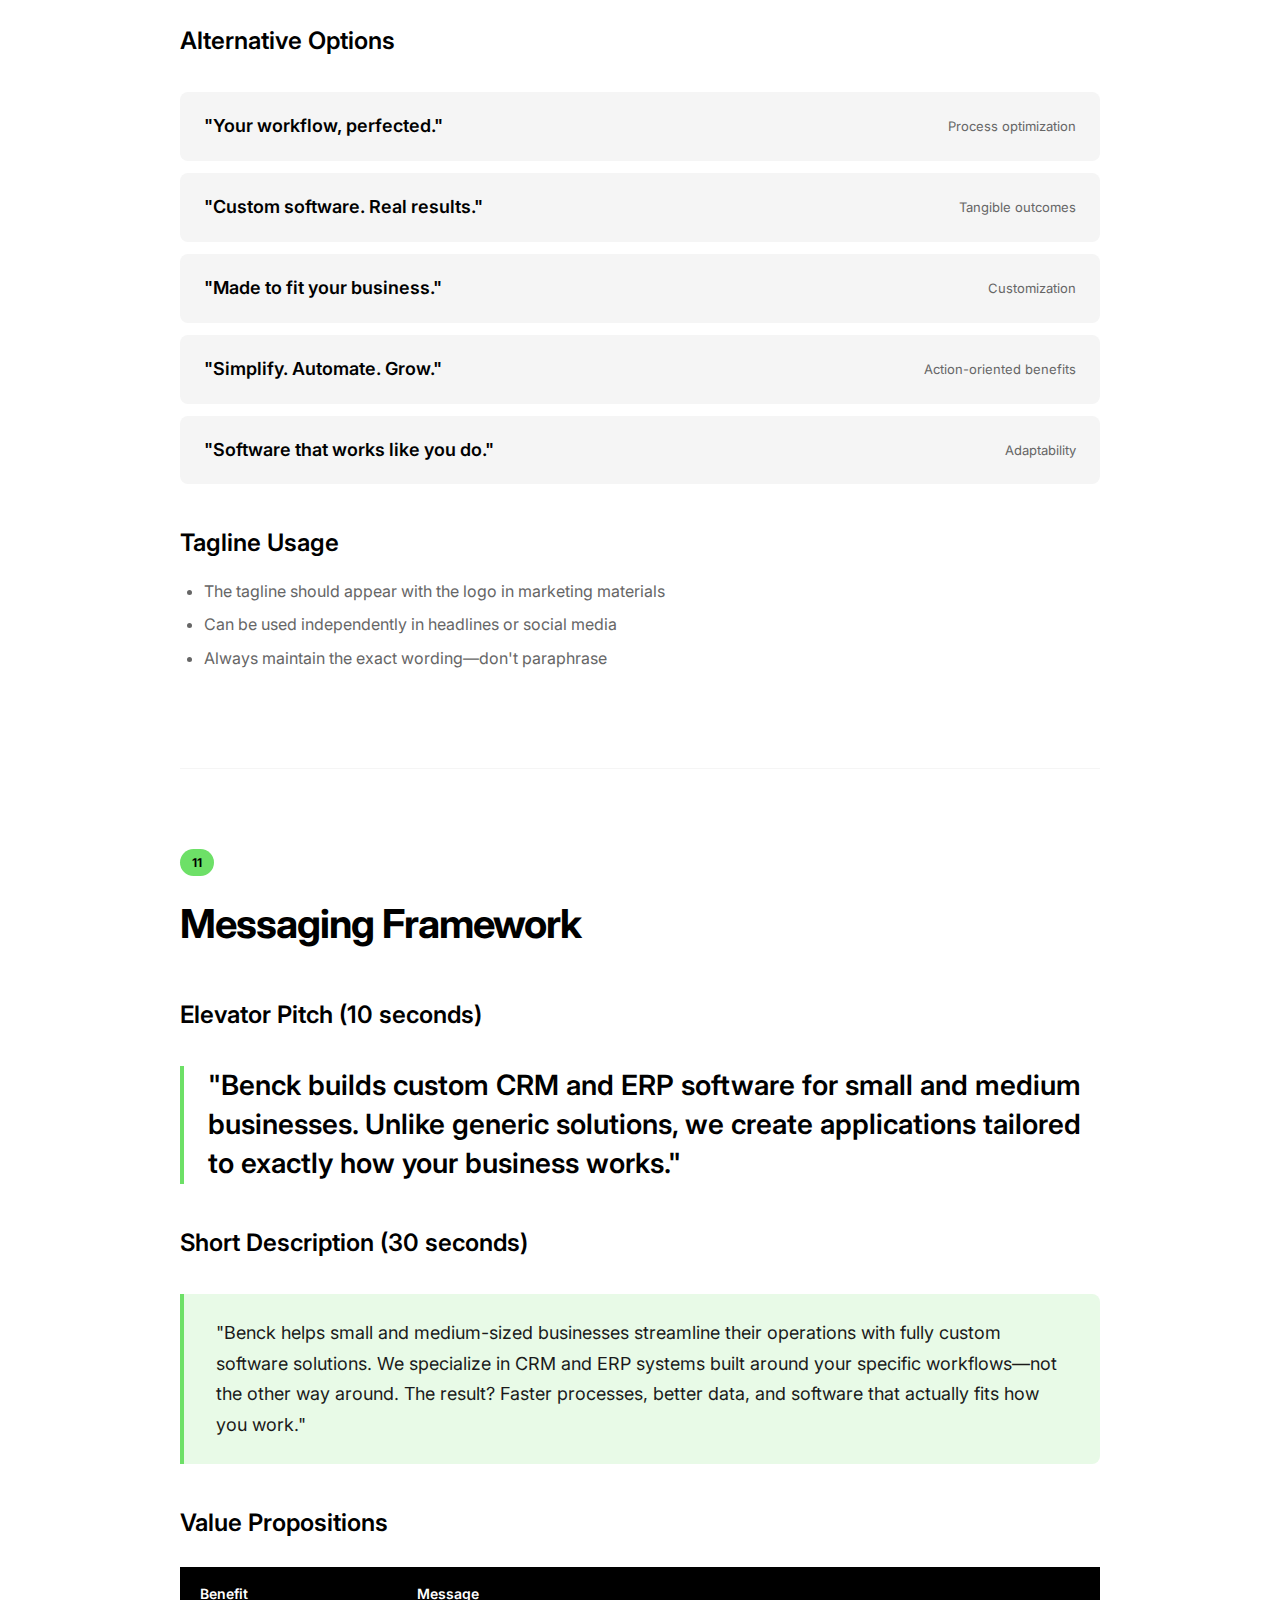
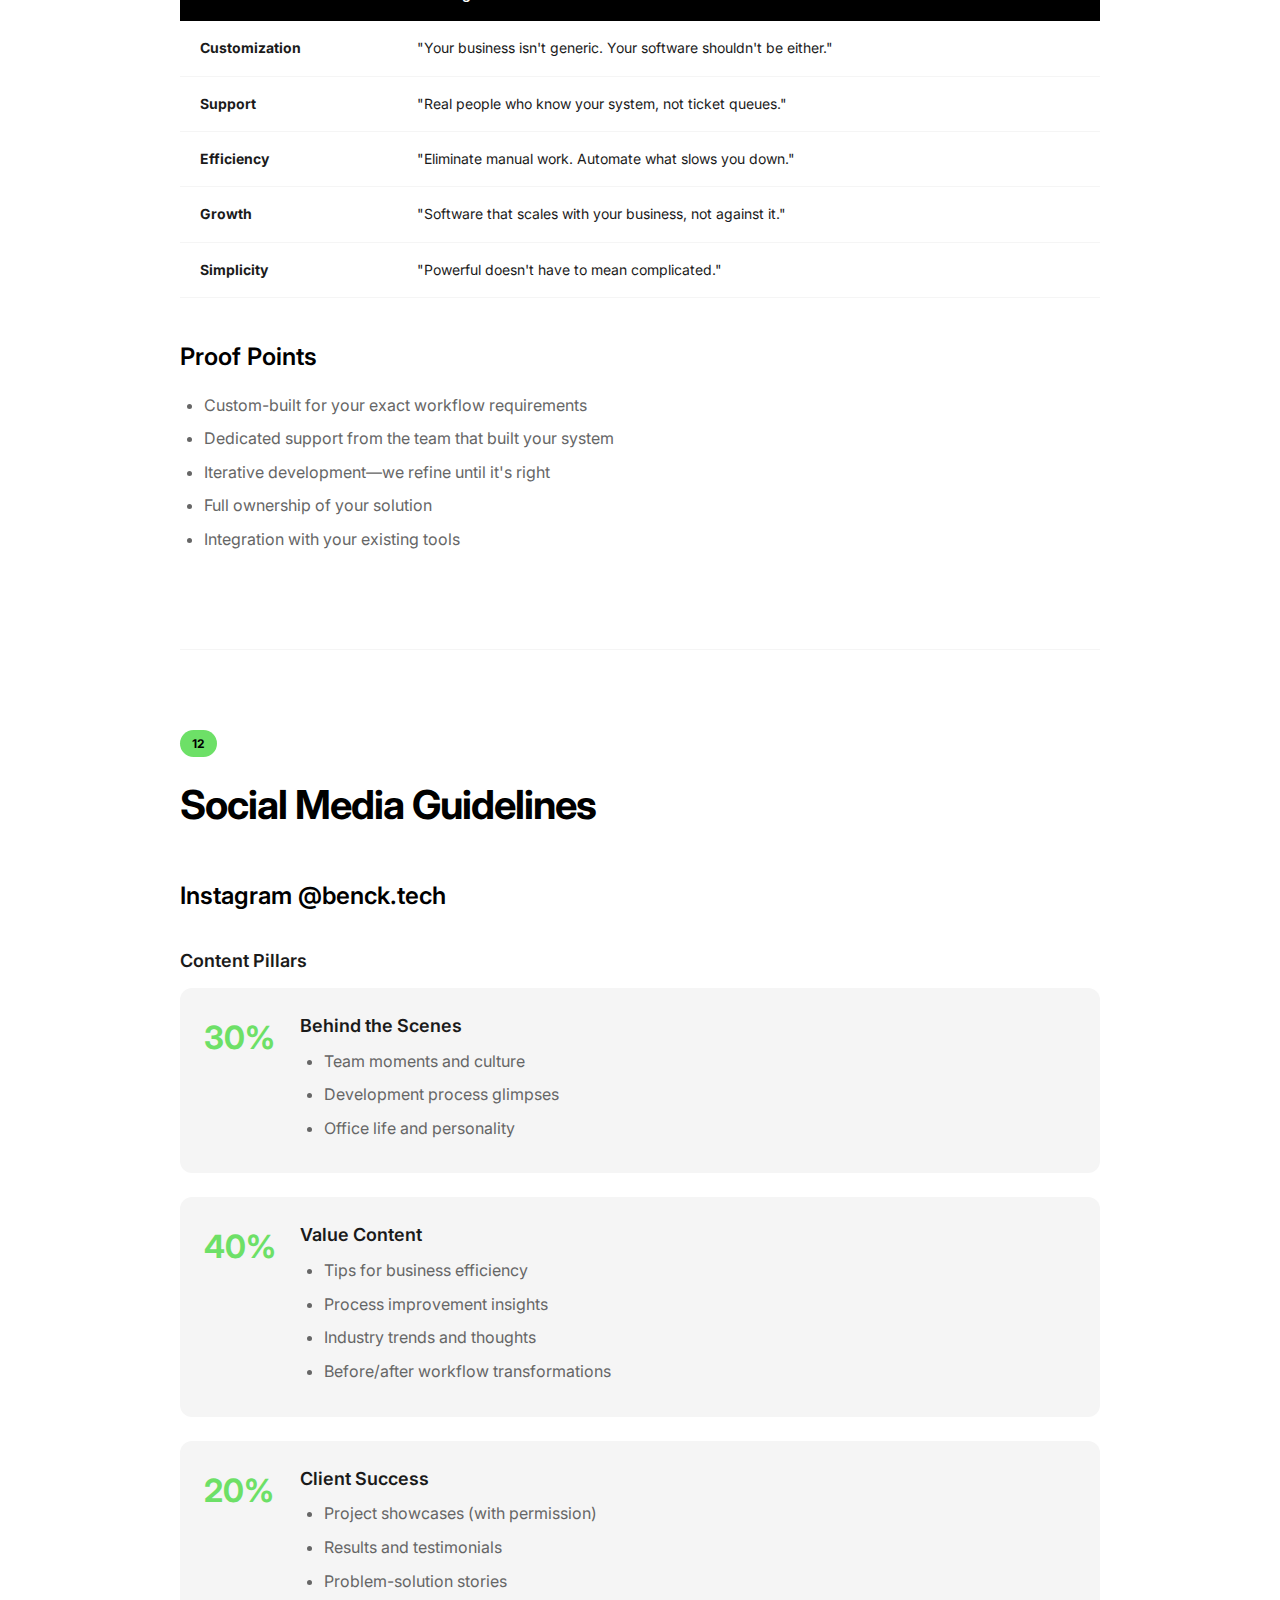
<file: docs/brand-guidelines.html>
<!DOCTYPE html>
<html lang="en">
<head>
    <meta charset="UTF-8">
    <meta name="viewport" content="width=device-width, initial-scale=1.0">
    <title>Benck. Brand Guidelines</title>
    <link rel="preconnect" href="https://fonts.googleapis.com">
    <link rel="preconnect" href="https://fonts.gstatic.com" crossorigin>
    <link href="https://fonts.googleapis.com/css2?family=Inter:wght@400;500;600;700&display=swap" rel="stylesheet">
    <style>
        :root {
            --benck-green: #6de067;
            --benck-dark-green: #5bc952;
            --benck-light-green: #e8fae7;
            --black: #000000;
            --white: #FFFFFF;
            --dark-gray: #1a1a1a;
            --medium-gray: #666666;
            --light-gray: #f5f5f5;
        }

        * {
            margin: 0;
            padding: 0;
            box-sizing: border-box;
        }

        html {
            scroll-behavior: smooth;
        }

        body {
            font-family: 'Inter', -apple-system, BlinkMacSystemFont, sans-serif;
            font-size: 16px;
            line-height: 1.6;
            color: var(--dark-gray);
            background-color: var(--white);
        }

        /* Header */
        .header {
            background-color: var(--benck-green);
            padding: 60px 40px;
            text-align: center;
            position: relative;
        }

        .header-logo {
            font-size: 72px;
            font-weight: 700;
            color: var(--black);
            letter-spacing: -2px;
        }

        .header-subtitle {
            font-size: 24px;
            font-weight: 400;
            color: var(--black);
            margin-top: 16px;
            opacity: 0.8;
        }

        .header-meta {
            margin-top: 24px;
            font-size: 14px;
            color: var(--black);
            opacity: 0.6;
        }

        /* Navigation */
        .nav {
            background-color: var(--black);
            padding: 20px 40px;
            position: sticky;
            top: 0;
            z-index: 100;
        }

        .nav-inner {
            max-width: 1200px;
            margin: 0 auto;
            display: flex;
            flex-wrap: wrap;
            gap: 8px;
            justify-content: center;
        }

        .nav a {
            color: var(--white);
            text-decoration: none;
            font-size: 13px;
            font-weight: 500;
            padding: 8px 16px;
            border-radius: 4px;
            transition: all 0.2s ease;
        }

        .nav a:hover {
            background-color: var(--benck-green);
            color: var(--black);
        }

        /* Main Content */
        .main {
            max-width: 1000px;
            margin: 0 auto;
            padding: 0 40px;
        }

        /* Sections */
        .section {
            padding: 80px 0;
            border-bottom: 1px solid var(--light-gray);
        }

        .section:last-child {
            border-bottom: none;
        }

        .section-number {
            display: inline-block;
            background-color: var(--benck-green);
            color: var(--black);
            font-size: 12px;
            font-weight: 700;
            padding: 4px 12px;
            border-radius: 20px;
            margin-bottom: 16px;
        }

        h2 {
            font-size: 40px;
            font-weight: 700;
            color: var(--black);
            margin-bottom: 32px;
            letter-spacing: -1px;
        }

        h3 {
            font-size: 24px;
            font-weight: 600;
            color: var(--black);
            margin-top: 40px;
            margin-bottom: 16px;
        }

        h4 {
            font-size: 18px;
            font-weight: 600;
            color: var(--dark-gray);
            margin-top: 32px;
            margin-bottom: 12px;
        }

        p {
            font-size: 16px;
            line-height: 1.7;
            color: var(--medium-gray);
            margin-bottom: 16px;
        }

        .lead {
            font-size: 20px;
            line-height: 1.6;
            color: var(--dark-gray);
        }

        /* Highlight Box */
        .highlight-box {
            background-color: var(--benck-light-green);
            border-left: 4px solid var(--benck-green);
            padding: 24px 32px;
            margin: 32px 0;
            border-radius: 0 8px 8px 0;
        }

        .highlight-box p {
            color: var(--dark-gray);
            margin: 0;
            font-size: 18px;
        }

        .highlight-box.dark {
            background-color: var(--black);
            border-left-color: var(--benck-green);
        }

        .highlight-box.dark p {
            color: var(--white);
        }

        /* Quote */
        blockquote {
            font-size: 28px;
            font-weight: 600;
            color: var(--black);
            border-left: 4px solid var(--benck-green);
            padding-left: 24px;
            margin: 32px 0;
            line-height: 1.4;
        }

        /* Lists */
        ul, ol {
            margin: 16px 0;
            padding-left: 24px;
        }

        li {
            color: var(--medium-gray);
            margin-bottom: 8px;
            line-height: 1.6;
        }

        li strong {
            color: var(--dark-gray);
        }

        /* Tables */
        .table-wrapper {
            overflow-x: auto;
            margin: 24px 0;
        }

        table {
            width: 100%;
            border-collapse: collapse;
            font-size: 14px;
        }

        th {
            background-color: var(--black);
            color: var(--white);
            font-weight: 600;
            text-align: left;
            padding: 16px 20px;
        }

        td {
            padding: 16px 20px;
            border-bottom: 1px solid var(--light-gray);
            color: var(--dark-gray);
        }

        tr:hover td {
            background-color: var(--benck-light-green);
        }

        /* Color Swatches */
        .color-grid {
            display: grid;
            grid-template-columns: repeat(auto-fit, minmax(200px, 1fr));
            gap: 24px;
            margin: 32px 0;
        }

        .color-swatch {
            border-radius: 12px;
            overflow: hidden;
            box-shadow: 0 4px 20px rgba(0,0,0,0.1);
        }

        .color-swatch-preview {
            height: 120px;
        }

        .color-swatch-info {
            background-color: var(--white);
            padding: 16px;
        }

        .color-swatch-name {
            font-weight: 600;
            color: var(--black);
            font-size: 14px;
        }

        .color-swatch-hex {
            font-family: monospace;
            font-size: 13px;
            color: var(--medium-gray);
            margin-top: 4px;
        }

        .color-swatch-usage {
            font-size: 12px;
            color: var(--medium-gray);
            margin-top: 8px;
        }

        /* Logo Display */
        .logo-grid {
            display: grid;
            grid-template-columns: repeat(2, 1fr);
            gap: 24px;
            margin: 32px 0;
        }

        .logo-box {
            border-radius: 12px;
            padding: 48px;
            display: flex;
            align-items: center;
            justify-content: center;
            min-height: 160px;
        }

        .logo-box span {
            font-size: 48px;
            font-weight: 700;
            letter-spacing: -1px;
        }

        .logo-label {
            text-align: center;
            font-size: 13px;
            color: var(--medium-gray);
            margin-top: 12px;
        }

        /* Typography Display */
        .type-sample {
            margin: 32px 0;
            padding: 32px;
            background-color: var(--light-gray);
            border-radius: 12px;
        }

        .type-h1 {
            font-size: 56px;
            font-weight: 700;
            color: var(--black);
            margin-bottom: 16px;
        }

        .type-h2 {
            font-size: 36px;
            font-weight: 700;
            color: var(--black);
            margin-bottom: 16px;
        }

        .type-h3 {
            font-size: 26px;
            font-weight: 600;
            color: var(--black);
            margin-bottom: 16px;
        }

        .type-body {
            font-size: 16px;
            font-weight: 400;
            color: var(--dark-gray);
            margin-bottom: 16px;
        }

        .type-caption {
            font-size: 14px;
            font-weight: 400;
            color: var(--medium-gray);
        }

        .type-meta {
            font-size: 12px;
            color: var(--medium-gray);
            margin-top: 8px;
        }

        /* Cards */
        .card-grid {
            display: grid;
            grid-template-columns: repeat(auto-fit, minmax(280px, 1fr));
            gap: 24px;
            margin: 32px 0;
        }

        .card {
            background-color: var(--white);
            border: 1px solid var(--light-gray);
            border-radius: 12px;
            padding: 32px;
            transition: all 0.2s ease;
        }

        .card:hover {
            border-color: var(--benck-green);
            box-shadow: 0 8px 30px rgba(109, 224, 103, 0.15);
        }

        .card-icon {
            width: 48px;
            height: 48px;
            background-color: var(--benck-light-green);
            border-radius: 12px;
            display: flex;
            align-items: center;
            justify-content: center;
            margin-bottom: 16px;
            font-size: 24px;
        }

        .card h4 {
            margin-top: 0;
            margin-bottom: 8px;
        }

        .card p {
            margin: 0;
            font-size: 14px;
        }

        /* Do's and Don'ts */
        .dos-donts {
            display: grid;
            grid-template-columns: repeat(2, 1fr);
            gap: 32px;
            margin: 32px 0;
        }

        .dos, .donts {
            padding: 32px;
            border-radius: 12px;
        }

        .dos {
            background-color: var(--benck-light-green);
        }

        .donts {
            background-color: #fff0f0;
        }

        .dos h4, .donts h4 {
            margin-top: 0;
        }

        .dos li {
            color: var(--dark-gray);
        }

        .donts li {
            color: #c53030;
        }

        /* Tagline Display */
        .tagline-display {
            background-color: var(--black);
            color: var(--white);
            padding: 64px;
            border-radius: 16px;
            text-align: center;
            margin: 32px 0;
        }

        .tagline-display .tagline {
            font-size: 48px;
            font-weight: 700;
            color: var(--benck-green);
            letter-spacing: -1px;
        }

        .tagline-display .tagline-label {
            font-size: 12px;
            text-transform: uppercase;
            letter-spacing: 2px;
            color: var(--medium-gray);
            margin-bottom: 16px;
        }

        /* Alternative taglines */
        .alt-taglines {
            margin: 32px 0;
        }

        .alt-tagline {
            display: flex;
            justify-content: space-between;
            align-items: center;
            padding: 20px 24px;
            background-color: var(--light-gray);
            border-radius: 8px;
            margin-bottom: 12px;
        }

        .alt-tagline-text {
            font-size: 18px;
            font-weight: 600;
            color: var(--black);
        }

        .alt-tagline-emphasis {
            font-size: 13px;
            color: var(--medium-gray);
        }

        /* Voice characteristics */
        .voice-grid {
            display: grid;
            grid-template-columns: repeat(auto-fit, minmax(180px, 1fr));
            gap: 16px;
            margin: 32px 0;
        }

        .voice-item {
            text-align: center;
            padding: 32px 16px;
            background-color: var(--light-gray);
            border-radius: 12px;
        }

        .voice-item strong {
            display: block;
            font-size: 16px;
            color: var(--black);
            margin-bottom: 8px;
        }

        .voice-item span {
            font-size: 13px;
            color: var(--medium-gray);
        }

        /* Quick Reference */
        .quick-ref {
            background-color: var(--black);
            color: var(--white);
            padding: 48px;
            border-radius: 16px;
            margin: 32px 0;
        }

        .quick-ref h3 {
            color: var(--benck-green);
            margin-top: 0;
        }

        .quick-ref-grid {
            display: grid;
            grid-template-columns: repeat(auto-fit, minmax(200px, 1fr));
            gap: 24px;
        }

        .quick-ref-item {
            padding: 16px 0;
            border-bottom: 1px solid #333;
        }

        .quick-ref-label {
            font-size: 12px;
            color: var(--medium-gray);
            text-transform: uppercase;
            letter-spacing: 1px;
            margin-bottom: 4px;
        }

        .quick-ref-value {
            font-size: 18px;
            font-weight: 600;
            color: var(--white);
        }

        .quick-ref-value.green {
            color: var(--benck-green);
        }

        /* Color codes block */
        .code-block {
            background-color: var(--dark-gray);
            color: var(--benck-green);
            padding: 24px;
            border-radius: 8px;
            font-family: monospace;
            font-size: 14px;
            overflow-x: auto;
            margin: 24px 0;
        }

        .code-block code {
            display: block;
            line-height: 2;
        }

        /* Footer */
        .footer {
            background-color: var(--black);
            color: var(--white);
            padding: 48px 40px;
            text-align: center;
        }

        .footer-logo {
            font-size: 36px;
            font-weight: 700;
            color: var(--benck-green);
            margin-bottom: 16px;
        }

        .footer p {
            color: var(--medium-gray);
            font-size: 14px;
        }

        .footer-links {
            margin-top: 24px;
        }

        .footer-links a {
            color: var(--benck-green);
            text-decoration: none;
            margin: 0 16px;
            font-size: 14px;
        }

        .footer-links a:hover {
            text-decoration: underline;
        }

        /* Pill tags */
        .pill {
            display: inline-block;
            background-color: var(--benck-light-green);
            color: var(--benck-dark-green);
            font-size: 12px;
            font-weight: 600;
            padding: 4px 12px;
            border-radius: 20px;
            margin-right: 8px;
            margin-bottom: 8px;
        }

        /* Divider */
        .divider {
            height: 4px;
            background: linear-gradient(90deg, var(--benck-green), transparent);
            border: none;
            margin: 48px 0;
        }

        /* Accessibility table special styling */
        .accessibility-check {
            color: var(--benck-dark-green);
            font-weight: 600;
        }

        /* Social content pillars */
        .pillar {
            display: flex;
            gap: 16px;
            margin-bottom: 24px;
            padding: 24px;
            background-color: var(--light-gray);
            border-radius: 12px;
        }

        .pillar-percent {
            font-size: 32px;
            font-weight: 700;
            color: var(--benck-green);
            min-width: 80px;
        }

        .pillar-content h4 {
            margin: 0 0 8px 0;
        }

        .pillar-content ul {
            margin: 0;
        }

        /* Responsive */
        @media (max-width: 768px) {
            .header {
                padding: 40px 20px;
            }

            .header-logo {
                font-size: 48px;
            }

            .header-subtitle {
                font-size: 18px;
            }

            .nav {
                padding: 16px 20px;
            }

            .nav a {
                font-size: 12px;
                padding: 6px 12px;
            }

            .main {
                padding: 0 20px;
            }

            .section {
                padding: 48px 0;
            }

            h2 {
                font-size: 32px;
            }

            .logo-grid {
                grid-template-columns: 1fr;
            }

            .dos-donts {
                grid-template-columns: 1fr;
            }

            .tagline-display {
                padding: 40px 24px;
            }

            .tagline-display .tagline {
                font-size: 32px;
            }

            blockquote {
                font-size: 22px;
            }
        }
    </style>
</head>
<body>

    <!-- Header -->
    <header class="header">
        <div class="header-logo">Benck.</div>
        <div class="header-subtitle">Brand Guidelines</div>
        <div class="header-meta">Version 1.0 &nbsp;|&nbsp; December 2025</div>
    </header>

    <!-- Navigation -->
    <nav class="nav">
        <div class="nav-inner">
            <a href="#overview">Overview</a>
            <a href="#story">Story</a>
            <a href="#mission">Mission</a>
            <a href="#audience">Audience</a>
            <a href="#voice">Voice & Tone</a>
            <a href="#visual">Visual Identity</a>
            <a href="#logo">Logo</a>
            <a href="#typography">Typography</a>
            <a href="#colors">Colors</a>
            <a href="#tagline">Tagline</a>
            <a href="#messaging">Messaging</a>
            <a href="#social">Social Media</a>
            <a href="#dos-donts">Do's & Don'ts</a>
        </div>
    </nav>

    <!-- Main Content -->
    <main class="main">

        <!-- Brand Overview -->
        <section id="overview" class="section">
            <span class="section-number">01</span>
            <h2>Brand Overview</h2>
            <p class="lead"><strong>Benck</strong> is a technology company that specializes in creating fully customized CRM and ERP solutions for small and medium-sized businesses. Unlike generic, one-size-fits-all software, Benck builds applications tailored to each client's unique workflows, processes, and needs.</p>

            <h3>What We Do</h3>
            <div class="card-grid">
                <div class="card">
                    <div class="card-icon">&#128736;</div>
                    <h4>Custom CRM Development</h4>
                    <p>Build customer relationship management systems tailored to your specific sales processes.</p>
                </div>
                <div class="card">
                    <div class="card-icon">&#9881;</div>
                    <h4>Custom ERP Solutions</h4>
                    <p>Enterprise resource planning that fits how your business actually operates.</p>
                </div>
                <div class="card">
                    <div class="card-icon">&#9889;</div>
                    <h4>Business Process Automation</h4>
                    <p>Eliminate manual work and automate repetitive tasks across your organization.</p>
                </div>
                <div class="card">
                    <div class="card-icon">&#128257;</div>
                    <h4>Workflow Optimization</h4>
                    <p>Streamline internal processes for maximum efficiency and clarity.</p>
                </div>
            </div>

            <div class="highlight-box dark">
                <p><strong>Our Promise:</strong> We don't force your business to adapt to software—we build software that adapts to your business.</p>
            </div>
        </section>

        <!-- Brand Story -->
        <section id="story" class="section">
            <span class="section-number">02</span>
            <h2>Brand Story</h2>
            <p class="lead">The name <strong>Benck</strong> has a personal origin. It comes from the names of the founders' two dogs: <strong>Zack</strong> and <strong>Bento</strong>.</p>

            <p>This might seem unconventional for a tech company, but it reflects something important about who we are: we're real people who care about the things (and beings) that matter to us.</p>

            <p>This personal touch extends to how we work with clients. We're not a faceless corporation. We're a team that takes the time to understand your business, your challenges, and your goals—just like we take the time to understand what makes Zack and Bento happy.</p>

            <div class="highlight-box">
                <p>The period in <strong>Benck.</strong> represents completeness and confidence. It's a statement, not a question. When you work with Benck, you get a complete solution.</p>
            </div>
        </section>

        <!-- Mission, Vision & Values -->
        <section id="mission" class="section">
            <span class="section-number">03</span>
            <h2>Mission, Vision & Values</h2>

            <h3>Mission</h3>
            <blockquote>To empower small and medium-sized businesses with custom software solutions that simplify operations, accelerate growth, and eliminate the frustration of working around generic tools.</blockquote>

            <h3>Vision</h3>
            <p class="lead">To become the go-to partner for businesses that have outgrown spreadsheets and generic software but aren't ready for enterprise-level complexity and cost.</p>

            <h3>Core Values</h3>
            <div class="table-wrapper">
                <table>
                    <thead>
                        <tr>
                            <th>Value</th>
                            <th>Description</th>
                        </tr>
                    </thead>
                    <tbody>
                        <tr>
                            <td><strong>Customization First</strong></td>
                            <td>Every business is unique. Your software should be too.</td>
                        </tr>
                        <tr>
                            <td><strong>Approachability</strong></td>
                            <td>Technology should be accessible, not intimidating. We speak your language, not jargon.</td>
                        </tr>
                        <tr>
                            <td><strong>Reliability</strong></td>
                            <td>Your business depends on us. We take that responsibility seriously.</td>
                        </tr>
                        <tr>
                            <td><strong>Partnership</strong></td>
                            <td>We're not just vendors—we're partners invested in your success.</td>
                        </tr>
                        <tr>
                            <td><strong>Simplicity</strong></td>
                            <td>Complex problems deserve elegant, simple solutions.</td>
                        </tr>
                    </tbody>
                </table>
            </div>
        </section>

        <!-- Target Audience -->
        <section id="audience" class="section">
            <span class="section-number">04</span>
            <h2>Target Audience</h2>

            <h3>Primary Audience</h3>
            <p class="lead">Small to medium-sized businesses with <strong>10 to 200 employees</strong> across any industry that:</p>
            <ul>
                <li>Have outgrown spreadsheets and basic tools</li>
                <li>Find generic CRM/ERP solutions too rigid or bloated</li>
                <li>Need software that matches their specific workflows</li>
                <li>Value personalized support over ticket queues</li>
                <li>Want a partner, not just a provider</li>
            </ul>

            <h3>Industry Examples</h3>
            <p>
                <span class="pill">Professional Services</span>
                <span class="pill">Retail & E-commerce</span>
                <span class="pill">Manufacturing</span>
                <span class="pill">Healthcare</span>
                <span class="pill">Construction</span>
                <span class="pill">Hospitality</span>
                <span class="pill">Real Estate</span>
            </p>

            <h3>Pain Points We Solve</h3>
            <div class="card-grid">
                <div class="card">
                    <p><strong>"We're using 5 different tools that don't talk to each other"</strong></p>
                </div>
                <div class="card">
                    <p><strong>"Our CRM doesn't fit how we actually work"</strong></p>
                </div>
                <div class="card">
                    <p><strong>"We spend hours on manual data entry"</strong></p>
                </div>
                <div class="card">
                    <p><strong>"We can't get the reports we need"</strong></p>
                </div>
                <div class="card">
                    <p><strong>"Generic software support doesn't understand our business"</strong></p>
                </div>
                <div class="card">
                    <p><strong>"We're paying for features we don't use"</strong></p>
                </div>
            </div>
        </section>

        <!-- Brand Voice & Tone -->
        <section id="voice" class="section">
            <span class="section-number">05</span>
            <h2>Brand Voice & Tone</h2>

            <h3>Voice Characteristics</h3>
            <p>Our brand voice is consistent across all communications:</p>

            <div class="voice-grid">
                <div class="voice-item">
                    <strong>Professional</strong>
                    <span>We know our craft</span>
                </div>
                <div class="voice-item">
                    <strong>Friendly</strong>
                    <span>Never cold or corporate</span>
                </div>
                <div class="voice-item">
                    <strong>Innovative</strong>
                    <span>Forward-thinking</span>
                </div>
                <div class="voice-item">
                    <strong>Clear</strong>
                    <span>No jargon</span>
                </div>
                <div class="voice-item">
                    <strong>Confident</strong>
                    <span>Without arrogance</span>
                </div>
            </div>

            <h3>Tone Adjustments by Context</h3>
            <div class="table-wrapper">
                <table>
                    <thead>
                        <tr>
                            <th>Context</th>
                            <th>Tone Adjustment</th>
                        </tr>
                    </thead>
                    <tbody>
                        <tr>
                            <td>Website copy</td>
                            <td>Confident, inspiring, benefit-focused</td>
                        </tr>
                        <tr>
                            <td>Social media</td>
                            <td>Friendly, conversational, engaging</td>
                        </tr>
                        <tr>
                            <td>Client proposals</td>
                            <td>Professional, thorough, reassuring</td>
                        </tr>
                        <tr>
                            <td>Support communications</td>
                            <td>Warm, patient, solution-oriented</td>
                        </tr>
                        <tr>
                            <td>Technical documentation</td>
                            <td>Clear, precise, helpful</td>
                        </tr>
                    </tbody>
                </table>
            </div>

            <h3>Writing Guidelines</h3>
            <div class="dos-donts">
                <div class="dos">
                    <h4>Do</h4>
                    <ul>
                        <li>Use active voice</li>
                        <li>Address the reader directly</li>
                        <li>Keep sentences concise</li>
                        <li>Lead with benefits, follow with features</li>
                        <li>Use real-world examples</li>
                    </ul>
                </div>
                <div class="donts">
                    <h4>Don't</h4>
                    <ul>
                        <li>Use excessive technical jargon</li>
                        <li>Sound robotic or overly formal</li>
                        <li>Make promises you can't keep</li>
                        <li>Use buzzwords without substance</li>
                        <li>Talk down to the reader</li>
                    </ul>
                </div>
            </div>
        </section>

        <!-- Visual Identity -->
        <section id="visual" class="section">
            <span class="section-number">06</span>
            <h2>Visual Identity</h2>

            <h3>Design Philosophy</h3>
            <p class="lead">Benck's visual identity reflects our modern, innovative approach while maintaining professionalism. We combine clean minimalism with strategic use of our vibrant primary color to create a distinctive, memorable brand presence.</p>

            <h3>Key Principles</h3>
            <div class="card-grid">
                <div class="card">
                    <h4>Clean Layouts</h4>
                    <p>Uncluttered designs that let content breathe</p>
                </div>
                <div class="card">
                    <h4>Bold Typography</h4>
                    <p>Headlines that command attention</p>
                </div>
                <div class="card">
                    <h4>Strategic Color</h4>
                    <p>Green used for emphasis, not everywhere</p>
                </div>
                <div class="card">
                    <h4>White Space</h4>
                    <p>Generous breathing room in all designs</p>
                </div>
            </div>
        </section>

        <!-- Logo Usage -->
        <section id="logo" class="section">
            <span class="section-number">07</span>
            <h2>Logo Usage</h2>

            <h3>Primary Logo</h3>
            <p>The Benck logo is a wordmark: <strong>Benck.</strong> rendered in bold black typography on the primary green background.</p>

            <h3>Logo Variations</h3>
            <div class="logo-grid">
                <div>
                    <div class="logo-box" style="background-color: var(--benck-green);">
                        <span style="color: var(--black);">Benck.</span>
                    </div>
                    <p class="logo-label">Primary — Black on Green</p>
                </div>
                <div>
                    <div class="logo-box" style="background-color: var(--black);">
                        <span style="color: var(--benck-green);">Benck.</span>
                    </div>
                    <p class="logo-label">Inverted — Green on Black</p>
                </div>
                <div>
                    <div class="logo-box" style="background-color: var(--white); border: 1px solid var(--light-gray);">
                        <span style="color: var(--black);">Benck.</span>
                    </div>
                    <p class="logo-label">Monochrome Light — Black on White</p>
                </div>
                <div>
                    <div class="logo-box" style="background-color: var(--black);">
                        <span style="color: var(--white);">Benck.</span>
                    </div>
                    <p class="logo-label">Monochrome Dark — White on Black</p>
                </div>
            </div>

            <h3>Logo Guidelines</h3>
            <div class="table-wrapper">
                <table>
                    <thead>
                        <tr>
                            <th>Requirement</th>
                            <th>Specification</th>
                        </tr>
                    </thead>
                    <tbody>
                        <tr>
                            <td>Clear Space</td>
                            <td>Height of the letter "B" on all sides</td>
                        </tr>
                        <tr>
                            <td>Minimum Size (Digital)</td>
                            <td>80px width</td>
                        </tr>
                        <tr>
                            <td>Minimum Size (Print)</td>
                            <td>20mm width</td>
                        </tr>
                    </tbody>
                </table>
            </div>

            <h3>Logo Don'ts</h3>
            <ul>
                <li>Don't stretch or distort the logo</li>
                <li>Don't change the logo colors outside approved variations</li>
                <li>Don't add effects (shadows, gradients, outlines)</li>
                <li>Don't place the logo on busy backgrounds</li>
                <li>Don't remove the period from "Benck."</li>
                <li>Don't rotate the logo</li>
            </ul>
        </section>

        <!-- Typography -->
        <section id="typography" class="section">
            <span class="section-number">08</span>
            <h2>Typography</h2>

            <h3>Primary Typeface: Inter</h3>
            <p><strong>Inter</strong> is our primary typeface. It's modern, highly legible, and works excellently across digital and print applications. It's also free and widely available.</p>
            <p><strong>Alternatives:</strong> If Inter is unavailable, use <strong>Poppins</strong> or <strong>Montserrat</strong>.</p>

            <h3>Type Samples</h3>
            <div class="type-sample">
                <div class="type-h1">H1 — Headlines</div>
                <div class="type-meta">Inter Bold (700) · 48-64px</div>

                <div class="type-h2" style="margin-top: 24px;">H2 — Section Headers</div>
                <div class="type-meta">Inter Bold (700) · 32-40px</div>

                <div class="type-h3" style="margin-top: 24px;">H3 — Subsections</div>
                <div class="type-meta">Inter SemiBold (600) · 24-28px</div>

                <div class="type-body" style="margin-top: 24px;">Body Text — The quick brown fox jumps over the lazy dog. Benck builds custom software for businesses that need more than generic solutions.</div>
                <div class="type-meta">Inter Regular (400) · 16-18px</div>

                <div class="type-caption" style="margin-top: 24px;">Captions and small text for supporting information</div>
                <div class="type-meta">Inter Regular (400) · 14px</div>
            </div>

            <h3>Typography Guidelines</h3>
            <ul>
                <li>Use <strong>bold weights</strong> for headlines to create impact</li>
                <li>Maintain comfortable line heights (1.5 for body text)</li>
                <li>Left-align body text; center headlines sparingly</li>
                <li>Use sentence case for headlines ("Build your perfect CRM")</li>
                <li>Avoid all caps except for small labels or buttons</li>
            </ul>
        </section>

        <!-- Color Palette -->
        <section id="colors" class="section">
            <span class="section-number">09</span>
            <h2>Color Palette</h2>

            <h3>Primary Colors</h3>
            <div class="color-grid">
                <div class="color-swatch">
                    <div class="color-swatch-preview" style="background-color: #6de067;"></div>
                    <div class="color-swatch-info">
                        <div class="color-swatch-name">Benck Green</div>
                        <div class="color-swatch-hex">#6de067 · rgb(109, 224, 103)</div>
                        <div class="color-swatch-usage">Primary brand color, CTAs, accents</div>
                    </div>
                </div>
                <div class="color-swatch">
                    <div class="color-swatch-preview" style="background-color: #000000;"></div>
                    <div class="color-swatch-info">
                        <div class="color-swatch-name">Black</div>
                        <div class="color-swatch-hex">#000000 · rgb(0, 0, 0)</div>
                        <div class="color-swatch-usage">Text, logo, strong contrasts</div>
                    </div>
                </div>
                <div class="color-swatch">
                    <div class="color-swatch-preview" style="background-color: #FFFFFF; border: 1px solid #eee;"></div>
                    <div class="color-swatch-info">
                        <div class="color-swatch-name">White</div>
                        <div class="color-swatch-hex">#FFFFFF · rgb(255, 255, 255)</div>
                        <div class="color-swatch-usage">Backgrounds, text on dark</div>
                    </div>
                </div>
            </div>

            <h3>Extended Palette</h3>
            <div class="color-grid">
                <div class="color-swatch">
                    <div class="color-swatch-preview" style="background-color: #5bc952;"></div>
                    <div class="color-swatch-info">
                        <div class="color-swatch-name">Dark Green</div>
                        <div class="color-swatch-hex">#5bc952</div>
                        <div class="color-swatch-usage">Hover states, depth</div>
                    </div>
                </div>
                <div class="color-swatch">
                    <div class="color-swatch-preview" style="background-color: #e8fae7;"></div>
                    <div class="color-swatch-info">
                        <div class="color-swatch-name">Light Green</div>
                        <div class="color-swatch-hex">#e8fae7</div>
                        <div class="color-swatch-usage">Subtle backgrounds, highlights</div>
                    </div>
                </div>
                <div class="color-swatch">
                    <div class="color-swatch-preview" style="background-color: #1a1a1a;"></div>
                    <div class="color-swatch-info">
                        <div class="color-swatch-name">Dark Gray</div>
                        <div class="color-swatch-hex">#1a1a1a</div>
                        <div class="color-swatch-usage">Alternative to pure black</div>
                    </div>
                </div>
                <div class="color-swatch">
                    <div class="color-swatch-preview" style="background-color: #666666;"></div>
                    <div class="color-swatch-info">
                        <div class="color-swatch-name">Medium Gray</div>
                        <div class="color-swatch-hex">#666666</div>
                        <div class="color-swatch-usage">Secondary text</div>
                    </div>
                </div>
                <div class="color-swatch">
                    <div class="color-swatch-preview" style="background-color: #f5f5f5;"></div>
                    <div class="color-swatch-info">
                        <div class="color-swatch-name">Light Gray</div>
                        <div class="color-swatch-hex">#f5f5f5</div>
                        <div class="color-swatch-usage">Background sections</div>
                    </div>
                </div>
            </div>

            <h3>Color Usage Guidelines</h3>
            <div class="highlight-box">
                <p><strong>Benck Green</strong> should be used strategically—not everywhere. It's for emphasis, CTAs, and brand moments. Use black and white as the foundation; green as the accent.</p>
            </div>

            <h3>Color Accessibility</h3>
            <div class="table-wrapper">
                <table>
                    <thead>
                        <tr>
                            <th>Combination</th>
                            <th>Contrast Ratio</th>
                            <th>WCAG</th>
                        </tr>
                    </thead>
                    <tbody>
                        <tr>
                            <td>Black on White</td>
                            <td>21:1</td>
                            <td class="accessibility-check">AAA &#10003;</td>
                        </tr>
                        <tr>
                            <td>Black on Benck Green</td>
                            <td>10.4:1</td>
                            <td class="accessibility-check">AAA &#10003;</td>
                        </tr>
                        <tr>
                            <td>White on Black</td>
                            <td>21:1</td>
                            <td class="accessibility-check">AAA &#10003;</td>
                        </tr>
                        <tr>
                            <td>Benck Green on Black</td>
                            <td>10.4:1</td>
                            <td class="accessibility-check">AAA &#10003;</td>
                        </tr>
                    </tbody>
                </table>
            </div>

            <h3>Quick Copy Color Codes</h3>
            <div class="code-block">
                <code>Primary Green: #6de067 | rgb(109, 224, 103)</code>
                <code>Black: #000000 | rgb(0, 0, 0)</code>
                <code>White: #FFFFFF | rgb(255, 255, 255)</code>
                <code>Dark Green: #5bc952 | rgb(91, 201, 82)</code>
                <code>Light Green: #e8fae7 | rgb(232, 250, 231)</code>
            </div>
        </section>

        <!-- Tagline Options -->
        <section id="tagline" class="section">
            <span class="section-number">10</span>
            <h2>Tagline Options</h2>

            <h3>Primary Recommendation</h3>
            <div class="tagline-display">
                <div class="tagline-label">Primary Tagline</div>
                <div class="tagline">"Built for how you work."</div>
            </div>
            <p>This tagline emphasizes customization and client-centricity in five simple words.</p>

            <h3>Alternative Options</h3>
            <div class="alt-taglines">
                <div class="alt-tagline">
                    <span class="alt-tagline-text">"Your workflow, perfected."</span>
                    <span class="alt-tagline-emphasis">Process optimization</span>
                </div>
                <div class="alt-tagline">
                    <span class="alt-tagline-text">"Custom software. Real results."</span>
                    <span class="alt-tagline-emphasis">Tangible outcomes</span>
                </div>
                <div class="alt-tagline">
                    <span class="alt-tagline-text">"Made to fit your business."</span>
                    <span class="alt-tagline-emphasis">Customization</span>
                </div>
                <div class="alt-tagline">
                    <span class="alt-tagline-text">"Simplify. Automate. Grow."</span>
                    <span class="alt-tagline-emphasis">Action-oriented benefits</span>
                </div>
                <div class="alt-tagline">
                    <span class="alt-tagline-text">"Software that works like you do."</span>
                    <span class="alt-tagline-emphasis">Adaptability</span>
                </div>
            </div>

            <h3>Tagline Usage</h3>
            <ul>
                <li>The tagline should appear with the logo in marketing materials</li>
                <li>Can be used independently in headlines or social media</li>
                <li>Always maintain the exact wording—don't paraphrase</li>
            </ul>
        </section>

        <!-- Messaging Framework -->
        <section id="messaging" class="section">
            <span class="section-number">11</span>
            <h2>Messaging Framework</h2>

            <h3>Elevator Pitch (10 seconds)</h3>
            <blockquote>"Benck builds custom CRM and ERP software for small and medium businesses. Unlike generic solutions, we create applications tailored to exactly how your business works."</blockquote>

            <h3>Short Description (30 seconds)</h3>
            <div class="highlight-box">
                <p>"Benck helps small and medium-sized businesses streamline their operations with fully custom software solutions. We specialize in CRM and ERP systems built around your specific workflows—not the other way around. The result? Faster processes, better data, and software that actually fits how you work."</p>
            </div>

            <h3>Value Propositions</h3>
            <div class="table-wrapper">
                <table>
                    <thead>
                        <tr>
                            <th>Benefit</th>
                            <th>Message</th>
                        </tr>
                    </thead>
                    <tbody>
                        <tr>
                            <td><strong>Customization</strong></td>
                            <td>"Your business isn't generic. Your software shouldn't be either."</td>
                        </tr>
                        <tr>
                            <td><strong>Support</strong></td>
                            <td>"Real people who know your system, not ticket queues."</td>
                        </tr>
                        <tr>
                            <td><strong>Efficiency</strong></td>
                            <td>"Eliminate manual work. Automate what slows you down."</td>
                        </tr>
                        <tr>
                            <td><strong>Growth</strong></td>
                            <td>"Software that scales with your business, not against it."</td>
                        </tr>
                        <tr>
                            <td><strong>Simplicity</strong></td>
                            <td>"Powerful doesn't have to mean complicated."</td>
                        </tr>
                    </tbody>
                </table>
            </div>

            <h3>Proof Points</h3>
            <ul>
                <li>Custom-built for your exact workflow requirements</li>
                <li>Dedicated support from the team that built your system</li>
                <li>Iterative development—we refine until it's right</li>
                <li>Full ownership of your solution</li>
                <li>Integration with your existing tools</li>
            </ul>
        </section>

        <!-- Social Media Guidelines -->
        <section id="social" class="section">
            <span class="section-number">12</span>
            <h2>Social Media Guidelines</h2>

            <h3>Instagram @benck.tech</h3>
            <h4>Content Pillars</h4>

            <div class="pillar">
                <div class="pillar-percent">30%</div>
                <div class="pillar-content">
                    <h4>Behind the Scenes</h4>
                    <ul>
                        <li>Team moments and culture</li>
                        <li>Development process glimpses</li>
                        <li>Office life and personality</li>
                    </ul>
                </div>
            </div>

            <div class="pillar">
                <div class="pillar-percent">40%</div>
                <div class="pillar-content">
                    <h4>Value Content</h4>
                    <ul>
                        <li>Tips for business efficiency</li>
                        <li>Process improvement insights</li>
                        <li>Industry trends and thoughts</li>
                        <li>Before/after workflow transformations</li>
                    </ul>
                </div>
            </div>

            <div class="pillar">
                <div class="pillar-percent">20%</div>
                <div class="pillar-content">
                    <h4>Client Success</h4>
                    <ul>
                        <li>Project showcases (with permission)</li>
                        <li>Results and testimonials</li>
                        <li>Problem-solution stories</li>
                    </ul>
                </div>
            </div>

            <div class="pillar">
                <div class="pillar-percent">10%</div>
                <div class="pillar-content">
                    <h4>Brand & Culture</h4>
                    <ul>
                        <li>Company milestones</li>
                        <li>Team introductions</li>
                        <li>Yes, occasional Zack and Bento content</li>
                    </ul>
                </div>
            </div>

            <h3>Hashtag Strategy</h3>
            <p><strong>Primary (always use):</strong></p>
            <p>
                <span class="pill">#Benck</span>
                <span class="pill">#BenckTech</span>
            </p>
            <p><strong>Secondary (rotate):</strong></p>
            <p>
                <span class="pill">#CustomSoftware</span>
                <span class="pill">#CRMSolutions</span>
                <span class="pill">#ERPSystems</span>
                <span class="pill">#BusinessAutomation</span>
                <span class="pill">#SmallBusinessTech</span>
                <span class="pill">#WorkflowOptimization</span>
            </p>

            <h3>Tone on Social</h3>
            <div class="dos-donts">
                <div class="dos">
                    <h4>Good Examples</h4>
                    <ul>
                        <li>"Ever feel like you're fighting against your own tools? We get it."</li>
                        <li>"Happy Friday from the Benck team! Here's what we've been building this week..."</li>
                    </ul>
                </div>
                <div class="donts">
                    <h4>Avoid</h4>
                    <ul>
                        <li>"Leverage synergistic solutions for optimal ROI..."</li>
                        <li>"AMAZING DEAL!!! DM NOW!!!"</li>
                    </ul>
                </div>
            </div>
        </section>

        <!-- Brand Do's and Don'ts -->
        <section id="dos-donts" class="section">
            <span class="section-number">13</span>
            <h2>Brand Do's and Don'ts</h2>

            <div class="dos-donts">
                <div class="dos">
                    <h4>Do's</h4>
                    <ul>
                        <li><strong>Do</strong> maintain consistency across all touchpoints</li>
                        <li><strong>Do</strong> use the approved color palette</li>
                        <li><strong>Do</strong> keep messaging client-focused</li>
                        <li><strong>Do</strong> be approachable and human</li>
                        <li><strong>Do</strong> back claims with specifics</li>
                        <li><strong>Do</strong> use high-quality images</li>
                        <li><strong>Do</strong> leave plenty of white space</li>
                        <li><strong>Do</strong> proofread everything</li>
                        <li><strong>Do</strong> consider accessibility</li>
                    </ul>
                </div>
                <div class="donts">
                    <h4>Don'ts</h4>
                    <ul>
                        <li><strong>Don't</strong> use colors outside the palette</li>
                        <li><strong>Don't</strong> distort or modify the logo</li>
                        <li><strong>Don't</strong> use overly technical jargon</li>
                        <li><strong>Don't</strong> make promises you can't deliver</li>
                        <li><strong>Don't</strong> use low-quality images</li>
                        <li><strong>Don't</strong> clutter designs</li>
                        <li><strong>Don't</strong> use casual tone in proposals</li>
                        <li><strong>Don't</strong> copy competitor messaging</li>
                        <li><strong>Don't</strong> forget the period in "Benck."</li>
                    </ul>
                </div>
            </div>
        </section>

        <!-- Quick Reference -->
        <section class="section">
            <span class="section-number">Appendix</span>
            <h2>Quick Reference</h2>

            <div class="quick-ref">
                <h3>Brand at a Glance</h3>
                <div class="quick-ref-grid">
                    <div class="quick-ref-item">
                        <div class="quick-ref-label">Name</div>
                        <div class="quick-ref-value green">Benck.</div>
                    </div>
                    <div class="quick-ref-item">
                        <div class="quick-ref-label">Tagline</div>
                        <div class="quick-ref-value">Built for how you work.</div>
                    </div>
                    <div class="quick-ref-item">
                        <div class="quick-ref-label">Primary Color</div>
                        <div class="quick-ref-value green">#6de067</div>
                    </div>
                    <div class="quick-ref-item">
                        <div class="quick-ref-label">Typography</div>
                        <div class="quick-ref-value">Inter</div>
                    </div>
                    <div class="quick-ref-item">
                        <div class="quick-ref-label">Voice</div>
                        <div class="quick-ref-value">Professional, Friendly, Innovative</div>
                    </div>
                    <div class="quick-ref-item">
                        <div class="quick-ref-label">Target</div>
                        <div class="quick-ref-value">SMBs 10-200 employees</div>
                    </div>
                </div>
            </div>

            <p style="text-align: center; margin-top: 48px; color: var(--medium-gray); font-style: italic;">This document is a living guide. Update it as Benck evolves.</p>
        </section>

    </main>

    <!-- Footer -->
    <footer class="footer">
        <div class="footer-logo">Benck.</div>
        <p>Built for how you work.</p>
        <div class="footer-links">
            <a href="https://www.instagram.com/benck.tech/" target="_blank">@benck.tech</a>
        </div>
    </footer>

</body>
</html>
</file>
<file: assets/css/styles.css>
/* CSS Reset & Base */
*, *::before, *::after {
    margin: 0;
    padding: 0;
    box-sizing: border-box;
}

:root {
    --benck-green: #6de067;
    --dark-green: #5bc952;
    --light-green: #e8fae7;
    --black: #000000;
    --dark-gray: #1a1a1a;
    --medium-gray: #666666;
    --light-gray: #f5f5f5;
    --white: #FFFFFF;
}

html {
    scroll-behavior: smooth;
}

body {
    font-family: 'Inter', -apple-system, BlinkMacSystemFont, sans-serif;
    font-size: 16px;
    line-height: 1.6;
    color: var(--dark-gray);
    background-color: var(--white);
    overflow-x: hidden;
}

/* Typography */
h1, h2, h3, h4 {
    font-weight: 700;
    line-height: 1.2;
    color: var(--black);
}

h1 {
    font-size: clamp(2.5rem, 6vw, 4rem);
}

h2 {
    font-size: clamp(2rem, 4vw, 2.5rem);
    margin-bottom: 1rem;
}

h3 {
    font-size: clamp(1.25rem, 2.5vw, 1.5rem);
    font-weight: 600;
}

p {
    color: var(--medium-gray);
    font-size: 1.125rem;
}

/* Layout */
.container {
    max-width: 1200px;
    margin: 0 auto;
    padding: 0 2rem;
}

section {
    padding: 6rem 0;
}

/* Navigation */
nav {
    position: fixed;
    top: 0;
    left: 0;
    right: 0;
    z-index: 1000;
    background: rgba(255, 255, 255, 0.95);
    backdrop-filter: blur(10px);
    border-bottom: 1px solid rgba(0, 0, 0, 0.05);
    transition: all 0.3s ease;
}

nav .container {
    display: flex;
    justify-content: space-between;
    align-items: center;
    height: 72px;
}

.logo {
    font-size: 1.75rem;
    font-weight: 700;
    color: var(--black);
    text-decoration: none;
    letter-spacing: -0.02em;
    display: flex;
    align-items: center;
}

.logo img {
    height: 32px;
    width: auto;
}

.nav-links {
    display: flex;
    gap: 2.5rem;
    list-style: none;
}

.nav-links a {
    color: var(--dark-gray);
    text-decoration: none;
    font-weight: 500;
    font-size: 0.95rem;
    transition: color 0.2s ease;
}

.nav-links a:hover {
    color: var(--benck-green);
}

.nav-cta {
    background: var(--black);
    color: var(--white) !important;
    padding: 0.75rem 1.5rem;
    border-radius: 8px;
    transition: all 0.2s ease !important;
}

.nav-cta:hover {
    background: var(--dark-gray) !important;
    color: var(--white) !important;
}

/* Mobile Menu */
.mobile-menu-btn {
    display: none;
    background: none;
    border: none;
    cursor: pointer;
    padding: 0.5rem;
}

.mobile-menu-btn span {
    display: block;
    width: 24px;
    height: 2px;
    background: var(--black);
    margin: 6px 0;
    transition: all 0.3s ease;
}

/* Hero Section */
.hero {
    min-height: 100vh;
    display: flex;
    align-items: center;
    background: var(--black);
    position: relative;
    overflow: hidden;
    padding-top: 72px;
}

.hero::before {
    content: '';
    position: absolute;
    top: -50%;
    right: -20%;
    width: 80%;
    height: 150%;
    background: radial-gradient(ellipse at center, rgba(109, 224, 103, 0.15) 0%, transparent 70%);
    pointer-events: none;
}

.hero .container {
    display: grid;
    grid-template-columns: 1fr 1fr;
    gap: 4rem;
    align-items: center;
}

.hero-content {
    position: relative;
    z-index: 1;
}

.hero-badge {
    display: inline-flex;
    align-items: center;
    gap: 0.5rem;
    background: rgba(109, 224, 103, 0.1);
    border: 1px solid rgba(109, 224, 103, 0.3);
    padding: 0.5rem 1rem;
    border-radius: 50px;
    margin-bottom: 2rem;
}

.hero-badge span {
    color: var(--benck-green);
    font-size: 0.875rem;
    font-weight: 500;
}

.hero-badge::before {
    content: '';
    width: 8px;
    height: 8px;
    background: var(--benck-green);
    border-radius: 50%;
    animation: pulse 2s infinite;
}

@keyframes pulse {
    0%, 100% { opacity: 1; }
    50% { opacity: 0.5; }
}

.hero h1 {
    color: var(--white);
    margin-bottom: 1.5rem;
    letter-spacing: -0.03em;
}

.hero h1 .highlight {
    color: var(--benck-green);
}

.hero-description {
    color: rgba(255, 255, 255, 0.7);
    font-size: 1.25rem;
    margin-bottom: 2.5rem;
    max-width: 500px;
}

.hero-buttons {
    display: flex;
    gap: 1rem;
    flex-wrap: wrap;
}

.btn {
    display: inline-flex;
    align-items: center;
    gap: 0.5rem;
    padding: 1rem 2rem;
    border-radius: 8px;
    font-weight: 600;
    font-size: 1rem;
    text-decoration: none;
    transition: all 0.2s ease;
    cursor: pointer;
    border: none;
}

.btn-primary {
    background: var(--benck-green);
    color: var(--black);
}

.btn-primary:hover {
    background: var(--dark-green);
    transform: translateY(-2px);
}

.btn-secondary {
    background: transparent;
    color: var(--white);
    border: 1px solid rgba(255, 255, 255, 0.3);
}

.btn-secondary:hover {
    border-color: var(--white);
    background: rgba(255, 255, 255, 0.05);
}

.hero-visual {
    position: relative;
    display: flex;
    justify-content: center;
    align-items: center;
    perspective: 1000px;
}

.hero-dashboard {
    width: 100%;
    max-width: 520px;
    position: relative;
}

/* Main Dashboard Window */
.dashboard-window {
    background: rgba(255, 255, 255, 0.03);
    border: 1px solid rgba(255, 255, 255, 0.1);
    border-radius: 16px;
    overflow: hidden;
    box-shadow: 
        0 0 0 1px rgba(109, 224, 103, 0.1),
        0 40px 80px rgba(0, 0, 0, 0.5),
        0 0 120px rgba(109, 224, 103, 0.15);
    animation: windowFloat 6s ease-in-out infinite;
    transform: rotateX(2deg) rotateY(-3deg);
    transform-style: preserve-3d;
}

@keyframes windowFloat {
    0%, 100% { transform: rotateX(2deg) rotateY(-3deg) translateY(0); }
    50% { transform: rotateX(1deg) rotateY(-2deg) translateY(-8px); }
}

.window-header {
    display: flex;
    align-items: center;
    gap: 12px;
    padding: 12px 16px;
    background: rgba(255, 255, 255, 0.02);
    border-bottom: 1px solid rgba(255, 255, 255, 0.06);
}

.window-dots {
    display: flex;
    gap: 6px;
}

.window-dots span {
    width: 10px;
    height: 10px;
    border-radius: 50%;
    background: rgba(255, 255, 255, 0.15);
}

.window-dots span:first-child { background: #ff5f57; }
.window-dots span:nth-child(2) { background: #febc2e; }
.window-dots span:last-child { background: #28c840; }

.window-title {
    font-size: 0.75rem;
    color: rgba(255, 255, 255, 0.4);
    font-weight: 500;
}

.window-content {
    display: flex;
    min-height: 280px;
}

.dashboard-sidebar {
    width: 48px;
    background: rgba(0, 0, 0, 0.2);
    padding: 16px 8px;
    display: flex;
    flex-direction: column;
    gap: 8px;
}

.sidebar-item {
    width: 32px;
    height: 32px;
    border-radius: 8px;
    background: rgba(255, 255, 255, 0.05);
    transition: all 0.3s ease;
}

.sidebar-item.active {
    background: var(--benck-green);
    box-shadow: 0 4px 12px rgba(109, 224, 103, 0.4);
}

.dashboard-main {
    flex: 1;
    padding: 20px;
    display: flex;
    flex-direction: column;
    gap: 16px;
}

.stat-row {
    display: flex;
    gap: 12px;
}

.stat-card {
    flex: 1;
    background: rgba(255, 255, 255, 0.04);
    border: 1px solid rgba(255, 255, 255, 0.06);
    border-radius: 12px;
    padding: 16px;
    position: relative;
}

.stat-value {
    display: block;
    font-size: 1.5rem;
    font-weight: 700;
    color: var(--white);
    margin-bottom: 4px;
}

.stat-label {
    font-size: 0.75rem;
    color: rgba(255, 255, 255, 0.5);
}

.stat-trend {
    position: absolute;
    top: 12px;
    right: 12px;
    font-size: 0.7rem;
    font-weight: 600;
    padding: 2px 6px;
    border-radius: 4px;
}

.stat-trend.up {
    background: rgba(109, 224, 103, 0.15);
    color: var(--benck-green);
}

.chart-area {
    flex: 1;
    background: rgba(255, 255, 255, 0.02);
    border: 1px solid rgba(255, 255, 255, 0.04);
    border-radius: 12px;
    padding: 16px;
    display: flex;
    align-items: flex-end;
}

.mini-chart {
    width: 100%;
    height: 60px;
}

.chart-line {
    stroke-dasharray: 300;
    stroke-dashoffset: 300;
    animation: drawChart 2s ease forwards 0.5s;
}

@keyframes drawChart {
    to { stroke-dashoffset: 0; }
}

/* Floating Elements */
.floating-element {
    position: absolute;
    background: var(--white);
    border-radius: 12px;
    box-shadow: 0 20px 50px rgba(0, 0, 0, 0.4);
    z-index: 10;
}

.float-notification {
    top: 5%;
    right: -15%;
    padding: 12px 16px;
    display: flex;
    align-items: center;
    gap: 10px;
    animation: floatNotif 4s ease-in-out infinite;
    animation-delay: 0.5s;
}

@keyframes floatNotif {
    0%, 100% { transform: translateY(0) translateX(0); }
    50% { transform: translateY(-6px) translateX(4px); }
}

.notif-icon {
    width: 36px;
    height: 36px;
    background: linear-gradient(135deg, var(--benck-green), var(--dark-green));
    border-radius: 10px;
    display: flex;
    align-items: center;
    justify-content: center;
}

.notif-icon svg {
    width: 18px;
    height: 18px;
    color: var(--black);
}

.notif-text {
    display: flex;
    flex-direction: column;
}

.notif-text strong {
    font-size: 0.8rem;
    color: var(--black);
    font-weight: 600;
}

.notif-text span {
    font-size: 0.7rem;
    color: var(--medium-gray);
}

.float-widget {
    bottom: 15%;
    left: -10%;
    padding: 14px 18px;
    min-width: 160px;
    animation: floatWidget 5s ease-in-out infinite;
    animation-delay: 1s;
}

@keyframes floatWidget {
    0%, 100% { transform: translateY(0) rotate(0); }
    50% { transform: translateY(-10px) rotate(-1deg); }
}

.widget-header {
    font-size: 0.75rem;
    font-weight: 600;
    color: var(--black);
    margin-bottom: 10px;
    text-transform: uppercase;
    letter-spacing: 0.02em;
}

.widget-tasks {
    display: flex;
    flex-direction: column;
    gap: 6px;
}

.task-item {
    font-size: 0.75rem;
    color: var(--medium-gray);
    display: flex;
    align-items: center;
    gap: 8px;
}

.task-item span {
    width: 14px;
    height: 14px;
    border: 2px solid #ddd;
    border-radius: 4px;
    flex-shrink: 0;
}

.task-item.done {
    color: var(--dark-green);
}

.task-item.done span {
    background: var(--benck-green);
    border-color: var(--benck-green);
    position: relative;
}

.task-item.done span::after {
    content: '';
    position: absolute;
    top: 1px;
    left: 4px;
    width: 4px;
    height: 7px;
    border: solid var(--black);
    border-width: 0 2px 2px 0;
    transform: rotate(45deg);
}

.float-badge {
    bottom: 5%;
    right: -5%;
    padding: 10px 14px;
    display: flex;
    align-items: center;
    gap: 8px;
    background: linear-gradient(135deg, var(--black), #222);
    border: 1px solid rgba(109, 224, 103, 0.3);
    animation: floatBadge 4.5s ease-in-out infinite;
    animation-delay: 0.3s;
}

@keyframes floatBadge {
    0%, 100% { transform: translateY(0) scale(1); }
    50% { transform: translateY(-5px) scale(1.02); }
}

.float-badge svg {
    width: 16px;
    height: 16px;
    color: var(--benck-green);
}

.float-badge span {
    font-size: 0.7rem;
    font-weight: 600;
    color: var(--benck-green);
    white-space: nowrap;
}

/* Clients/Trust Bar */
.trust-bar {
    background: var(--light-gray);
    padding: 3rem 0;
}

.trust-bar .container {
    text-align: center;
}

.trust-bar p {
    font-size: 0.875rem;
    color: var(--medium-gray);
    margin-bottom: 1.5rem;
    text-transform: uppercase;
    letter-spacing: 0.1em;
}

.trust-logos {
    display: flex;
    justify-content: center;
    align-items: center;
    gap: 3rem;
    flex-wrap: wrap;
    opacity: 0.6;
}

.trust-logos span {
    font-size: 1.25rem;
    font-weight: 700;
    color: var(--dark-gray);
}

/* Problems Section */
.problems {
    background: var(--white);
}

.section-header {
    text-align: center;
    max-width: 700px;
    margin: 0 auto 4rem;
}

.section-label {
    display: inline-block;
    color: var(--benck-green);
    font-weight: 600;
    font-size: 0.875rem;
    text-transform: uppercase;
    letter-spacing: 0.1em;
    margin-bottom: 1rem;
}

.section-header p {
    font-size: 1.125rem;
}

.problems-grid {
    display: grid;
    grid-template-columns: repeat(3, 1fr);
    gap: 2rem;
}

.problem-card {
    background: var(--light-gray);
    border-radius: 16px;
    padding: 2rem;
    transition: all 0.3s ease;
    border: 1px solid transparent;
}

.problem-card:hover {
    border-color: var(--benck-green);
    transform: translateY(-4px);
}

.problem-icon {
    width: 48px;
    height: 48px;
    background: var(--white);
    border-radius: 12px;
    display: flex;
    align-items: center;
    justify-content: center;
    margin-bottom: 1.5rem;
}

.problem-icon svg {
    width: 24px;
    height: 24px;
    color: var(--benck-green);
}

.problem-card h3 {
    margin-bottom: 0.75rem;
    color: var(--black);
}

.problem-card p {
    font-size: 1rem;
    line-height: 1.6;
}

/* Services Section */
.services {
    background: var(--black);
    position: relative;
    overflow: hidden;
}

.services::before {
    content: '';
    position: absolute;
    bottom: -30%;
    left: -10%;
    width: 50%;
    height: 80%;
    background: radial-gradient(ellipse at center, rgba(109, 224, 103, 0.1) 0%, transparent 70%);
    pointer-events: none;
}

.services .section-header {
    color: var(--white);
}

.services .section-header h2 {
    color: var(--white);
}

.services .section-header p {
    color: rgba(255, 255, 255, 0.6);
}

.services-grid {
    display: grid;
    grid-template-columns: repeat(2, 1fr);
    gap: 2rem;
    position: relative;
    z-index: 1;
}

.service-card {
    background: rgba(255, 255, 255, 0.03);
    border: 1px solid rgba(255, 255, 255, 0.1);
    border-radius: 20px;
    padding: 2.5rem;
    transition: all 0.3s ease;
}

.service-card:hover {
    background: rgba(255, 255, 255, 0.05);
    border-color: var(--benck-green);
    transform: translateY(-4px);
}

.service-number {
    font-size: 3rem;
    font-weight: 700;
    color: var(--benck-green);
    opacity: 0.3;
    margin-bottom: 1rem;
}

.service-card h3 {
    color: var(--white);
    margin-bottom: 1rem;
    font-size: 1.5rem;
}

.service-card p {
    color: rgba(255, 255, 255, 0.6);
    margin-bottom: 1.5rem;
}

.service-features {
    list-style: none;
}

.service-features li {
    color: rgba(255, 255, 255, 0.7);
    font-size: 0.95rem;
    padding: 0.5rem 0;
    padding-left: 1.5rem;
    position: relative;
}

.service-features li::before {
    content: '';
    position: absolute;
    left: 0;
    top: 50%;
    transform: translateY(-50%);
    width: 6px;
    height: 6px;
    background: var(--benck-green);
    border-radius: 50%;
}

/* Benefits Section */
.benefits {
    background: var(--white);
}

.benefits-content {
    display: grid;
    grid-template-columns: 1fr 1fr;
    gap: 4rem;
    align-items: center;
}

.benefits-visual {
    position: relative;
}

.benefits-image {
    background: linear-gradient(135deg, var(--benck-green) 0%, var(--dark-green) 100%);
    border-radius: 24px;
    aspect-ratio: 4/3;
    display: flex;
    align-items: center;
    justify-content: center;
    position: relative;
    overflow: hidden;
}

.benefits-image::before {
    content: '';
    position: absolute;
    inset: 0;
    background: url("data:image/svg+xml,%3Csvg width='60' height='60' viewBox='0 0 60 60' xmlns='http://www.w3.org/2000/svg'%3E%3Cg fill='none' fill-rule='evenodd'%3E%3Cg fill='%23000000' fill-opacity='0.05'%3E%3Cpath d='M36 34v-4h-2v4h-4v2h4v4h2v-4h4v-2h-4zm0-30V0h-2v4h-4v2h4v4h2V6h4V4h-4zM6 34v-4H4v4H0v2h4v4h2v-4h4v-2H6zM6 4V0H4v4H0v2h4v4h2V6h4V4H6z'/%3E%3C/g%3E%3C/g%3E%3C/svg%3E");
}

.benefits-image-text {
    font-size: 4rem;
    font-weight: 700;
    color: var(--black);
    z-index: 1;
}

.benefits-list {
    display: flex;
    flex-direction: column;
    gap: 2rem;
}

.benefit-item {
    display: flex;
    gap: 1.5rem;
    align-items: flex-start;
}

.benefit-icon {
    width: 56px;
    height: 56px;
    background: var(--light-green);
    border-radius: 14px;
    display: flex;
    align-items: center;
    justify-content: center;
    flex-shrink: 0;
}

.benefit-icon svg {
    width: 28px;
    height: 28px;
    color: var(--dark-green);
}

.benefit-content h3 {
    margin-bottom: 0.5rem;
}

.benefit-content p {
    font-size: 1rem;
}

/* Testimonial Section */
.testimonial {
    background: var(--light-gray);
    padding: 6rem 0;
}

.testimonial-content {
    max-width: 800px;
    margin: 0 auto;
    text-align: center;
}

.testimonial-quote {
    font-size: clamp(1.5rem, 3vw, 2rem);
    font-weight: 500;
    color: var(--black);
    line-height: 1.5;
    margin-bottom: 2rem;
    position: relative;
}

.testimonial-quote::before {
    content: '"';
    position: absolute;
    top: -2rem;
    left: 50%;
    transform: translateX(-50%);
    font-size: 6rem;
    color: var(--benck-green);
    opacity: 0.3;
    font-family: Georgia, serif;
    line-height: 1;
}

.testimonial-author {
    display: flex;
    align-items: center;
    justify-content: center;
    gap: 1rem;
}

.testimonial-avatar {
    width: 56px;
    height: 56px;
    background: var(--benck-green);
    border-radius: 50%;
    display: flex;
    align-items: center;
    justify-content: center;
    font-weight: 700;
    color: var(--black);
    font-size: 1.25rem;
}

.testimonial-info h4 {
    font-size: 1rem;
    margin-bottom: 0.25rem;
}

.testimonial-info p {
    font-size: 0.875rem;
    color: var(--medium-gray);
}

/* Process Section */
.process {
    background: var(--white);
}

.process-steps {
    display: grid;
    grid-template-columns: repeat(4, 1fr);
    gap: 2rem;
    position: relative;
}

.process-steps::before {
    content: '';
    position: absolute;
    top: 40px;
    left: 12.5%;
    right: 12.5%;
    height: 2px;
    background: linear-gradient(90deg, var(--benck-green) 0%, rgba(109, 224, 103, 0.3) 100%);
}

.process-step {
    text-align: center;
    position: relative;
}

.step-number {
    width: 80px;
    height: 80px;
    background: var(--black);
    border-radius: 50%;
    display: flex;
    align-items: center;
    justify-content: center;
    margin: 0 auto 1.5rem;
    font-size: 1.75rem;
    font-weight: 700;
    color: var(--benck-green);
    position: relative;
    z-index: 1;
}

.process-step h3 {
    margin-bottom: 0.75rem;
}

.process-step p {
    font-size: 0.95rem;
}

/* CTA Section */
.cta {
    background: var(--benck-green);
    position: relative;
    overflow: hidden;
}

.cta::before {
    content: '';
    position: absolute;
    top: -50%;
    right: -20%;
    width: 60%;
    height: 200%;
    background: radial-gradient(ellipse at center, rgba(0, 0, 0, 0.1) 0%, transparent 70%);
    pointer-events: none;
}

.cta .container {
    display: flex;
    justify-content: space-between;
    align-items: center;
    gap: 3rem;
    position: relative;
    z-index: 1;
}

.cta-content {
    max-width: 600px;
}

.cta h2 {
    color: var(--black);
    margin-bottom: 1rem;
}

.cta p {
    color: var(--dark-gray);
    font-size: 1.125rem;
    margin-bottom: 0;
}

.cta-buttons {
    display: flex;
    gap: 1rem;
    flex-shrink: 0;
}

.btn-dark {
    background: var(--black);
    color: var(--white);
}

.btn-dark:hover {
    background: var(--dark-gray);
    transform: translateY(-2px);
}

.btn-outline {
    background: transparent;
    color: var(--black);
    border: 2px solid var(--black);
}

.btn-outline:hover {
    background: var(--black);
    color: var(--white);
}

/* Footer */
footer {
    background: var(--black);
    padding: 4rem 0 2rem;
}

.footer-content {
    display: grid;
    grid-template-columns: 2fr 1fr 1fr 1fr;
    gap: 3rem;
    margin-bottom: 3rem;
}

.footer-brand .logo {
    color: var(--white);
    display: inline-flex;
    margin-bottom: 1rem;
}

.footer-brand .logo img {
    height: 28px;
    filter: brightness(0) invert(1);
}

.footer-brand p {
    color: rgba(255, 255, 255, 0.6);
    font-size: 0.95rem;
    max-width: 300px;
}

.footer-links h4 {
    color: var(--white);
    font-size: 0.875rem;
    font-weight: 600;
    margin-bottom: 1.5rem;
    text-transform: uppercase;
    letter-spacing: 0.05em;
}

.footer-links ul {
    list-style: none;
}

.footer-links li {
    margin-bottom: 0.75rem;
}

.footer-links a {
    color: rgba(255, 255, 255, 0.6);
    text-decoration: none;
    font-size: 0.95rem;
    transition: color 0.2s ease;
}

.footer-links a:hover {
    color: var(--benck-green);
}

.footer-social {
    display: flex;
    gap: 1rem;
    margin-top: 1.5rem;
}

.footer-social a {
    width: 40px;
    height: 40px;
    background: rgba(255, 255, 255, 0.1);
    border-radius: 10px;
    display: flex;
    align-items: center;
    justify-content: center;
    transition: all 0.2s ease;
}

.footer-social a:hover {
    background: var(--benck-green);
}

.footer-social svg {
    width: 20px;
    height: 20px;
    color: var(--white);
}

.footer-social a:hover svg {
    color: var(--black);
}

.footer-bottom {
    border-top: 1px solid rgba(255, 255, 255, 0.1);
    padding-top: 2rem;
    display: flex;
    justify-content: space-between;
    align-items: center;
}

.footer-bottom p {
    color: rgba(255, 255, 255, 0.4);
    font-size: 0.875rem;
}

.footer-bottom-links {
    display: flex;
    gap: 2rem;
}

.footer-bottom-links a {
    color: rgba(255, 255, 255, 0.4);
    text-decoration: none;
    font-size: 0.875rem;
    transition: color 0.2s ease;
}

.footer-bottom-links a:hover {
    color: var(--benck-green);
}

/* Responsive Design */
@media (max-width: 1024px) {
    .hero .container {
        grid-template-columns: 1fr;
        text-align: center;
    }

    .hero-content {
        order: 1;
    }

    .hero-visual {
        order: 0;
        margin-bottom: 2rem;
    }

    .hero-dashboard {
        max-width: 380px;
    }
    
    .float-notification {
        right: -5%;
        top: 0;
    }
    
    .float-widget {
        left: -5%;
    }
    
    .float-badge {
        right: 0;
    }

    .hero-description {
        margin: 0 auto 2.5rem;
    }

    .hero-buttons {
        justify-content: center;
    }

    .problems-grid {
        grid-template-columns: repeat(2, 1fr);
    }

    .services-grid {
        grid-template-columns: 1fr;
    }

    .benefits-content {
        grid-template-columns: 1fr;
    }

    .benefits-visual {
        order: -1;
    }

    .process-steps {
        grid-template-columns: repeat(2, 1fr);
        gap: 3rem;
    }

    .process-steps::before {
        display: none;
    }

    .cta .container {
        flex-direction: column;
        text-align: center;
    }

    .footer-content {
        grid-template-columns: 1fr 1fr;
    }
}

@media (max-width: 768px) {
    section {
        padding: 4rem 0;
    }

    .nav-links {
        display: none;
    }

    .mobile-menu-btn {
        display: block;
    }

    .problems-grid {
        grid-template-columns: 1fr;
    }

    .process-steps {
        grid-template-columns: 1fr;
    }

    .cta-buttons {
        flex-direction: column;
        width: 100%;
    }

    .cta-buttons .btn {
        width: 100%;
        justify-content: center;
    }

    .footer-content {
        grid-template-columns: 1fr;
        text-align: center;
    }

    .footer-brand p {
        max-width: none;
    }

    .footer-social {
        justify-content: center;
    }

    .footer-bottom {
        flex-direction: column;
        gap: 1rem;
        text-align: center;
    }
}

@media (max-width: 480px) {
    .container {
        padding: 0 1.25rem;
    }

    .hero-buttons {
        flex-direction: column;
        width: 100%;
    }

    .hero-buttons .btn {
        width: 100%;
        justify-content: center;
    }

    .floating-element {
        display: none;
    }
    
    .hero-dashboard {
        max-width: 100%;
    }
    
    .dashboard-window {
        transform: none;
        animation: none;
    }
}
</file>
